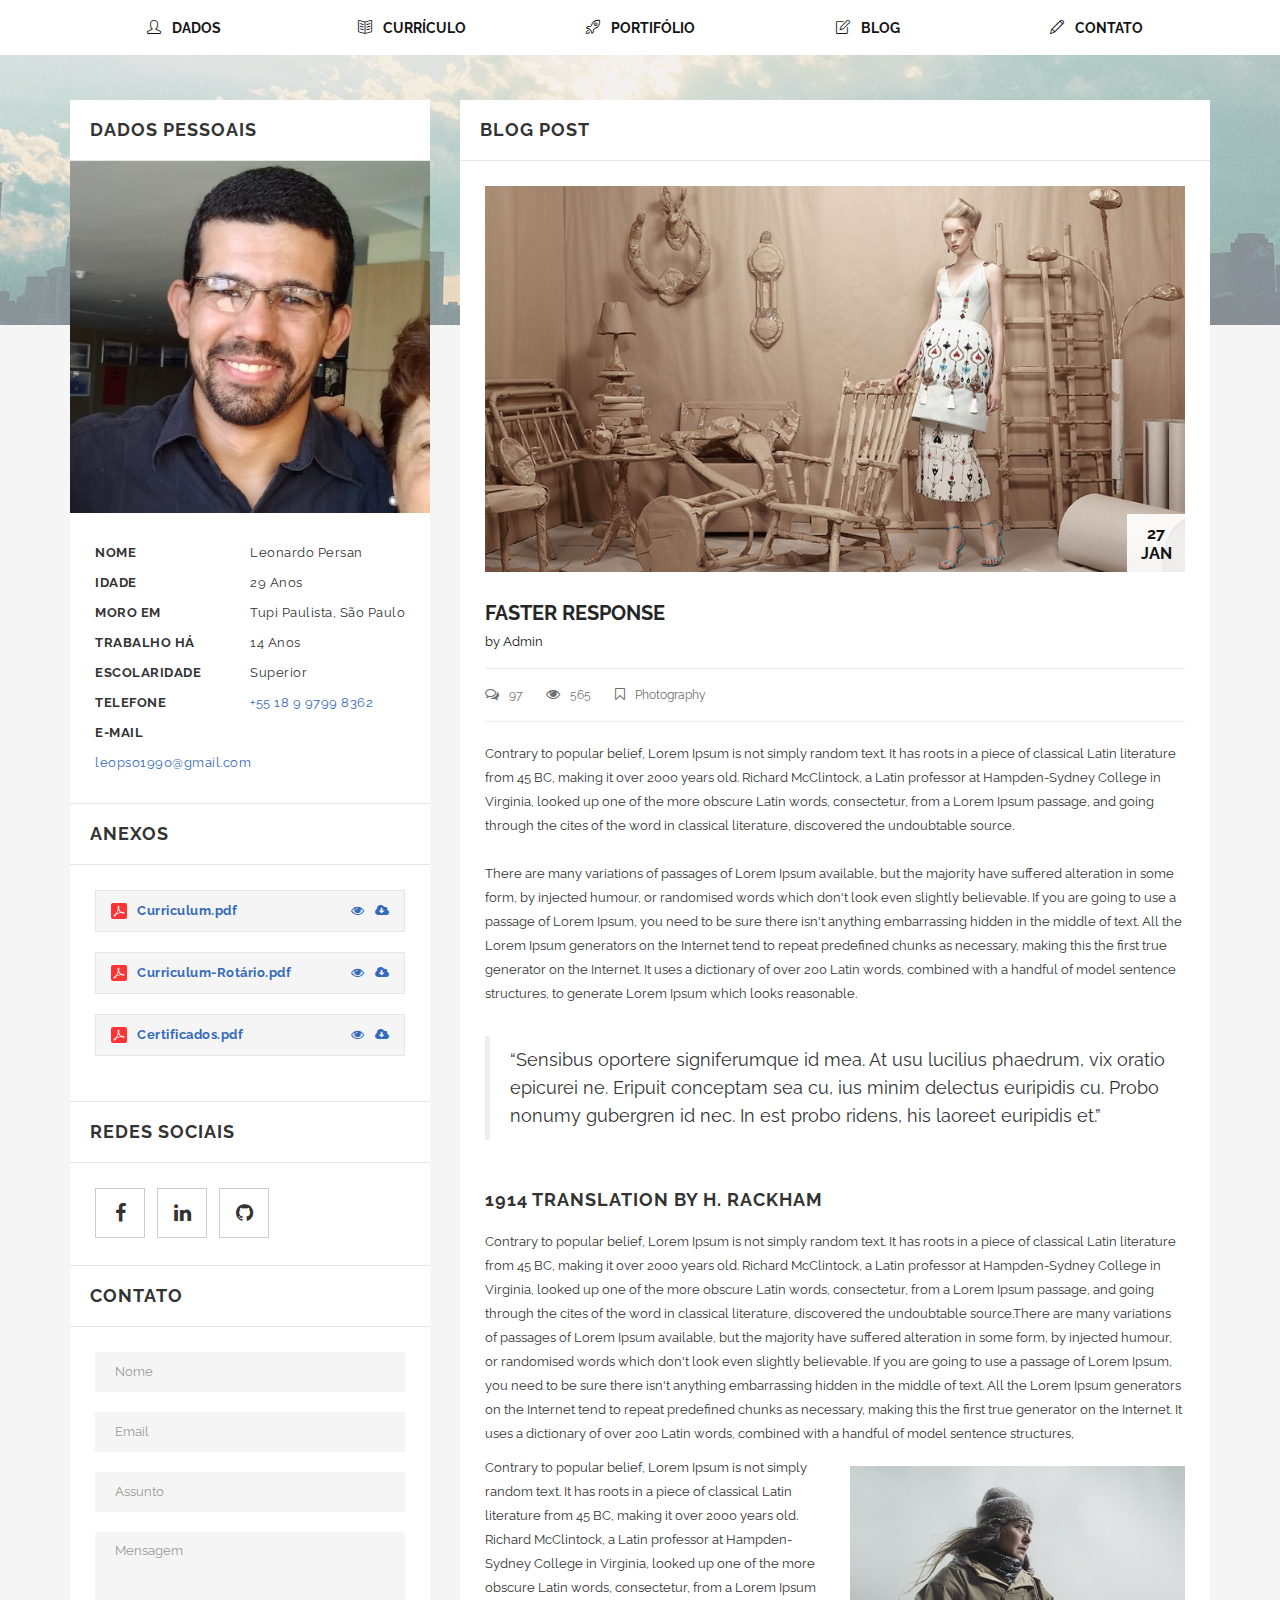
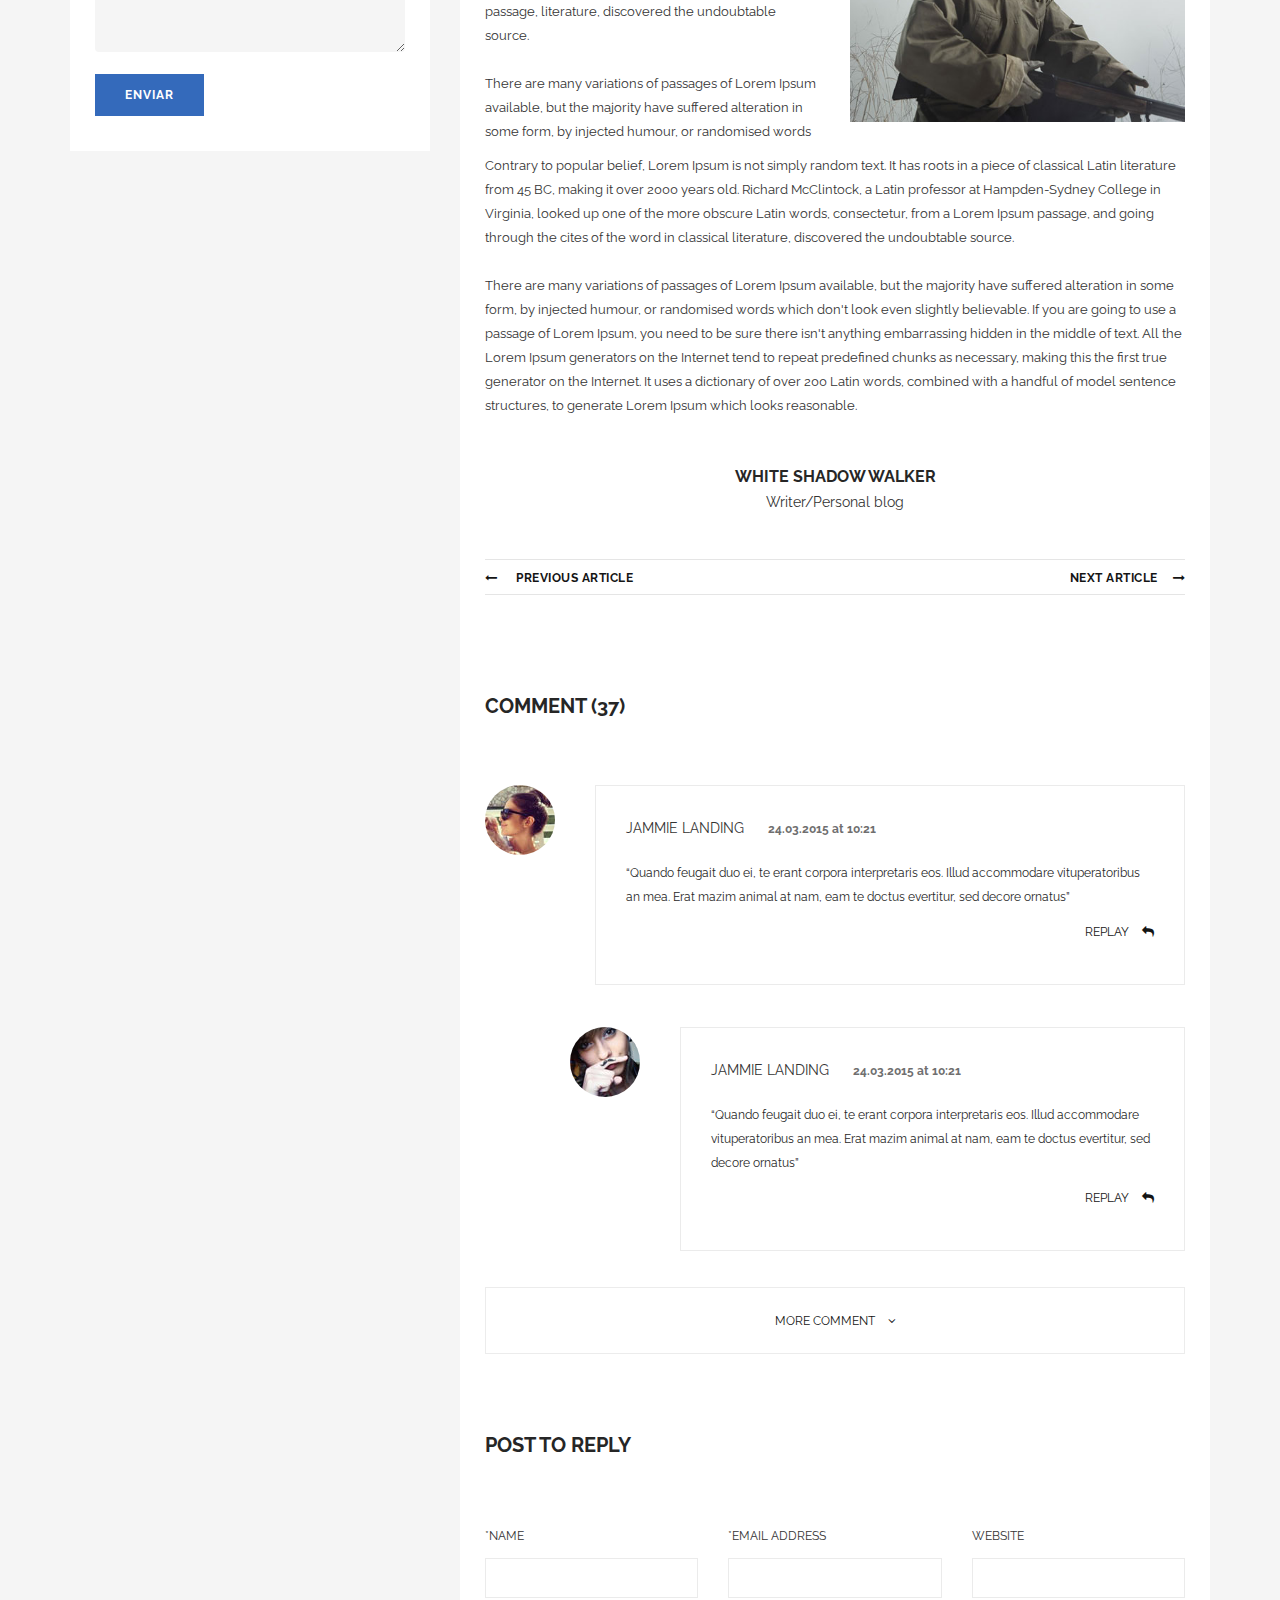
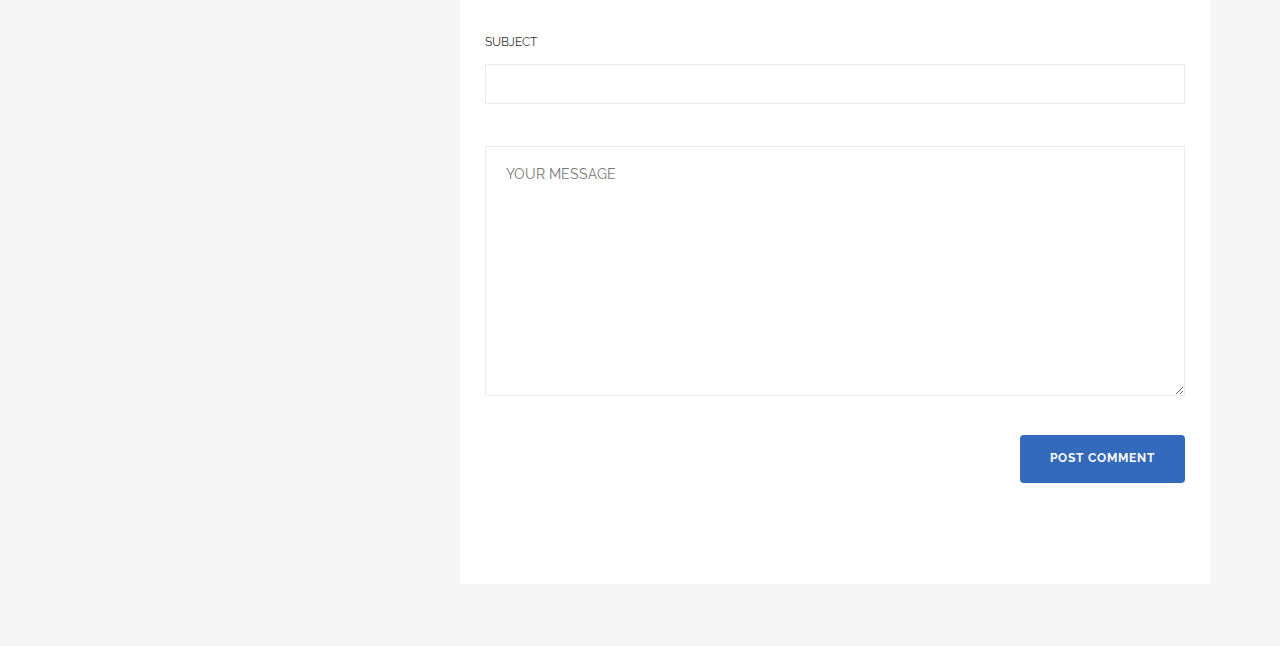
<file: blog-single.html>
<!doctype html>
<html class="no-js" lang="en">

<head>
	<meta name="viewport" content="width=device-width, initial-scale=1.0" />
	<meta http-equiv="content-type" content="text/html; charset=utf-8" />
	<meta name="author" content="M_Adnan" />
	<!-- Document Title -->
	<title>Resume / CV HTML5 Template</title>

	<!-- StyleSheets -->
	<link rel="stylesheet" href="css/ionicons.min.css">
	<link rel="stylesheet" href="css/bootstrap/bootstrap.min.css">
	<link rel="stylesheet" href="css/font-awesome.min.css">
	<link rel="stylesheet" href="css/main.css">
	<link rel="stylesheet" href="css/style.css">
	<link rel="stylesheet" href="css/responsive.css">

	<!-- FontsOnline -->
	<link href="https://fonts.googleapis.com/css?family=Raleway:100,200,300,400,500,600,700,800,900" rel="stylesheet">

	<!-- JavaScripts -->
	<script src="js/vendors/modernizr.js"></script>
	<!-- HTML5 Shim and Respond.js IE8 support of HTML5 elements and media queries -->
	<!-- WARNING: Respond.js doesn't work if you view the page via file:// -->
	<!--[if lt IE 9]>
		<script src="https://oss.maxcdn.com/html5shiv/3.7.2/html5shiv.min.js"></script>
		<script src="https://oss.maxcdn.com/respond/1.4.2/respond.min.js"></script>
		<![endif]-->
</head>

<body>
	<div id="wrap">
		<main class="cd-main-content">
			<div id="content" class="bg">
				<div class="resume">
					<div class="container">
						<nav>
							<button type="button" class="navbar-toggle collapsed" data-toggle="collapse" data-target="#nav-tabis" aria-expanded="false">
								<span class="tittle">MENU</span>
								<span class="fa fa-navicon icon-nav"></span>
							</button>
							<div class="collapse navbar-collapse" id="nav-tabis">
								<ul class="isop-filter nav nav-pills">
									<li role="presentation">
										<a href="index.html" aria>
											<i class="icon-user"></i> DADOS
										</a>
									</li>
									<li role="presentation">
										<a href="index.html#resume">
											<i class="icon-book-open"></i> CURRÍCULO
										</a>
									</li>
									<li role="presentation">
										<a href="index.html#portfolio">
											<i class="icon-rocket"></i> PORTIFÓLIO
										</a>
									</li>
									<li role="presentation">
										<a href="index.html#blog">
											<i class="icon-note"></i> BLOG
										</a>
									</li>
									<li role="presentation">
										<a href="index.html#contact">
											<i class="icon-pencil"></i> CONTATO
										</a>
									</li>
								</ul>
							</div>
						</nav>
						<div class="row">
							<div class="col-md-4">
								<div class="side-bar">
									<h5 class="tittle">Dados Pessoais</h5>
									<img src="images/foto.jpg" class="img-responsive" alt="">
									<ul class="personal-info">
										<li>
											<p> <span> Nome</span> Leonardo Persan </p>
										</li>
										<li>
											<p> <span> Idade</span> 29 Anos </p>
										</li>
										<li>
											<p> <span> Moro em</span> Tupi Paulista, São Paulo </p>
										</li>
										<li>
											<p> <span> Trabalho há </span> 14 Anos </p>
										</li>
										<li>
											<p> <span> Escolaridade</span> Superior </p>
										</li>
										<li>
											<p>
												<span> Telefone</span> 
												<a href="https://api.whatsapp.com/send?phone=5518997998362" target="_blank"> +55 18 9 9799 8362</a>
											</p>
										</li>
										<li>
											<p>
												<span> E-mail</span>
												<a href="mailto:leopso1990@gmail.com" target="_blank"> leopso1990@gmail.com</a>
											</p>
										</li>
									</ul>
									<h5 class="tittle">Anexos</h5>
									<div class="attach bor-btm padding-25">
										<ul>
											<li>
												<p>
													<img src="images/pdf-icon.jpg" alt=""> Curriculum.pdf
													<a target="_blank" href="https://drive.google.com/uc?id=1rheyhuBBEEgTrrWGnTfp0k0FOk8oJ10E&export=download"><i class="fa fa-cloud-download"></i></a>
													<a target="_blank" href="https://drive.google.com/file/d/1rheyhuBBEEgTrrWGnTfp0k0FOk8oJ10E/view?usp=sharing."><i class="fa fa-eye"></i></a>
												</p>
											</li>
											<li>
												<p>
													<img src="images/pdf-icon.jpg" alt=""> Curriculum-Rotário.pdf
													<a target="_blank" href="https://drive.google.com/uc?id=1n6zEjicVagBAqfIv1PKhgPmhsIgqxyLP&export=download"><i class="fa fa-cloud-download"></i></a>
													<a target="_blank" href="https://drive.google.com/file/d/1n6zEjicVagBAqfIv1PKhgPmhsIgqxyLP/view?usp=sharing"><i class="fa fa-eye"></i></a>
												</p>
											</li>
											<li>
												<p>
													<img src="images/pdf-icon.jpg" alt=""> Certificados.pdf
													<a target="_blank" href="https://drive.google.com/uc?id=1WMbIBWv69aDRhpI2F4I657zAuX9MAdiW&export=download"><i class="fa fa-cloud-download"></i></a>
													<a target="_blank" href="https://drive.google.com/file/d/1WMbIBWv69aDRhpI2F4I657zAuX9MAdiW/view?usp=sharing"><i class="fa fa-eye"></i></a>
												</p>
											</li>
										</ul>
									</div>
									<h5 class="tittle">Redes Sociais</h5>
									<div class="social-icon bor-btm padding-25">
										<ul>
											<li> <a target="_blank" href="https://www.facebook.com/leonardopersan"> <i class="fa fa-facebook"></i></a> </li>
											<li> <a target="_blank" href="https://www.linkedin.com/in/leonardopersan"> <i class="fa fa-linkedin"></i></a> </li>
											<li> <a target="_blank" href="https://github.com/leopersan"> <i class="fa fa-github"></i></a> </li>
										</ul>
									</div>
									<h5 class="tittle">Contato</h5>
									<div class="contact padding-25">
										<form role="form" id="contact_form" class="contact-form" action="mailto:leopso1990@gmail.com" target="_blank">
											<ul class="row">
												<li class="col-sm-12">
													<label>
														<input type="text" class="form-control" name="name" id="name" placeholder="Nome">
													</label>
												</li>
												<li class="col-sm-12">
													<label>
														<input type="text" class="form-control" name="email" id="email" placeholder="Email">
													</label>
												</li>
												<li class="col-sm-12">
													<label>
														<input type="text" class="form-control" name="subject" id="subject" placeholder="Assunto">
													</label>
												</li>
												<li class="col-sm-12">
													<label>
														<textarea class="form-control" name="body" id="body" rows="5" placeholder="Mensagem"></textarea>
													</label>
												</li>
												<li class="col-sm-12">
													<button type="submit" value="submit" id="btn_submit">Enviar</button>
												</li>
											</ul>
										</form>
									</div>
								</div>
							</div>
							<div class="col-md-8">
								<div class="inside-sec blog">
									<!-- BIO AND SKILLS -->
									<h5 class="tittle">BLOG POST</h5>

									<!-- Blog -->
									<article class="blog-post width-100 padding-25">
										<div class="post-img"> <img src="images/img-1.jpg" alt="">
											<span class="date-in">27 JAN</span>
										</div>

										<!-- BLOG DETAIL -->
										<h4 class="font-normal">Faster Response</h4>
										<span class="post-bt">by <span class="text-color-primary">Admin</span></span>
										<ul class="post-info">
											<li> <i class="fa fa-comments-o"></i>97 </li>
											<li> <i class="fa fa-eye"></i>565 </li>
											<li> <i class="fa fa-bookmark-o"></i>Photography </li>
											<li> </li>
										</ul>
										<p>Contrary to popular belief, Lorem Ipsum is not simply random text. It has
											roots in a piece of classical Latin literature from 45 BC, making it over
											2000 years old. Richard McClintock, a Latin professor at Hampden-Sydney
											College in Virginia, looked up one of the more obscure Latin words,
											consectetur, from a Lorem Ipsum passage, and going through the cites of the
											word in classical literature, discovered the undoubtable source.<br>
											<br>
											There are many variations of passages of Lorem Ipsum available, but the
											majority have suffered alteration in some form, by injected humour, or
											randomised words which don't look even slightly believable. If you are going
											to use a passage of Lorem Ipsum, you need to be sure there isn't anything
											embarrassing hidden in the middle of text. All the Lorem Ipsum generators on
											the Internet tend to repeat predefined chunks as necessary, making this the
											first true generator on the Internet. It uses a dictionary of over 200 Latin
											words, combined with a handful of model sentence structures, to generate
											Lorem Ipsum which looks reasonable. </p>
										<blockquote class="margin-top-30">“Sensibus oportere signiferumque id mea. At
											usu lucilius phaedrum, vix oratio epicurei ne. Eripuit conceptam sea cu, ius
											minim delectus euripidis cu. Probo nonumy gubergren id nec. In est probo
											ridens, his laoreet euripidis et.”</blockquote>
										<h5 class="margin-top-30 margin-bottom-0">1914 translation by H. Rackham</h5>
										<p>Contrary to popular belief, Lorem Ipsum is not simply random text. It has
											roots in a piece of classical Latin literature from 45 BC, making it over
											2000 years old. Richard McClintock, a Latin professor at Hampden-Sydney
											College in Virginia, looked up one of the more obscure Latin words,
											consectetur, from a Lorem Ipsum passage, and going through the cites of the
											word in classical literature, discovered the undoubtable source.There are
											many variations of passages of Lorem Ipsum available, but the majority have
											suffered alteration in some form, by injected humour, or randomised words
											which don't look even slightly believable. If you are going to use a passage
											of Lorem Ipsum, you need to be sure there isn't anything embarrassing hidden
											in the middle of text. All the Lorem Ipsum generators on the Internet tend
											to repeat predefined chunks as necessary, making this the first true
											generator on the Internet. It uses a dictionary of over 200 Latin words,
											combined with a handful of model sentence structures,</p>
										<div class="row">
											<div class="col-md-6">
												<p>Contrary to popular belief, Lorem Ipsum is not simply random text. It
													has roots in a piece of classical Latin literature from 45 BC,
													making it over 2000 years old. Richard McClintock, a Latin professor
													at Hampden-Sydney College in Virginia, looked up one of the more
													obscure Latin words, consectetur, from a Lorem Ipsum passage,
													literature, discovered the undoubtable source. <br>
													<br>
													There are many variations of passages of Lorem Ipsum available, but
													the majority have suffered alteration in some form, by injected
													humour, or randomised words </p>
											</div>
											<div class="col-md-6"><img class="img-responsive margin-top-10"
													src="images/post-img.jpg" alt=""></div>
										</div>
										<p>Contrary to popular belief, Lorem Ipsum is not simply random text. It has
											roots in a piece of classical Latin literature from 45 BC, making it over
											2000 years old. Richard McClintock, a Latin professor at Hampden-Sydney
											College in Virginia, looked up one of the more obscure Latin words,
											consectetur, from a Lorem Ipsum passage, and going through the cites of the
											word in classical literature, discovered the undoubtable source.<br>
											<br>
											There are many variations of passages of Lorem Ipsum available, but the
											majority have suffered alteration in some form, by injected humour, or
											randomised words which don't look even slightly believable. If you are going
											to use a passage of Lorem Ipsum, you need to be sure there isn't anything
											embarrassing hidden in the middle of text. All the Lorem Ipsum generators on
											the Internet tend to repeat predefined chunks as necessary, making this the
											first true generator on the Internet. It uses a dictionary of over 200 Latin
											words, combined with a handful of model sentence structures, to generate
											Lorem Ipsum which looks reasonable. </p>
										<div class="auther-name text-center margin-top-50">
											<h6 class="font-12px margin-top-20 margin-bottom-10">WHITE SHADOW WALKER
											</h6>
											<span class="font-16px font-crimson font-italic">Writer/Personal blog</span>
										</div>



										<div class="next-prev">
											<div class="row">
												<div class="col-md-6 text-left"><a href="blog-single.html#."
														class="font-16px font-crimson text-uppercase"><i
															class="fa fa-long-arrow-left margin-right-15"></i> PREVIOUS
														Article</a></div>
												<div class="col-md-6 text-right"><a href="blog-single.html#."
														class="font-16px font-crimson text-uppercase">Next Article<i
															class="fa fa-long-arrow-right margin-left-15"></i></a></div>
											</div>
										</div>


										<div class="comments">

											<!-- Main Heading -->
											<div class="heading-side-bar margin-bottom-50 margin-top-100">
												<h4>Comment (37)</h4>
											</div>
											<ul>

												<!-- Comments -->
												<li class="margin-bottom-30">
													<div class="media">
														<div class="media-left">
															<div class="avatar"><img src="images/avatar-1.jpg" alt="">
															</div>
														</div>
														<div class="media-body">
															<div class="a-com"> <span
																	class="a-name text-color-primary">JAMMIE LANDING
																</span><span class="date">24.03.2015 at 10:21</span>
																<p class="margin-top-20">“Quando feugait duo ei, te
																	erant corpora interpretaris eos. Illud accommodare
																	vituperatoribus an mea. Erat mazim animal
																	at nam, eam te doctus evertitur, sed decore ornatus”
																</p>
																<a href="blog-single.html#." class="text-right"> REPLAY
																	<i class="fa fa-reply"></i></a>
															</div>
														</div>
													</div>
												</li>

												<!-- Comments Replay -->
												<li class="com-reply">
													<div class="media">
														<div class="media-left">
															<div class="avatar"><img src="images/avatar-2.jpg" alt="">
															</div>
														</div>
														<div class="media-body">
															<div class="a-com"> <span class="a-name ">JAMMIE LANDING
																</span><span class="date">24.03.2015 at 10:21</span>
																<p class="margin-top-20">“Quando feugait duo ei, te
																	erant corpora interpretaris eos. Illud accommodare
																	vituperatoribus an mea. Erat mazim animal
																	at nam, eam te doctus evertitur, sed decore ornatus”
																</p>
																<a href="blog-single.html#." class="text-right"> REPLAY
																	<i class="fa fa-reply"></i></a>
															</div>
														</div>
													</div>
												</li>
												<li class="text-center more-comments"><a href="blog-single.html#.">MORE
														COMMENT <i class="fa fa-angle-down"></i></a></li>
											</ul>

											<!-- Comments Form -->
											<div class="comment-form">
												<!-- Main Heading -->
												<div class="heading-side-bar margin-bottom-50 margin-top-80">
													<h4>Post to Reply</h4>
												</div>
												<form>
													<ul class="row">
														<li class="col-sm-4">
															<label>*NAME
																<input class="form-control" type="text" placeholder="">
															</label>
														</li>
														<li class="col-sm-4">
															<label>*EMAIL ADDRESS
																<input class="form-control" type="text" placeholder="">
															</label>
														</li>
														<li class="col-sm-4">
															<label> WEBSITE
																<input class="form-control" type="text" placeholder="">
															</label>
														</li>
														<li class="col-sm-12">
															<label> SUBJECT
																<input class="form-control" type="text" placeholder="">
															</label>
														</li>
														<li class="col-sm-12">
															<textarea placeholder="YOUR MESSAGE"></textarea>
														</li>
														<li class="col-sm-12">
															<button type="submit" class="btn btn-dark">POST COMMENT
															</button>
														</li>
													</ul>
												</form>
											</div>
										</div>


									</article>
								</div>
							</div>
						</div>
					</div>
				</div>
			</div>

		</main>
		<!-- End Content -->

		<!-- Footer -->
		<footer class="footer">
			<div class="rights">
				<p>© Copyright 2016 MotiCV. All right reserved.</p>
			</div>
		</footer>
		<!-- End Footer -->

	</div>
	<!-- End Page Wrapper -->

	<!-- JavaScripts -->
	<script src="js/vendors/jquery/jquery.min.js"></script>
	<script src="js/vendors/bootstrap.min.js"></script>
	<script src="js/vendors/owl.carousel.min.js"></script>
	<script src="js/vendors/jquery.isotope.min.js"></script>
	<script src="js/main.js"></script>
</body>

</html>
</file>
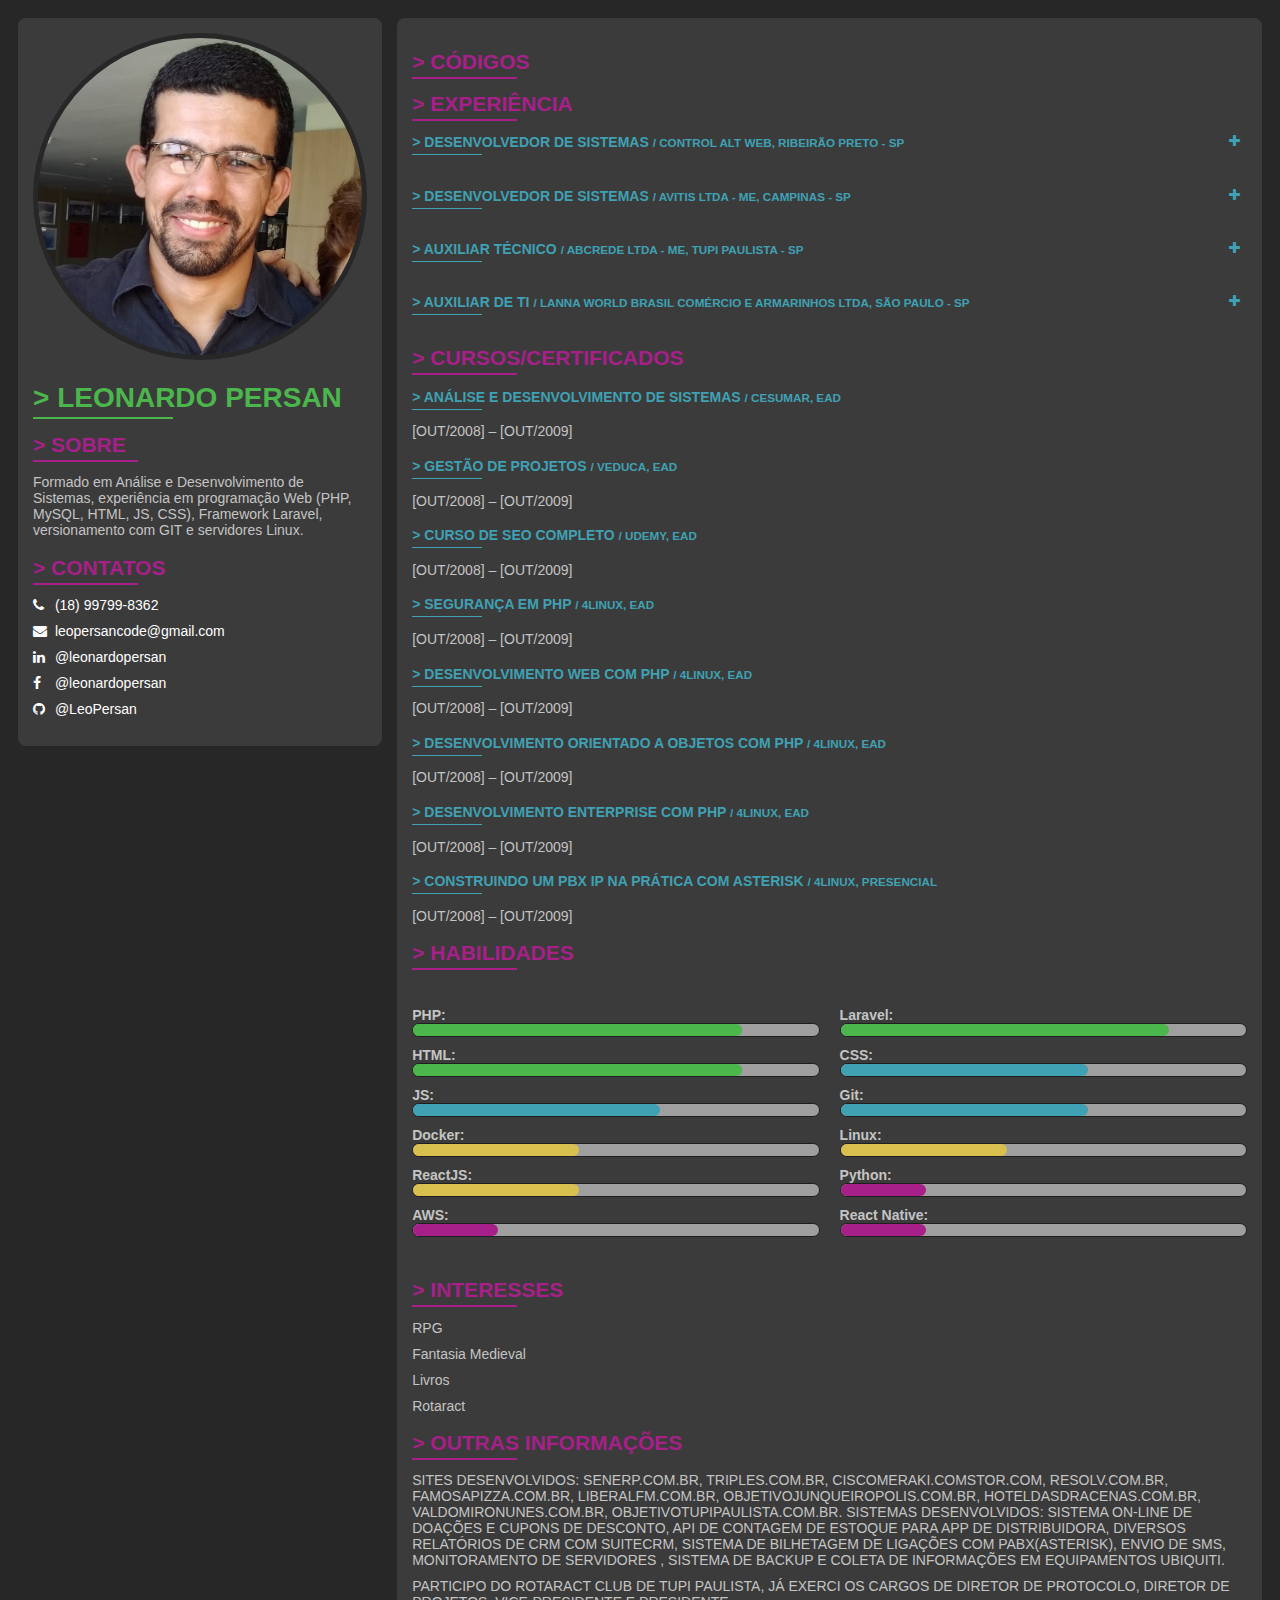
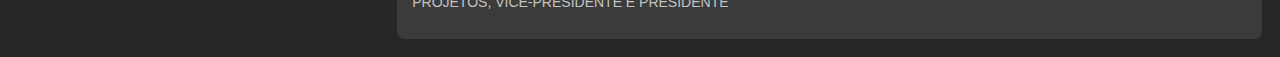
<file: index.old.html>
<!doctype html>
<html>

<head>
    <title>Leonardo Persan</title>
    <!-- Required meta tags -->
    <meta>
    <meta content="width=device-width, initial-scale=1, shrink-to-fit=no">

    <!-- Font Awesome -->
    <link href="https://stackpath.bootstrapcdn.com/font-awesome/4.7.0/css/font-awesome.min.css" rel="stylesheet" integrity="sha384-wvfXpqpZZVQGK6TAh5PVlGOfQNHSoD2xbE+QkPxCAFlNEevoEH3Sl0sibVcOQVnN" crossorigin="anonymous">
    <style>
        * {
            padding: 0;
            outline: 0;
            box-sizing: border-box;
        }

        body {
            background: #272727;
            font: 400 14px Roboto, sans-serif;
            -webkit-font-smoothing: antialiased;
            color: #c4c4c4;
        }

        body > * {
            width: 100%;
            padding: 10px;
        }

        a {
            color: #ffffff;
            text-decoration: none;
        }

        input, button, textarea {
            font: 400 14px Roboto, sans-serif;
        }

        button {
            cursor: pointer;
        }

        ul {
            list-style: none;
        }

        li {
            margin: 10px 0;
        }

        img {
            width: 100%;
        }

        h1,h2,h3,h4,h5,h6 {
            text-transform: uppercase;
            position: relative;
            padding-left: 0.9em;
        }

        h1::before,h2::before,h3::before,h4::before,h5::before,h6::before {
            content: '> ';
            margin-left: -0.9em;
        }

        h1::after,h2::after,h3::after,h4::after,h5::after,h6::after {
            content: " ";
            position: absolute;
            bottom: -5px;
            left: 0;
            height: 0;
            width: 5em;
            border-bottom: 0.1em solid;
        }

        h1 {
            color: #4bb64b;
            border-color: #4bb64b;
        }

        h2 {
            color: #a72089;
            border-color: #a72089;
        }

        h3 {
            color: #d8bf4e;
            border-color: #d8bf4e;
        }

        h4 {
            color: #3fa1b3;
            border-color: #3fa1b3;
        }

        .row {
            margin: 0 -10px;
        }

        .row > * {
            width: 100%;
            padding: 0 10px;
        }

        .fa {
            width: 18px;
        }

        .thumbnail {
            padding: 5px;
            background-color: #272727;
        }

        .rounded {
            border-radius: 50%;
        }

        .progress {
            width: 100%;
            height: 1em;
            border: 1px solid #1f1f1f;
            border-radius: 10px;
            background-color: #9f9f9f;
        }

        .progress > div {
            border-radius: 10px;
            background-color: #ffffff;
            height: 100%;
        }

        .collapse-link .fa {
            float: right;
        }
        .collapse-link .fa::before {
            content: "\f067";
        }

        .collapse.active .collapse-link .fa::before {
            content: '\f068';
        }

        .collapse-content {
            overflow: hidden;
            max-height: 0;
            transition: max-height 0.2s ease-in-out;
        }

        #about > div {
            background-color:#3b3b3b;
            padding: 15px;
            border-radius: 8px;
        }

        #data > div {
            background-color:#3b3b3b;
            padding: 15px;
            border-radius: 8px;
        }

        @media (min-width: 992px){

            body {
                display: flex;
            }

            .row {
                display: flex;
            }

            #about {
                width: 30%;
                position: fixed;
            }


            #data {
                width: 70%;
                margin-left: 30%;
            }
        }
    </style>
</head>

<body>
    <div id="about">
        <div>
            <!-- Foto -->
            <div>
                <img class="thumbnail rounded" src="images/foto.jpg">
            </div>
            <!-- Nome -->
            <h1>Leonardo Persan</h1>
            <!-- Sobre -->
            <h2>Sobre</h2>
            <p>
                Formado em Análise e Desenvolvimento de Sistemas, experiência em programação Web (PHP, MySQL, HTML,
                JS, CSS),
                Framework Laravel, versionamento com GIT e servidores Linux.
            </p>
            <!-- Contato -->
            <h2>Contatos</h2>
            <ul>
                <li>
                    <a href="https://api.whatsapp.com/send?phone=5518997998362">
                        <strong><i class="fa fa-phone" aria-hidden="true"></i></strong>
                        (18) 99799-8362
                    </a>
                </li>
                <li>
                    <a href="mailto:leopersancode@gmail.com">
                        <strong><i class="fa fa-envelope" aria-hidden="true"></i></strong>
                        leopersancode@gmail.com
                    </a>
                </li>
                <li>
                    <a href="https://www.linkedin.com/in/leonardopersan/">
                        <strong><i class="fa fa-linkedin" aria-hidden="true"></i></strong>
                        @leonardopersan
                    </a>
                </li>
                <li>
                    <a href="https://www.facebook.com/leonardopersan">
                        <strong><i class="fa fa-facebook" aria-hidden="true"></i></strong>
                        @leonardopersan
                    </a>
                </li>
                <li>
                    <a href="https://github.com/LeoPersan">
                        <strong><i class="fa fa-github" aria-hidden="true"></i></strong>
                        @LeoPersan
                    </a>
                </li>
            </ul>
        </div>
    </div>
    <div id="data">
        <div>
            <div>
                <!-- Códigos -->
                <h2>Códigos</h2>
            </div>
            <div>
                <!-- Experiência -->
                <h2>Experiência</h2>
                <div>
                    <div class="collapse">
                        <div>
                            <a class="collapse-link" href="#ControlAltWebContent">
                                <h4>
                                    Desenvolvedor de Sistemas <small> / Control Alt Web, Ribeirão Preto - SP</small>
                                    <i class="fa" aria-hidden="true"></i>
                                </h4>
                            </a>
                        </div>
                        <div id="ControlAltWebContent" class="collapse-content">
                            <div>
                                <span>[ABR/2017] – [ATUAL]</span> - Desenvolvendo de sites institucionais e sistemas de controle interno, utilizando Framework Laravel.
                            </div>
                        </div>
                    </div>
                    <div class="collapse">
                        <div>
                            <a class="collapse-link" href="#Avitis">
                                <h4>
                                    Desenvolvedor de Sistemas <small> / Avitis LTDA - ME, Campinas - SP</small>
                                    <i class="fa" aria-hidden="true"></i>
                                </h4>
                            </a>
                        </div>
                        <div id="Avitis" class="collapse-content">
                            <div>
                                <span>[SET/2017] - [OUT/2018]</span> - Desenvolvedor com foco em CRM, utilizando Framework Laravel e CMS SuiteCRM.
                            </div>
                        </div>
                    </div>
                    <div class="collapse">
                        <div>
                            <a class="collapse-link" href="#abcRede">
                                <h4>
                                    Auxiliar Técnico <small> / abcRede LTDA - ME, Tupi Paulista - SP</small>
                                    <i class="fa" aria-hidden="true"></i>
                                </h4>
                            </a>
                        </div>
                        <div id="abcRede" class="collapse-content">
                            <div>
                                <span>[Nov/2010] - [SET/2017]</span> - Inicialmente instalando e prestando suporte de internet em clientes, equipamento Ubiquiti, posteriormente desenvolvendo sistemas web, PHP+MySQL, com experiência em servidores Linux e Shell Script.
                            </div>
                        </div>
                    </div>
                    <div class="collapse">
                        <div>
                            <a class="collapse-link" href="#Lanna">
                                <h4>
                                    Auxiliar de TI <small> / Lanna World Brasil Comércio e Armarinhos LTDA, São Paulo - SP</small>
                                    <i class="fa" aria-hidden="true"></i>
                                </h4>
                            </a>
                        </div>
                        <div id="Lanna" class="collapse-content">
                            <div>
                                <span>[OUT/2008] – [OUT/2009]</span> - Manutenção de computadores, impressoras, rede e
                                auxílio na administração de sistema, desenvolvido em Delphi.
                            </div>
                        </div>
                    </div>
                </div>
            </div>
            <div>
                <!-- Cursos/Certificados -->
                <h2>Cursos/Certificados</h2>
                <ul>
                    <li>
                        <h4>
                            Análise e Desenvolvimento de Sistemas <small> / Cesumar, EAD</small>
                        </h4>
                        <p>
                            <span>[OUT/2008] – [OUT/2009]</span>
                        </p>
                    </li>
                    <li>
                        <h4>
                            Gestão de Projetos <small> / Veduca, EAD</small>
                        </h4>
                        <p>
                            <span>[OUT/2008] – [OUT/2009]</span>
                        </p>
                    </li>
                    <li>
                        <h4>
                            Curso de SEO Completo <small> / Udemy, EAD</small>
                        </h4>
                        <p>
                            <span>[OUT/2008] – [OUT/2009]</span>
                        </p>
                    </li>
                    <li>
                        <h4>
                            Segurança em PHP <small> / 4Linux, EAD</small>
                        </h4>
                        <p>
                            <span>[OUT/2008] – [OUT/2009]</span>
                        </p>
                    </li>
                    <li>
                        <h4>
                            Desenvolvimento Web com PHP <small> / 4Linux, EAD</small>
                        </h4>
                        <p>
                            <span>[OUT/2008] – [OUT/2009]</span>
                        </p>
                    </li>
                    <li>
                        <h4>
                            Desenvolvimento Orientado a objetos com PHP <small> / 4Linux, EAD</small>
                        </h4>
                        <p>
                            <span>[OUT/2008] – [OUT/2009]</span>
                        </p>
                    </li>
                    <li>
                        <h4>
                            Desenvolvimento Enterprise com PHP <small> / 4Linux, EAD</small>
                        </h4>
                        <p>
                            <span>[OUT/2008] – [OUT/2009]</span>
                        </p>
                    </li>
                    <li>
                        <h4>
                            Construindo um PBX IP na prática com Asterisk <small> / 4Linux, Presencial</small>
                        </h4>
                        <p>
                            <span>[OUT/2008] – [OUT/2009]</span>
                        </p>
                    </li>
                </ul>
            </div>
            <!-- Habilidades -->
            <div>
                <h2>Habilidades</h2>
                <div class="row">
                    <ul>
                        <li>
                            <strong>PHP:</strong>
                            <div class="progress">
                                <div progress="81" class="bar"></div>
                            </div>
                        </li>
                        <li>
                            <strong>HTML:</strong>
                            <div class="progress">
                                <div progress="81" class="bar"></div>
                            </div>
                        </li>
                        <li>
                            <strong>JS:</strong>
                            <div class="progress">
                                <div progress="61" class="bar"></div>
                            </div>
                        </li>
                        <li>
                            <strong>Docker:</strong>
                            <div class="progress">
                                <div progress="41" class="bar"></div>
                            </div>
                        </li>
                        <li>
                            <strong>ReactJS:</strong>
                            <div class="progress">
                                <div progress="41" class="bar"></div>
                            </div>
                        </li>
                        <li>
                            <strong>AWS:</strong>
                            <div class="progress">
                                <div progress="21" class="bar"></div>
                            </div>
                        </li>
                    </ul>
                    <ul>
                        <li>
                            <strong>Laravel:</strong>
                            <div class="progress">
                                <div progress="81" class="bar"></div>
                            </div>
                        </li>
                        <li>
                            <strong>CSS:</strong>
                            <div class="progress">
                                <div progress="61" class="bar"></div>
                            </div>
                        </li>
                        <li>
                            <strong>Git:</strong>
                            <div class="progress">
                                <div progress="61" class="bar"></div>
                            </div>
                        </li>
                        <li>
                            <strong>Linux:</strong>
                            <div class="progress">
                                <div progress="41" class="bar"></div>
                            </div>
                        </li>
                        <li>
                            <strong>Python:</strong>
                            <div class="progress">
                                <div progress="21" class="bar"></div>
                            </div>
                        </li>
                        <li>
                            <strong>React Native:</strong>
                            <div class="progress">
                                <div progress="21" class="bar"></div>
                            </div>
                        </li>
                    </ul>
                </div>
            </div>
            <div>
                <!-- Interesses -->
                <h2>Interesses</h2>
                <ul>
                    <li>RPG</li>
                    <li>Fantasia Medieval</li>
                    <li>Livros</li>
                    <li>Rotaract</li>
                </ul>
            </div>
            <div>
                <!-- Interesses -->
                <h2>Outras Informações</h2>
                <ul>
                    <li>SITES DESENVOLVIDOS: SENERP.COM.BR, TRIPLES.COM.BR, CISCOMERAKI.COMSTOR.COM, RESOLV.COM.BR,
                        FAMOSAPIZZA.COM.BR, LIBERALFM.COM.BR, OBJETIVOJUNQUEIROPOLIS.COM.BR, HOTELDASDRACENAS.COM.BR,
                        VALDOMIRONUNES.COM.BR, OBJETIVOTUPIPAULISTA.COM.BR. SISTEMAS DESENVOLVIDOS: SISTEMA ON-LINE DE
                        DOAÇÕES E CUPONS DE DESCONTO, API DE CONTAGEM DE ESTOQUE PARA APP DE DISTRIBUIDORA, DIVERSOS
                        RELATÓRIOS DE CRM COM SUITECRM, SISTEMA DE BILHETAGEM DE LIGAÇÕES COM PABX(ASTERISK), ENVIO DE
                        SMS, MONITORAMENTO DE SERVIDORES , SISTEMA DE BACKUP E COLETA DE INFORMAÇÕES EM EQUIPAMENTOS
                        UBIQUITI.</li>
                    <li>PARTICIPO DO ROTARACT CLUB DE TUPI PAULISTA, JÁ EXERCI OS CARGOS DE DIRETOR DE PROTOCOLO,
                        DIRETOR DE PROJETOS, VICE-PRESIDENTE E PRESIDENTE</li>
                </ul>
            </div>
        </div>
    </div>
    <script>
        let collapses = document.querySelectorAll('.collapse');
        collapses.forEach(function (collapse) {
            let link = collapse.querySelector('.collapse-link');
            let content = collapse.querySelector('.collapse-content');
            link.addEventListener('click',function (e) {
                e.preventDefault();
                if (collapse.classList.contains('active')) {
                    collapse.classList.remove('active');
                    content.style.maxHeight = 0;
                } else {
                    collapse.classList.add('active');
                    content.style.maxHeight = content.scrollHeight+'px';
                }
            });
        });
        let progresses = document.querySelectorAll('.progress');
        progresses.forEach(function (progress) {
            let bar = progress.querySelector('.bar');
            let percentual = bar.attributes.progress.value;
            bar.style.width = percentual+'%';
            if (percentual > 80) {
                bar.style.backgroundColor = '#4bb64b';
            } else if (percentual > 60) {
                bar.style.backgroundColor = '#3fa1b3';
            } else if (percentual > 40) {
                bar.style.backgroundColor = '#d8bf4e';
            } else if (percentual > 20) {
                bar.style.backgroundColor = '#a72089';
            } else {
                bar.style.backgroundColor = '#FF0000';
            }
        });
    </script>
</body>

</html>
</file>
<file: css/main.css>
/*=======================================================
			Page Loader
========================================================*/
.hom-slie{
	position:absolute !important;
}
/*=======================================================
			Page Loader
========================================================*/
#loader {
	position: fixed;
	top: 0;
	left: 0;
	height: 100%;
	width: 100%;
	background: rgba(255,255,255,1);
	z-index: 999999;
	opacity: 1;
	text-align:center;
}
.loading {
	-webkit-align-self: center;
	-ms-flex-item-align: center;
	align-self: center;
	width:100px;
	margin:0 auto;
	margin-top:25px;
	position: relative;
	text-indent: -9999em;
}
#loader p{
	font-style:italic;
	margin-top:20px;
}
.ball {
	border-radius: 50%;
	background: #eeb013;
	width: 10px;
	height: 10px;
	position: absolute;

	-webkit-animation: loading 1.2s linear infinite;
	animation: loading 1.2s linear infinite;
}
.ball:nth-of-type(2) {
	-webkit-animation-delay: 0.4s;
	animation-delay: 0.4s;
}
.ball:nth-of-type(3) {
	-webkit-animation-delay: 0.8s;
	animation-delay: 0.8s;
}
 @-webkit-keyframes loading {
 0% {
 opacity: 0;
 -webkit-transform: scale(0.5);
 transform: scale(0.5);
}
 20% {
 opacity: 1;
 -webkit-transform: scale(1);
 transform: scale(1);
}
 40% {
 -webkit-transform: translate3d(33px, 0, 0);
 transform: translate3d(33px, 0, 0);
}
 60% {
 -webkit-transform: translate3d(66px, 0, 0);
 transform: translate3d(66px, 0, 0);
}
 80% {
 -webkit-transform: translate3d(99px, 0, 0);
 transform: translate3d(99px, 0, 0);
 opacity: 1;
}
 100% {
 -webkit-transform: translate3d(99px, 0, 0) scale(0.5);
 transform: translate3d(99px, 0, 0) scale(0.5);
 opacity: 0;
}
}
 @keyframes loading {
 0% {
 opacity: 0;
 -webkit-transform: scale(0.5);
 transform: scale(0.5);
}
 20% {
 opacity: 1;
 -webkit-transform: scale(1);
 transform: scale(1);
}
 40% {
 -webkit-transform: translate3d(33px, 0, 0);
 transform: translate3d(33px, 0, 0);
}
 60% {
 -webkit-transform: translate3d(66px, 0, 0);
 transform: translate3d(66px, 0, 0);
}
 80% {
 -webkit-transform: translate3d(99px, 0, 0);
 transform: translate3d(99px, 0, 0);
 opacity: 1;
}
 100% {
 -webkit-transform: translate3d(99px, 0, 0) scale(0.5);
 transform: translate3d(99px, 0, 0) scale(0.5);
 opacity: 0;
}
}

.ownmenu{padding:0;margin:0;float:right;list-style:none;}
.ownmenu li{display:inline-block;float:left;}
.ownmenu a{-o-transition:all .3s linear;-webkit-transition:all .3s linear;-moz-transition:all .3s linear;transition:all .3s linear;outline:none;z-index:10;}
.ownmenu li{}
.ownmenu ul.dropdown, .ownmenu ul.dropdown li ul.dropdown{list-style:none;margin:0;padding:0;display:none;position:absolute;z-index:99;padding-left:0px;width:250px;background:none;padding:5px 0px; margin-top:-5px;}
.ownmenu ul.dropdown li ul.dropdown{left:100%;top:inherit;background:#272727;}
header nav .ownmenu ul.dropdown .indicator{display:block;left:0px;margin-left:0px;}
.ownmenu ul.dropdown li{clear:both;width:100%;}
.ownmenu ul.dropdown li a{width:100%;padding:12px 24px 12px;display:inline-block;float:left;clear:both;text-decoration:none;color:#999;box-sizing:border-box;-moz-box-sizing:border-box;-webkit-box-sizing:border-box;}
.ownmenu ul.dropdown li:hover > a{color:#fff !important;}
.ownmenu ul.dropdown li ul.dropdown.left{left:auto;right:100%;}
.ownmenu .indicator{position:relative;right:5px;font-size:14px;float:right;}
.ownmenu ul li .indicator{font-size:12px;top:-1px;left:10px;}
.ownmenu ul.dropdown{top:54px;}
.ownmenu > li > .megamenu{top:54px;}
.ownmenu > li > .megamenu{position:absolute;display:none;background:#fff;width:25%;font-size:12px;color:#999;z-index:99;padding:0 0px;-webkit-box-sizing:border-box;-moz-box-sizing:border-box;box-sizing:border-box;}
.ownmenu li > .megamenu ul{margin:0px;float:left;padding:0;display:block;position:relative; width:100%;}
.ownmenu li > .megamenu ul li{width:100%;padding:0px;}
.ownmenu li > .megamenu ul li.title{margin:0 0 8px;padding:0 0 5px;font-size:14px;border-bottom:solid 1px #666;}
.ownmenu li > .megamenu h5{width:100%;margin:0;padding:0;}
.ownmenu li > .megamenu a{color:#999;text-decoration:none;font-size:12px;-webkit-transition:color 0.3s linear;-moz-transition:color 0.3s linear;-o-transition:color 0.3s linear;transition:color 0.3s linear;}
.ownmenu li > .megamenu a:hover{color:#dedede;}
.ownmenu .megamenu img{width:100%;-webkit-transition:border 0.3s linear;-moz-transition:border 0.3s linear;-o-transition:border 0.3s linear;transition:border 0.3s linear;}
.ownmenu > li.fix-sub > .megamenu, .ownmenu > li.fix-sub > .megamenu.half-width, .ownmenu > li.fix-sub > .dropdown{}
.ownmenu > li > .megamenu.half-width{width:50%;}
.ownmenu > li > .megamenu.full-width{width:100%;left:0;text-align:left;}
.ownmenu li > .megamenu form{width:100%;}
.ownmenu li > .megamenu form input[type="text"], .ownmenu li > .megamenu form textarea{padding:5px;color:#999;background:#444;font-size:14px;border:solid 1px transparent;outline:none;-webkit-box-sizing:border-box;-moz-box-sizing:border-box;box-sizing:border-box;-webkit-transition:border 0.3s linear;-moz-transition:border 0.3s linear;-o-transition:border 0.3s linear;transition:border 0.3s linear;}
.ownmenu li > .megamenu form input[type="text"]:focus, .ownmenu li > .megamenu form textarea:focus{border-color:#e0e0e0;}
.ownmenu li > .megamenu form input[type="text"]{width:100%;margin-top:10px;}
.ownmenu li > .megamenu form textarea{width:100%;margin-top:10px;}
.ownmenu li > .megamenu form input[type="submit"]{width:25%;float:right;height:30px;margin-top:10px;border:none;cursor:pointer;background:#444;color:#777;-webkit-transition:background 0.3s linear;-moz-transition:background 0.3s linear;-o-transition:background 0.3s linear;transition:background 0.3s linear;}
.ownmenu li > .megamenu form input[type="submit"]:hover{background:#e0e0e0;color:#555;}
.megamenu .row{}
.ownmenu > li.right{float:right;}
.ownmenu > li.right > .megamenu, .ownmenu > li.right > .megamenu.half-width, .ownmenu > li.right > .dropdown{right:0;}
.ownmenu > li.jsright{float:right;}
.ownmenu > li.jsright.last > .megamenu, .ownmenu > li.jsright.last > .megamenu.half-width, .ownmenu > li.jsright.last > .dropdown{right:0;}
.ownmenu > li > a > i{line-height:23px !important;margin-right:6px;font-size:18px;float:left;}
.ownmenu > li.showhide{display:none;width:100%;height:50px;cursor:pointer;color:#999;}
.ownmenu > li.showhide span.title{margin:15px 0 0 25px;float:left;}
.ownmenu > li.showhide span.icon{margin:17px 20px;float:right;}
.ownmenu > li.showhide .icon em{margin-bottom:3px;display:block;width:20px;height:2px;background:#999;}
@media (max-width:767px){.ownmenu > li{display:block;width:100%;box-sizing:border-box;-moz-box-sizing:border-box;-webkit-box-sizing:border-box;}
.ownmenu > li > a{padding:15px 25px;}
.ownmenu a{width:100%;box-sizing:border-box;-moz-box-sizing:border-box;-webkit-box-sizing:border-box;}
.ownmenu ul.dropdown, .ownmenu ul.dropdown li ul.dropdown{width:100% !important;left:0;position:static !important;border:none;box-sizing:border-box;-moz-box-sizing:border-box;-webkit-box-sizing:border-box;}
.ownmenu ul.dropdown li{border:none;}
.ownmenu ul.dropdown > li > a{padding-left:40px !important;}
.ownmenu > li > .megamenu{width:100% !important;position:static;border-top:none;}
.ownmenu > li > ul.dropdown > li > ul.dropdown > li > a{padding-left:60px !important;}
.ownmenu > li > ul.dropdown > li > ul.dropdown > li > ul.dropdown > li > a{padding-left:80px !important;}
}
.flex-container a:hover, .flex-slider a:hover, .flex-container a:focus, .flex-slider a:focus {
	outline: none;
}
.slides, .slides > li, .flex-control-nav, .flex-direction-nav {
	margin: 0;
	padding: 0;
	list-style: none;
}
.flex-pauseplay span {
	text-transform: capitalize;
}
.flexslider {
	margin: 0;
	padding: 0;
}
.flexslider .slides > li {
	display: none;
	-webkit-backface-visibility: hidden;
}
.flexslider .slides img {
	width: 100%;
	display: block;
}
.flexslider .slides:after {
	content: "\0020";
	display: block;
	clear: both;
	visibility: hidden;
	line-height: 0;
	height: 0;
}
.no-js .flexslider .slides > li:first-child {
	display: block;
}
.flexslider {
	position: relative;
	zoom: 1;
}
.flexslider .slides {
	zoom: 1;
}
.flexslider .slides img {
	height: auto;
}
.flex-viewport {
	max-height: 2000px;
	-webkit-transition: all 1s ease;
	-moz-transition: all 1s ease;
	-ms-transition: all 1s ease;
	-o-transition: all 1s ease;
	transition: all 1s ease;
}
.loading .flex-viewport {
	max-height: 300px;
}
.carousel li {
	margin-right: 5px;
}
.flex-direction-nav {
*height:0;
}
.flex-direction-nav a {
	text-decoration: none;
	display: block;
	width: 40px;
	height: 40px;
	margin: -20px 0 0;
	position: absolute;
	top: 50%;
	z-index: 10;
	overflow: hidden;
	opacity: 0;
	cursor: pointer;
	color: rgba(0, 0, 0, 0.8);
	text-shadow: 1px 1px 0 rgba(255, 255, 255, 0.3);
	-webkit-transition: all 0.3s ease-in-out;
	-moz-transition: all 0.3s ease-in-out;
	-ms-transition: all 0.3s ease-in-out;
	-o-transition: all 0.3s ease-in-out;
	transition: all 0.3s ease-in-out;
}
.flex-direction-nav a:before {
	font-family: "flexslider-icon";
	font-size: 40px;
	display: inline-block;
	content: '\f001';
	color: rgba(0, 0, 0, 0.8);
	text-shadow: 1px 1px 0 rgba(255, 255, 255, 0.3);
}
.flex-direction-nav a.flex-next:before {
	content: '\f002';
}
.flex-direction-nav .flex-prev {
	left: -50px;
}
.flex-direction-nav .flex-next {
	right: -50px;
	text-align: right;
}
.flexslider:hover .flex-direction-nav .flex-prev {
	opacity: 0.7;
	left: 10px;
}
.flexslider:hover .flex-direction-nav .flex-prev:hover {
	opacity: 1;
}
.flexslider:hover .flex-direction-nav .flex-next {
	opacity: 0.7;
	right: 10px;
}
.flexslider:hover .flex-direction-nav .flex-next:hover {
	opacity: 1;
}
.flex-direction-nav .flex-disabled {
	opacity: 0!important;
	filter: alpha(opacity=0);
	cursor: default;
}
.flex-pauseplay a {
	display: block;
	width: 20px;
	height: 20px;
	position: absolute;
	bottom: 5px;
	left: 10px;
	opacity: 0.8;
	z-index: 10;
	overflow: hidden;
	cursor: pointer;
	color: #000;
}
.flex-pauseplay a:before {
	font-family: "flexslider-icon";
	font-size: 20px;
	display: inline-block;
	content: '\f004';
}
.flex-pauseplay a:hover {
	opacity: 1;
}
.flex-pauseplay a.flex-play:before {
	content: '\f003';
}
.flex-control-nav {
	width: 100%;
	position: absolute;
	bottom: -40px;
	text-align: center;
}
.flex-control-nav li {
	margin: 0 6px;
	display: inline-block;
	zoom: 1;
*display:inline;
}
.flex-control-paging li a {
	width: 11px;
	height: 11px;
	display: block;
	background: #666;
	background: rgba(0, 0, 0, 0.5);
	cursor: pointer;
	text-indent: -9999px;
	-webkit-box-shadow: inset 0 0 3px rgba(0, 0, 0, 0.3);
	-moz-box-shadow: inset 0 0 3px rgba(0, 0, 0, 0.3);
	-o-box-shadow: inset 0 0 3px rgba(0, 0, 0, 0.3);
	box-shadow: inset 0 0 3px rgba(0, 0, 0, 0.3);
	-webkit-border-radius: 20px;
	-moz-border-radius: 20px;
	border-radius: 20px;
}
.flex-control-paging li a:hover {
	background: #333;
	background: rgba(0, 0, 0, 0.7);
}
.flex-control-paging li a.flex-active {
	background: #000;
	background: rgba(0, 0, 0, 0.9);
	cursor: default;
}
.flex-control-thumbs {
	margin: 5px 0 0;
	position: static;
	overflow: hidden;
}
.flex-control-thumbs li {
	width: 33.3333%;
	float: left;
	padding: 10px;
	margin: 0;
}
.flex-control-thumbs img {
	width: 100%;
	height: auto;
	display: block;
	opacity: .7;
	cursor: pointer;
	-webkit-transition: all 1s ease;
	-moz-transition: all 1s ease;
	-ms-transition: all 1s ease;
	-o-transition: all 1s ease;
	transition: all 1s ease;
}
.flex-control-thumbs img:hover {
	opacity: 1;
}
.flex-control-thumbs .flex-active {
	opacity: 1;
	cursor: default;
}
.checkbox{}
.checkbox label{display:inline-block;vertical-align:middle;position:relative;padding-left:25px;line-height:19px;}
.checkbox label::before{content:"";display:inline-block;position:absolute;width:17px;height:17px;left:0;margin-left:-20px;border:1px solid #272727;border-radius:0px;background-color:#fff;-webkit-transition:border 0.15s ease-in-out, color 0.15s ease-in-out;-o-transition:border 0.15s ease-in-out, color 0.15s ease-in-out;transition:border 0.15s ease-in-out, color 0.15s ease-in-out;}
.checkbox label::after{display:inline-block;position:absolute;width:16px;height:16px;left:0;top:0;margin-left:0px;padding-left:3px;padding-top:1px;font-size:11px;color:#555555;line-height:15px;}
.checkbox input[type="checkbox"], .checkbox input[type="radio"]{opacity:0;z-index:1;}
.checkbox input[type="checkbox"]:focus + label::before, .checkbox input[type="radio"]:focus + label::before{outline:thin dotted;outline:5px auto -webkit-focus-ring-color;outline-offset:-2px;}
.checkbox input[type="checkbox"]:checked + label::after, .checkbox input[type="radio"]:checked + label::after{font-family:"FontAwesome";content:"\f00c";}
.checkbox input[type="checkbox"]:disabled + label, .checkbox input[type="radio"]:disabled + label{opacity:0.65;}
.checkbox input[type="checkbox"]:disabled + label::before, .checkbox input[type="radio"]:disabled + label::before{background-color:#eeeeee;cursor:not-allowed;}
.checkbox.checkbox-circle label::before{border-radius:50%;}
.checkbox.checkbox-inline{margin-top:0;}
.checkbox-primary input[type="checkbox"]:checked + label::before, .checkbox-primary input[type="radio"]:checked + label::before{background-color:#337ab7;border-color:#337ab7;}
.checkbox-primary input[type="checkbox"]:checked + label::after, .checkbox-primary input[type="radio"]:checked + label::after{color:#fff;}
.checkbox-danger input[type="checkbox"]:checked + label::before, .checkbox-danger input[type="radio"]:checked + label::before{background-color:#d9534f;border-color:#d9534f;}
.checkbox-danger input[type="checkbox"]:checked + label::after, .checkbox-danger input[type="radio"]:checked + label::after{color:#fff;}
.checkbox-info input[type="checkbox"]:checked + label::before, .checkbox-info input[type="radio"]:checked + label::before{background-color:#5bc0de;border-color:#5bc0de;}
.checkbox-info input[type="checkbox"]:checked + label::after, .checkbox-info input[type="radio"]:checked + label::after{color:#fff;}
.checkbox-warning input[type="checkbox"]:checked + label::before, .checkbox-warning input[type="radio"]:checked + label::before{background-color:#f0ad4e;border-color:#f0ad4e;}
.checkbox-warning input[type="checkbox"]:checked + label::after, .checkbox-warning input[type="radio"]:checked + label::after{color:#fff;}
.checkbox-success input[type="checkbox"]:checked + label::before, .checkbox-success input[type="radio"]:checked + label::before{background-color:#5cb85c;border-color:#5cb85c;}
.checkbox-success input[type="checkbox"]:checked + label::after, .checkbox-success input[type="radio"]:checked + label::after{color:#fff;}
.radio{padding-left:20px;}
.radio label{display:inline-block;vertical-align:middle;position:relative;padding-left:5px;}
.radio label::before{content:"";display:inline-block;position:absolute;width:17px;height:17px;left:0;margin-left:-20px;border:1px solid #cccccc;border-radius:50%;background-color:#fff;-webkit-transition:border 0.15s ease-in-out;-o-transition:border 0.15s ease-in-out;transition:border 0.15s ease-in-out;}
.radio label::after{display:inline-block;position:absolute;content:" ";width:11px;height:11px;left:3px;top:3px;margin-left:-20px;border-radius:50%;background-color:#555555;-webkit-transform:scale(0, 0);-ms-transform:scale(0, 0);-o-transform:scale(0, 0);transform:scale(0, 0);-webkit-transition:-webkit-transform 0.1s cubic-bezier(0.8, -0.33, 0.2, 1.33);-moz-transition:-moz-transform 0.1s cubic-bezier(0.8, -0.33, 0.2, 1.33);-o-transition:-o-transform 0.1s cubic-bezier(0.8, -0.33, 0.2, 1.33);transition:transform 0.1s cubic-bezier(0.8, -0.33, 0.2, 1.33);}
.radio input[type="radio"]{opacity:0;z-index:1;}
.radio input[type="radio"]:focus + label::before{outline:thin dotted;outline:5px auto -webkit-focus-ring-color;outline-offset:-2px;}
.radio input[type="radio"]:checked + label::after{-webkit-transform:scale(1, 1);-ms-transform:scale(1, 1);-o-transform:scale(1, 1);transform:scale(1, 1);}
.radio input[type="radio"]:disabled + label{opacity:0.65;}
.radio input[type="radio"]:disabled + label::before{cursor:not-allowed;}
.radio.radio-inline{margin-top:0;}
.radio-primary input[type="radio"] + label::after{background-color:#337ab7;}
.radio-primary input[type="radio"]:checked + label::before{border-color:#337ab7;}
.radio-primary input[type="radio"]:checked + label::after{background-color:#337ab7;}
.radio-danger input[type="radio"] + label::after{background-color:#d9534f;}
.radio-danger input[type="radio"]:checked + label::before{border-color:#d9534f;}
.radio-danger input[type="radio"]:checked + label::after{background-color:#d9534f;}
.radio-info input[type="radio"] + label::after{background-color:#5bc0de;}
.radio-info input[type="radio"]:checked + label::before{border-color:#5bc0de;}
.radio-info input[type="radio"]:checked + label::after{background-color:#5bc0de;}
.radio-warning input[type="radio"] + label::after{background-color:#f0ad4e;}
.radio-warning input[type="radio"]:checked + label::before{border-color:#f0ad4e;}
.radio-warning input[type="radio"]:checked + label::after{background-color:#f0ad4e;}
.radio-success input[type="radio"] + label::after{background-color:#5cb85c;}
.radio-success input[type="radio"]:checked + label::before{border-color:#5cb85c;}
.radio-success input[type="radio"]:checked + label::after{background-color:#5cb85c;}
input[type="checkbox"].styled:checked + label:after, input[type="radio"].styled:checked + label:after{font-family:'FontAwesome';content:"\f00c";}
input[type="checkbox"] .styled:checked + label::before, input[type="radio"] .styled:checked + label::before{color:#fff;}
input[type="checkbox"] .styled:checked + label::after, input[type="radio"] .styled:checked + label::after{color:#fff;}
.bx-wrapper{position:relative;margin:0 auto 0px;padding:0;*zoom:1;}
.bx-wrapper img{max-width:100%;display:block;}
.bx-wrapper .bx-viewport{left:-5px;-webkit-transform:translatez(0);-moz-transform:translatez(0);-ms-transform:translatez(0);-o-transform:translatez(0);transform:translatez(0);}
.bx-wrapper .bx-pager, .bx-wrapper .bx-controls-auto{position:absolute;bottom:0px;width:100%;}
.bx-wrapper .bx-loading{}
.bx-wrapper .bx-pager{text-align:center;font-size:.85em;font-family:Arial;font-weight:bold;color:#666;padding-top:20px;}
.bx-wrapper .bx-pager .bx-pager-item, .bx-wrapper .bx-controls-auto .bx-controls-auto-item{display:inline-block;*zoom:1;*display:inline;}
.bx-wrapper .bx-pager.bx-default-pager a{background:#d8d8d8;text-indent:-9999px;display:block;width:12px;height:12px;margin:0 5px;outline:0;-moz-border-radius:5px;-webkit-border-radius:5px;border-radius:5px;}
.bx-wrapper .bx-pager.bx-default-pager a:hover, .bx-wrapper .bx-pager.bx-default-pager a.active{background:#eeb013;}
.bx-wrapper .bx-prev{}
.bx-wrapper .bx-prev:before{height:35px;width:35px;background:#fff;color:#181818;content:"\f105";font-family:'FontAwesome';position:relative;}
.bx-wrapper .bx-next{}
.bx-wrapper .bx-prev:hover{background-position:0 0;}
.bx-wrapper .bx-next:hover{background-position:-43px 0;}
.bx-wrapper .bx-controls-direction a{position:absolute;top:50%;margin-top:-16px;outline:0;width:35px;height:35px;background:#fff;text-indent:-9999px;z-index:9999;}
.bx-wrapper .bx-controls-direction a.disabled{display:none;}
.bx-wrapper .bx-controls-auto{text-align:center;}
.bx-wrapper .bx-controls-auto .bx-start{display:block;text-indent:-9999px;width:10px;height:11px;outline:0;margin:0 3px;}
.bx-wrapper .bx-controls-auto .bx-start:hover, .bx-wrapper .bx-controls-auto .bx-start.active{background-position:-86px 0;}
.bx-wrapper .bx-controls-auto .bx-stop{display:block;text-indent:-9999px;width:9px;height:11px;outline:0;background:url(http://new.uouapps.com/remoticv/css/images/controls.png) -86px -44px no-repeat;margin:0 3px;}
.bx-wrapper .bx-controls-auto .bx-stop:hover, .bx-wrapper .bx-controls-auto .bx-stop.active{background-position:-86px -33px;}
.bx-wrapper .bx-controls.bx-has-controls-auto.bx-has-pager .bx-pager{text-align:left;width:80%;}
.bx-wrapper .bx-controls.bx-has-controls-auto.bx-has-pager .bx-controls-auto{right:0;width:35px;}
.bx-wrapper .bx-caption{position:absolute;bottom:0;left:0;background:#666\9;background:rgba(80, 80, 80, 0.75);width:100%;}
.bx-wrapper .bx-caption span{color:#fff;font-family:Arial;display:block;font-size:.85em;padding:10px;}
.owl-carousel .animated{-webkit-animation-duration:1000ms;animation-duration:1000ms;-webkit-animation-fill-mode:both;animation-fill-mode:both;}
.owl-carousel .owl-animated-in{z-index:0;}
.owl-carousel .owl-animated-out{z-index:1;}
.owl-carousel .fadeOut{-webkit-animation-name:fadeOut;animation-name:fadeOut;}
@-webkit-keyframes fadeOut{0%{opacity:1;}
100%{opacity:0;}
}
@keyframes fadeOut{0%{opacity:1;}
100%{opacity:0;}
}
.owl-height{-webkit-transition:height 500ms ease-in-out;-moz-transition:height 500ms ease-in-out;-ms-transition:height 500ms ease-in-out;-o-transition:height 500ms ease-in-out;transition:height 500ms ease-in-out;}
.owl-carousel{display:none;width:100%;-webkit-tap-highlight-color:transparent;position:relative;z-index:1;}
.owl-carousel .owl-stage{position:relative;-ms-touch-action:pan-Y;}
.owl-carousel .owl-stage:after{content:".";display:block;clear:both;visibility:hidden;line-height:0;height:0;}
.owl-carousel .owl-stage-outer{position:relative;overflow:hidden;-webkit-transform:translate3d(0px, 0px, 0px);}
.owl-carousel .owl-controls .owl-nav .owl-prev, .owl-carousel .owl-controls .owl-nav .owl-next, .owl-carousel .owl-controls .owl-dot{cursor:pointer;cursor:hand;-webkit-user-select:none;-khtml-user-select:none;-moz-user-select:none;-ms-user-select:none;user-select:none;}
.owl-carousel.owl-loaded{display:block;}
.owl-carousel.owl-loading{opacity:0;display:block;}
.owl-carousel.owl-hidden{opacity:0;}
.owl-carousel .owl-refresh .owl-item{display:none;}
.owl-carousel .owl-item{position:relative;min-height:1px;float:left;-webkit-backface-visibility:hidden;-webkit-tap-highlight-color:transparent;-webkit-touch-callout:none;-webkit-user-select:none;-moz-user-select:none;-ms-user-select:none;user-select:none;}
.owl-carousel .owl-item img{display:block;-webkit-transform-style:preserve-3d;}
.owl-carousel.owl-text-select-on .owl-item{-webkit-user-select:auto;-moz-user-select:auto;-ms-user-select:auto;user-select:auto;}
.owl-carousel .owl-grab{cursor:move;cursor:-webkit-grab;cursor:-o-grab;cursor:-ms-grab;cursor:grab;}
.owl-carousel.owl-rtl{direction:rtl;}
.owl-carousel.owl-rtl .owl-item{float:right;}
.no-js .owl-carousel{display:block;}
.owl-carousel .owl-item .owl-lazy{opacity:0;-webkit-transition:opacity 400ms ease;-moz-transition:opacity 400ms ease;-ms-transition:opacity 400ms ease;-o-transition:opacity 400ms ease;transition:opacity 400ms ease;}
.owl-carousel .owl-item img{transform-style:preserve-3d;}
.owl-carousel .owl-video-wrapper{position:relative;height:100%;background:#000;}
.owl-carousel .owl-video-play-icon{position:absolute;height:80px;width:80px;left:50%;top:50%;margin-left:-40px;margin-top:-40px;cursor:pointer;z-index:1;-webkit-backface-visibility:hidden;-webkit-transition:scale 100ms ease;-moz-transition:scale 100ms ease;-ms-transition:scale 100ms ease;-o-transition:scale 100ms ease;transition:scale 100ms ease;}
.owl-carousel .owl-video-play-icon:hover{-webkit-transition:scale(1.3, 1.3);-moz-transition:scale(1.3, 1.3);-ms-transition:scale(1.3, 1.3);-o-transition:scale(1.3, 1.3);transition:scale(1.3, 1.3);}
.owl-carousel .owl-video-playing .owl-video-tn, .owl-carousel .owl-video-playing .owl-video-play-icon{display:none;}
.owl-carousel .owl-video-tn{opacity:0;height:100%;background-position:center center;background-repeat:no-repeat;-webkit-background-size:contain;-moz-background-size:contain;-o-background-size:contain;background-size:contain;-webkit-transition:opacity 400ms ease;-moz-transition:opacity 400ms ease;-ms-transition:opacity 400ms ease;-o-transition:opacity 400ms ease;transition:opacity 400ms ease;}
.owl-carousel .owl-video-frame{position:relative;z-index:1;}
@media screen and (max-width:860px){.flex-direction-nav .flex-prev{opacity:1;left:10px;}
.flex-direction-nav .flex-next{opacity:1;right:10px;}
}
.bootstrap-select{width:220px \0}
.bootstrap-select>.dropdown-toggle{width:100%;padding-right:25px}
.error .bootstrap-select .dropdown-toggle, .has-error .bootstrap-select .dropdown-toggle{border-color:#b94a48}
.bootstrap-select.fit-width{width:auto!important}
.bootstrap-select:not([class*=col-]):not([class*=form-control]):not(.input-group-btn){}
.bootstrap-select .dropdown-toggle:focus{outline:thin dotted #333!important;outline:5px auto -webkit-focus-ring-color!important;outline-offset:-2px}
.bootstrap-select.form-control{margin-bottom:0;padding:0;border:none}
.bootstrap-select.form-control:not([class*=col-]){width:100%}
.bootstrap-select.form-control.input-group-btn{z-index:auto}
.bootstrap-select.btn-group:not(.input-group-btn), .bootstrap-select.btn-group[class*=col-]{float:none;display:inline-block;margin-left:0}
.bootstrap-select.btn-group.dropdown-menu-right, .bootstrap-select.btn-group[class*=col-].dropdown-menu-right, .row .bootstrap-select.btn-group[class*=col-].dropdown-menu-right{float:right}
.form-group .bootstrap-select.btn-group, .form-horizontal .bootstrap-select.btn-group, .form-inline .bootstrap-select.btn-group{margin-bottom:0}
.form-group-lg .bootstrap-select.btn-group.form-control, .form-group-sm .bootstrap-select.btn-group.form-control{padding:0}
.form-inline .bootstrap-select.btn-group .form-control{width:100%}
.bootstrap-select.btn-group.disabled, .bootstrap-select.btn-group>.disabled{cursor:not-allowed}
.bootstrap-select.btn-group.disabled:focus, .bootstrap-select.btn-group>.disabled:focus{outline:0!important}
.bootstrap-select.btn-group .dropdown-toggle .filter-option{display:inline-block;overflow:hidden;width:100%;text-align:left}
.bootstrap-select.btn-group .dropdown-toggle .caret{position:absolute;top:50%;right:12px;margin-top:-2px;vertical-align:middle}
.bootstrap-select.btn-group[class*=col-] .dropdown-toggle{width:100%}
.bootstrap-select.btn-group .dropdown-menu{min-width:100%;z-index:1035;-webkit-box-sizing:border-box;-moz-box-sizing:border-box;box-sizing:border-box;padding:0px;}
.bootstrap-select.btn-group .dropdown-menu.inner{position:static;float:none;border:0;padding:0;margin:0;border-radius:0;-webkit-box-shadow:none;box-shadow:none}
.bootstrap-select.btn-group .dropdown-menu li{position:relative}
.bootstrap-select.btn-group .dropdown-menu li.active small{color:#fff}
.bootstrap-select.btn-group .dropdown-menu li.disabled a{cursor:not-allowed}
.bootstrap-select.btn-group .dropdown-menu li a{cursor:pointer}
.bootstrap-select.btn-group .dropdown-menu li a.opt{position:relative;padding-left:2.25em}
.bootstrap-select.btn-group .dropdown-menu li a span.check-mark{display:none}
.bootstrap-select.btn-group .dropdown-menu li a span.text{display:inline-block}
.bootstrap-select.btn-group .dropdown-menu li small{padding-left:.5em}
.bootstrap-select.btn-group .dropdown-menu .notify{position:absolute;bottom:5px;width:96%;margin:0 2%;min-height:26px;padding:3px 5px;background:#f5f5f5;border:1px solid #e3e3e3;-webkit-box-shadow:inset 0 1px 1px rgba(0,0,0,.05);box-shadow:inset 0 1px 1px rgba(0,0,0,.05);pointer-events:none;opacity:.9;-webkit-box-sizing:border-box;-moz-box-sizing:border-box;box-sizing:border-box}
.bootstrap-select.btn-group .no-results{padding:3px;background:#f5f5f5;margin:0 5px;white-space:nowrap}
.bootstrap-select.btn-group.fit-width .dropdown-toggle .filter-option{position:static}
.bootstrap-select.btn-group.fit-width .dropdown-toggle .caret{position:static;top:auto;margin-top:-1px}
.bootstrap-select.btn-group.show-tick .dropdown-menu li.selected a span.check-mark{position:absolute;display:inline-block;right:15px;margin-top:5px}
.bootstrap-select.btn-group.show-tick .dropdown-menu li a span.text{margin-right:34px}
.bootstrap-select.show-menu-arrow.open>.dropdown-toggle{z-index:1036}
.bootstrap-select.show-menu-arrow .dropdown-toggle:before{content:'';border-left:7px solid transparent;border-right:7px solid transparent;border-bottom:7px solid rgba(204,204,204,.2);position:absolute;bottom:-4px;left:9px;display:none}
.bootstrap-select.show-menu-arrow .dropdown-toggle:after{content:'';border-left:6px solid transparent;border-right:6px solid transparent;border-bottom:6px solid #fff;position:absolute;bottom:-4px;left:10px;display:none}
.bootstrap-select.show-menu-arrow.dropup .dropdown-toggle:before{bottom:auto;top:-3px;border-top:7px solid rgba(204,204,204,.2);border-bottom:0}
.bootstrap-select.show-menu-arrow.dropup .dropdown-toggle:after{bottom:auto;top:-3px;border-top:6px solid #fff;border-bottom:0}
.bootstrap-select.show-menu-arrow.pull-right .dropdown-toggle:before{right:12px;left:auto}
.bootstrap-select.show-menu-arrow.pull-right .dropdown-toggle:after{right:13px;left:auto}
.bootstrap-select.show-menu-arrow.open>.dropdown-toggle:after, .bootstrap-select.show-menu-arrow.open>.dropdown-toggle:before{display:block}
.bs-actionsbox, .bs-donebutton, .bs-searchbox{padding:4px 8px}
.bs-actionsbox{float:left;width:100%;-webkit-box-sizing:border-box;-moz-box-sizing:border-box;box-sizing:border-box}
.bs-actionsbox .btn-group button{width:50%}
.bs-donebutton{float:left;width:100%;-webkit-box-sizing:border-box;-moz-box-sizing:border-box;box-sizing:border-box}
.bs-donebutton .btn-group button{width:100%}
.bs-searchbox+.bs-actionsbox{padding:0 8px 4px}
.bs-searchbox .form-control{margin-bottom:0;width:100%}
select.bs-select-hidden, select.selectpicker{display:none!important}
select.mobile-device{position:absolute!important;top:0;left:0;display:block!important;width:100%;height:100%!important;opacity:0}
.no-margin{margin:0 !important;}
.no-margin-top{margin-top:0 !important;}
.no-margin-right{margin-right:0 !important;}
.no-margin-bottom{margin-bottom:0 !important;}
.no-margin-left{margin-left:0 !important;}
.no-padding{padding:0 !important;}
.no-padding-top{padding-top:0 !important;}
.no-padding-right{padding-right:0 !important;}
.no-padding-bottom{padding-bottom:0 !important;}
.no-padding-left{padding-left:0 !important;}
.margin-0{margin:0px !important;}
.margin-left-0{margin-left:0px !important;}
.margin-right-0{margin-right:0px !important;}
.margin-top-0{margin-top:0px !important;}
.margin-bottom-0{margin-bottom:0px !important;}
.padding-0{padding:0px !important;}
.padding-left-0{padding-left:0px !important;}
.padding-right-0{padding-right:0px !important;}
.padding-top-0{padding-top:0px !important;}
.padding-bottom-0{padding-bottom:0px !important;}
.margin-1{margin:1px !important;}
.margin-left-1{margin-left:1px !important;}
.margin-right-1{margin-right:1px !important;}
.margin-top-1{margin-top:1px !important;}
.margin-bottom-1{margin-bottom:1px !important;}
.padding-1{padding:1px !important;}
.padding-left-1{padding-left:1px !important;}
.padding-right-1{padding-right:1px !important;}
.padding-top-1{padding-top:1px !important;}
.padding-bottom-1{padding-bottom:1px !important;}
.margin-2{margin:2px !important;}
.margin-left-2{margin-left:2px !important;}
.margin-right-2{margin-right:2px !important;}
.margin-top-2{margin-top:2px !important;}
.margin-bottom-2{margin-bottom:2px !important;}
.padding-2{padding:2px !important;}
.padding-left-2{padding-left:2px !important;}
.padding-right-2{padding-right:2px !important;}
.padding-top-2{padding-top:2px !important;}
.padding-bottom-2{padding-bottom:2px !important;}
.margin-3{margin:3px !important;}
.margin-left-3{margin-left:3px !important;}
.margin-right-3{margin-right:3px !important;}
.margin-top-3{margin-top:3px !important;}
.margin-bottom-3{margin-bottom:3px !important;}
.padding-3{padding:3px !important;}
.padding-left-3{padding-left:3px !important;}
.padding-right-3{padding-right:3px !important;}
.padding-top-3{padding-top:3px !important;}
.padding-bottom-3{padding-bottom:3px !important;}
.margin-4{margin:4px !important;}
.margin-left-4{margin-left:4px !important;}
.margin-right-4{margin-right:4px !important;}
.margin-top-4{margin-top:4px !important;}
.margin-bottom-4{margin-bottom:4px !important;}
.padding-4{padding:4px !important;}
.padding-left-4{padding-left:4px !important;}
.padding-right-4{padding-right:4px !important;}
.padding-top-4{padding-top:4px !important;}
.padding-bottom-4{padding-bottom:4px !important;}
.margin-5{margin:5px !important;}
.margin-left-5{margin-left:5px !important;}
.margin-right-5{margin-right:5px !important;}
.margin-top-5{margin-top:5px !important;}
.margin-bottom-5{margin-bottom:5px !important;}
.padding-5{padding:5px !important;}
.padding-left-5{padding-left:5px !important;}
.padding-right-5{padding-right:5px !important;}
.padding-top-5{padding-top:5px !important;}
.padding-bottom-5{padding-bottom:5px !important;}
.margin-6{margin:6px !important;}
.margin-left-6{margin-left:6px !important;}
.margin-right-6{margin-right:6px !important;}
.margin-top-6{margin-top:6px !important;}
.margin-bottom-6{margin-bottom:6px !important;}
.padding-6{padding:6px !important;}
.padding-left-6{padding-left:6px !important;}
.padding-right-6{padding-right:6px !important;}
.padding-top-6{padding-top:6px !important;}
.padding-bottom-6{padding-bottom:6px !important;}
.margin-7{margin:7px !important;}
.margin-left-7{margin-left:7px !important;}
.margin-right-7{margin-right:7px !important;}
.margin-top-7{margin-top:7px !important;}
.margin-bottom-7{margin-bottom:7px !important;}
.padding-7{padding:7px !important;}
.padding-left-7{padding-left:7px !important;}
.padding-right-7{padding-right:7px !important;}
.padding-top-7{padding-top:7px !important;}
.padding-bottom-7{padding-bottom:7px !important;}
.margin-8{margin:8px !important;}
.margin-left-8{margin-left:8px !important;}
.margin-right-8{margin-right:8px !important;}
.margin-top-8{margin-top:8px !important;}
.margin-bottom-8{margin-bottom:8px !important;}
.padding-8{padding:8px !important;}
.padding-left-8{padding-left:8px !important;}
.padding-right-8{padding-right:8px !important;}
.padding-top-8{padding-top:8px !important;}
.padding-bottom-8{padding-bottom:8px !important;}
.margin-9{margin:9px !important;}
.margin-left-9{margin-left:9px !important;}
.margin-right-9{margin-right:9px !important;}
.margin-top-9{margin-top:9px !important;}
.margin-bottom-9{margin-bottom:9px !important;}
.padding-9{padding:9px !important;}
.padding-left-9{padding-left:9px !important;}
.padding-right-9{padding-right:9px !important;}
.padding-top-9{padding-top:9px !important;}
.padding-bottom-9{padding-bottom:9px !important;}
.margin-10{margin:10px !important;}
.margin-left-10{margin-left:10px !important;}
.margin-right-10{margin-right:10px !important;}
.margin-top-10{margin-top:10px !important;}
.margin-bottom-10{margin-bottom:10px !important;}
.padding-10{padding:10px !important;}
.padding-left-10{padding-left:10px !important;}
.padding-right-10{padding-right:10px !important;}
.padding-top-10{padding-top:10px !important;}
.padding-bottom-10{padding-bottom:10px !important;}
.margin-11{margin:11px !important;}
.margin-left-11{margin-left:11px !important;}
.margin-right-11{margin-right:11px !important;}
.margin-top-11{margin-top:11px !important;}
.margin-bottom-11{margin-bottom:11px !important;}
.padding-11{padding:11px !important;}
.padding-left-11{padding-left:11px !important;}
.padding-right-11{padding-right:11px !important;}
.padding-top-11{padding-top:11px !important;}
.padding-bottom-11{padding-bottom:11px !important;}
.margin-12{margin:12px !important;}
.margin-left-12{margin-left:12px !important;}
.margin-right-12{margin-right:12px !important;}
.margin-top-12{margin-top:12px !important;}
.margin-bottom-12{margin-bottom:12px !important;}
.padding-12{padding:12px !important;}
.padding-left-12{padding-left:12px !important;}
.padding-right-12{padding-right:12px !important;}
.padding-top-12{padding-top:12px !important;}
.padding-bottom-12{padding-bottom:12px !important;}
.margin-13{margin:13px !important;}
.margin-left-13{margin-left:13px !important;}
.margin-right-13{margin-right:13px !important;}
.margin-top-13{margin-top:13px !important;}
.margin-bottom-13{margin-bottom:13px !important;}
.padding-13{padding:13px !important;}
.padding-left-13{padding-left:13px !important;}
.padding-right-13{padding-right:13px !important;}
.padding-top-13{padding-top:13px !important;}
.padding-bottom-13{padding-bottom:13px !important;}
.margin-14{margin:14px !important;}
.margin-left-14{margin-left:14px !important;}
.margin-right-14{margin-right:14px !important;}
.margin-top-14{margin-top:14px !important;}
.margin-bottom-14{margin-bottom:14px !important;}
.padding-14{padding:14px !important;}
.padding-left-14{padding-left:14px !important;}
.padding-right-14{padding-right:14px !important;}
.padding-top-14{padding-top:14px !important;}
.padding-bottom-14{padding-bottom:14px !important;}
.margin-15{margin:15px !important;}
.margin-left-15{margin-left:15px !important;}
.margin-right-15{margin-right:15px !important;}
.margin-top-15{margin-top:15px !important;}
.margin-bottom-15{margin-bottom:15px !important;}
.padding-15{padding:15px !important;}
.padding-left-15{padding-left:15px !important;}
.padding-right-15{padding-right:15px !important;}
.padding-top-15{padding-top:15px !important;}
.padding-bottom-15{padding-bottom:15px !important;}
.margin-16{margin:16px !important;}
.margin-left-16{margin-left:16px !important;}
.margin-right-16{margin-right:16px !important;}
.margin-top-16{margin-top:16px !important;}
.margin-bottom-16{margin-bottom:16px !important;}
.padding-16{padding:16px !important;}
.padding-left-16{padding-left:16px !important;}
.padding-right-16{padding-right:16px !important;}
.padding-top-16{padding-top:16px !important;}
.padding-bottom-16{padding-bottom:16px !important;}
.margin-17{margin:17px !important;}
.margin-left-17{margin-left:17px !important;}
.margin-right-17{margin-right:17px !important;}
.margin-top-17{margin-top:17px !important;}
.margin-bottom-17{margin-bottom:17px !important;}
.padding-17{padding:17px !important;}
.padding-left-17{padding-left:17px !important;}
.padding-right-17{padding-right:17px !important;}
.padding-top-17{padding-top:17px !important;}
.padding-bottom-17{padding-bottom:17px !important;}
.margin-18{margin:18px !important;}
.margin-left-18{margin-left:18px !important;}
.margin-right-18{margin-right:18px !important;}
.margin-top-18{margin-top:18px !important;}
.margin-bottom-18{margin-bottom:18px !important;}
.padding-18{padding:18px !important;}
.padding-left-18{padding-left:18px !important;}
.padding-right-18{padding-right:18px !important;}
.padding-top-18{padding-top:18px !important;}
.padding-bottom-18{padding-bottom:18px !important;}
.margin-19{margin:19px !important;}
.margin-left-19{margin-left:19px !important;}
.margin-right-19{margin-right:19px !important;}
.margin-top-19{margin-top:19px !important;}
.margin-bottom-19{margin-bottom:19px !important;}
.padding-19{padding:19px !important;}
.padding-left-19{padding-left:19px !important;}
.padding-right-19{padding-right:19px !important;}
.padding-top-19{padding-top:19px !important;}
.padding-bottom-19{padding-bottom:19px !important;}
.margin-20{margin:20px !important;}
.margin-left-20{margin-left:20px !important;}
.margin-right-20{margin-right:20px !important;}
.margin-top-20{margin-top:20px !important;}
.margin-bottom-20{margin-bottom:20px !important;}
.padding-20{padding:20px !important;}
.padding-left-20{padding-left:20px !important;}
.padding-right-20{padding-right:20px !important;}
.padding-top-20{padding-top:20px !important;}
.padding-bottom-20{padding-bottom:20px !important;}
.margin-21{margin:21px !important;}
.margin-left-21{margin-left:21px !important;}
.margin-right-21{margin-right:21px !important;}
.margin-top-21{margin-top:21px !important;}
.margin-bottom-21{margin-bottom:21px !important;}
.padding-21{padding:21px !important;}
.padding-left-21{padding-left:21px !important;}
.padding-right-21{padding-right:21px !important;}
.padding-top-21{padding-top:21px !important;}
.padding-bottom-21{padding-bottom:21px !important;}
.margin-22{margin:22px !important;}
.margin-left-22{margin-left:22px !important;}
.margin-right-22{margin-right:22px !important;}
.margin-top-22{margin-top:22px !important;}
.margin-bottom-22{margin-bottom:22px !important;}
.padding-22{padding:22px !important;}
.padding-left-22{padding-left:22px !important;}
.padding-right-22{padding-right:22px !important;}
.padding-top-22{padding-top:22px !important;}
.padding-bottom-22{padding-bottom:22px !important;}
.margin-23{margin:23px !important;}
.margin-left-23{margin-left:23px !important;}
.margin-right-23{margin-right:23px !important;}
.margin-top-23{margin-top:23px !important;}
.margin-bottom-23{margin-bottom:23px !important;}
.padding-23{padding:23px !important;}
.padding-left-23{padding-left:23px !important;}
.padding-right-23{padding-right:23px !important;}
.padding-top-23{padding-top:23px !important;}
.padding-bottom-23{padding-bottom:23px !important;}
.margin-24{margin:24px !important;}
.margin-left-24{margin-left:24px !important;}
.margin-right-24{margin-right:24px !important;}
.margin-top-24{margin-top:24px !important;}
.margin-bottom-24{margin-bottom:24px !important;}
.padding-24{padding:24px !important;}
.padding-left-24{padding-left:24px !important;}
.padding-right-24{padding-right:24px !important;}
.padding-top-24{padding-top:24px !important;}
.padding-bottom-24{padding-bottom:24px !important;}
.margin-25{margin:25px !important;}
.margin-left-25{margin-left:25px !important;}
.margin-right-25{margin-right:25px !important;}
.margin-top-25{margin-top:25px !important;}
.margin-bottom-25{margin-bottom:25px !important;}
.padding-25{padding:25px !important;}
.padding-left-25{padding-left:25px !important;}
.padding-right-25{padding-right:25px !important;}
.padding-top-25{padding-top:25px !important;}
.padding-bottom-25{padding-bottom:25px !important;}
.margin-26{margin:26px !important;}
.margin-left-26{margin-left:26px !important;}
.margin-right-26{margin-right:26px !important;}
.margin-top-26{margin-top:26px !important;}
.margin-bottom-26{margin-bottom:26px !important;}
.padding-26{padding:26px !important;}
.padding-left-26{padding-left:26px !important;}
.padding-right-26{padding-right:26px !important;}
.padding-top-26{padding-top:26px !important;}
.padding-bottom-26{padding-bottom:26px !important;}
.margin-27{margin:27px !important;}
.margin-left-27{margin-left:27px !important;}
.margin-right-27{margin-right:27px !important;}
.margin-top-27{margin-top:27px !important;}
.margin-bottom-27{margin-bottom:27px !important;}
.padding-27{padding:27px !important;}
.padding-left-27{padding-left:27px !important;}
.padding-right-27{padding-right:27px !important;}
.padding-top-27{padding-top:27px !important;}
.padding-bottom-27{padding-bottom:27px !important;}
.margin-28{margin:28px !important;}
.margin-left-28{margin-left:28px !important;}
.margin-right-28{margin-right:28px !important;}
.margin-top-28{margin-top:28px !important;}
.margin-bottom-28{margin-bottom:28px !important;}
.padding-28{padding:28px !important;}
.padding-left-28{padding-left:28px !important;}
.padding-right-28{padding-right:28px !important;}
.padding-top-28{padding-top:28px !important;}
.padding-bottom-28{padding-bottom:28px !important;}
.margin-29{margin:29px !important;}
.margin-left-29{margin-left:29px !important;}
.margin-right-29{margin-right:29px !important;}
.margin-top-29{margin-top:29px !important;}
.margin-bottom-29{margin-bottom:29px !important;}
.padding-29{padding:29px !important;}
.padding-left-29{padding-left:29px !important;}
.padding-right-29{padding-right:29px !important;}
.padding-top-29{padding-top:29px !important;}
.padding-bottom-29{padding-bottom:29px !important;}
.margin-30{margin:30px !important;}
.margin-left-30{margin-left:30px !important;}
.margin-right-30{margin-right:30px !important;}
.margin-top-30{margin-top:30px !important;}
.margin-bottom-30{margin-bottom:30px !important;}
.padding-30{padding:30px !important;}
.padding-left-30{padding-left:30px !important;}
.padding-right-30{padding-right:30px !important;}
.padding-top-30{padding-top:30px !important;}
.padding-bottom-30{padding-bottom:30px !important;}
.margin-31{margin:31px !important;}
.margin-left-31{margin-left:31px !important;}
.margin-right-31{margin-right:31px !important;}
.margin-top-31{margin-top:31px !important;}
.margin-bottom-31{margin-bottom:31px !important;}
.padding-31{padding:31px !important;}
.padding-left-31{padding-left:31px !important;}
.padding-right-31{padding-right:31px !important;}
.padding-top-31{padding-top:31px !important;}
.padding-bottom-31{padding-bottom:31px !important;}
.margin-32{margin:32px !important;}
.margin-left-32{margin-left:32px !important;}
.margin-right-32{margin-right:32px !important;}
.margin-top-32{margin-top:32px !important;}
.margin-bottom-32{margin-bottom:32px !important;}
.padding-32{padding:32px !important;}
.padding-left-32{padding-left:32px !important;}
.padding-right-32{padding-right:32px !important;}
.padding-top-32{padding-top:32px !important;}
.padding-bottom-32{padding-bottom:32px !important;}
.margin-33{margin:33px !important;}
.margin-left-33{margin-left:33px !important;}
.margin-right-33{margin-right:33px !important;}
.margin-top-33{margin-top:33px !important;}
.margin-bottom-33{margin-bottom:33px !important;}
.padding-33{padding:33px !important;}
.padding-left-33{padding-left:33px !important;}
.padding-right-33{padding-right:33px !important;}
.padding-top-33{padding-top:33px !important;}
.padding-bottom-33{padding-bottom:33px !important;}
.margin-34{margin:34px !important;}
.margin-left-34{margin-left:34px !important;}
.margin-right-34{margin-right:34px !important;}
.margin-top-34{margin-top:34px !important;}
.margin-bottom-34{margin-bottom:34px !important;}
.padding-34{padding:34px !important;}
.padding-left-34{padding-left:34px !important;}
.padding-right-34{padding-right:34px !important;}
.padding-top-34{padding-top:34px !important;}
.padding-bottom-34{padding-bottom:34px !important;}
.margin-35{margin:35px !important;}
.margin-left-35{margin-left:35px !important;}
.margin-right-35{margin-right:35px !important;}
.margin-top-35{margin-top:35px !important;}
.margin-bottom-35{margin-bottom:35px !important;}
.padding-35{padding:35px !important;}
.padding-left-35{padding-left:35px !important;}
.padding-right-35{padding-right:35px !important;}
.padding-top-35{padding-top:35px !important;}
.padding-bottom-35{padding-bottom:35px !important;}
.margin-36{margin:36px !important;}
.margin-left-36{margin-left:36px !important;}
.margin-right-36{margin-right:36px !important;}
.margin-top-36{margin-top:36px !important;}
.margin-bottom-36{margin-bottom:36px !important;}
.padding-36{padding:36px !important;}
.padding-left-36{padding-left:36px !important;}
.padding-right-36{padding-right:36px !important;}
.padding-top-36{padding-top:36px !important;}
.padding-bottom-36{padding-bottom:36px !important;}
.margin-37{margin:37px !important;}
.margin-left-37{margin-left:37px !important;}
.margin-right-37{margin-right:37px !important;}
.margin-top-37{margin-top:37px !important;}
.margin-bottom-37{margin-bottom:37px !important;}
.padding-37{padding:37px !important;}
.padding-left-37{padding-left:37px !important;}
.padding-right-37{padding-right:37px !important;}
.padding-top-37{padding-top:37px !important;}
.padding-bottom-37{padding-bottom:37px !important;}
.margin-38{margin:38px !important;}
.margin-left-38{margin-left:38px !important;}
.margin-right-38{margin-right:38px !important;}
.margin-top-38{margin-top:38px !important;}
.margin-bottom-38{margin-bottom:38px !important;}
.padding-38{padding:38px !important;}
.padding-left-38{padding-left:38px !important;}
.padding-right-38{padding-right:38px !important;}
.padding-top-38{padding-top:38px !important;}
.padding-bottom-38{padding-bottom:38px !important;}
.margin-39{margin:39px !important;}
.margin-left-39{margin-left:39px !important;}
.margin-right-39{margin-right:39px !important;}
.margin-top-39{margin-top:39px !important;}
.margin-bottom-39{margin-bottom:39px !important;}
.padding-39{padding:39px !important;}
.padding-left-39{padding-left:39px !important;}
.padding-right-39{padding-right:39px !important;}
.padding-top-39{padding-top:39px !important;}
.padding-bottom-39{padding-bottom:39px !important;}
.margin-40{margin:40px !important;}
.margin-left-40{margin-left:40px !important;}
.margin-right-40{margin-right:40px !important;}
.margin-top-40{margin-top:40px !important;}
.margin-bottom-40{margin-bottom:40px !important;}
.padding-40{padding:40px !important;}
.padding-left-40{padding-left:40px !important;}
.padding-right-40{padding-right:40px !important;}
.padding-top-40{padding-top:40px !important;}
.padding-bottom-40{padding-bottom:40px !important;}
.margin-41{margin:41px !important;}
.margin-left-41{margin-left:41px !important;}
.margin-right-41{margin-right:41px !important;}
.margin-top-41{margin-top:41px !important;}
.margin-bottom-41{margin-bottom:41px !important;}
.padding-41{padding:41px !important;}
.padding-left-41{padding-left:41px !important;}
.padding-right-41{padding-right:41px !important;}
.padding-top-41{padding-top:41px !important;}
.padding-bottom-41{padding-bottom:41px !important;}
.margin-42{margin:42px !important;}
.margin-left-42{margin-left:42px !important;}
.margin-right-42{margin-right:42px !important;}
.margin-top-42{margin-top:42px !important;}
.margin-bottom-42{margin-bottom:42px !important;}
.padding-42{padding:42px !important;}
.padding-left-42{padding-left:42px !important;}
.padding-right-42{padding-right:42px !important;}
.padding-top-42{padding-top:42px !important;}
.padding-bottom-42{padding-bottom:42px !important;}
.margin-43{margin:43px !important;}
.margin-left-43{margin-left:43px !important;}
.margin-right-43{margin-right:43px !important;}
.margin-top-43{margin-top:43px !important;}
.margin-bottom-43{margin-bottom:43px !important;}
.padding-43{padding:43px !important;}
.padding-left-43{padding-left:43px !important;}
.padding-right-43{padding-right:43px !important;}
.padding-top-43{padding-top:43px !important;}
.padding-bottom-43{padding-bottom:43px !important;}
.margin-44{margin:44px !important;}
.margin-left-44{margin-left:44px !important;}
.margin-right-44{margin-right:44px !important;}
.margin-top-44{margin-top:44px !important;}
.margin-bottom-44{margin-bottom:44px !important;}
.padding-44{padding:44px !important;}
.padding-left-44{padding-left:44px !important;}
.padding-right-44{padding-right:44px !important;}
.padding-top-44{padding-top:44px !important;}
.padding-bottom-44{padding-bottom:44px !important;}
.margin-45{margin:45px !important;}
.margin-left-45{margin-left:45px !important;}
.margin-right-45{margin-right:45px !important;}
.margin-top-45{margin-top:45px !important;}
.margin-bottom-45{margin-bottom:45px !important;}
.padding-45{padding:45px !important;}
.padding-left-45{padding-left:45px !important;}
.padding-right-45{padding-right:45px !important;}
.padding-top-45{padding-top:45px !important;}
.padding-bottom-45{padding-bottom:45px !important;}
.margin-46{margin:46px !important;}
.margin-left-46{margin-left:46px !important;}
.margin-right-46{margin-right:46px !important;}
.margin-top-46{margin-top:46px !important;}
.margin-bottom-46{margin-bottom:46px !important;}
.padding-46{padding:46px !important;}
.padding-left-46{padding-left:46px !important;}
.padding-right-46{padding-right:46px !important;}
.padding-top-46{padding-top:46px !important;}
.padding-bottom-46{padding-bottom:46px !important;}
.margin-47{margin:47px !important;}
.margin-left-47{margin-left:47px !important;}
.margin-right-47{margin-right:47px !important;}
.margin-top-47{margin-top:47px !important;}
.margin-bottom-47{margin-bottom:47px !important;}
.padding-47{padding:47px !important;}
.padding-left-47{padding-left:47px !important;}
.padding-right-47{padding-right:47px !important;}
.padding-top-47{padding-top:47px !important;}
.padding-bottom-47{padding-bottom:47px !important;}
.margin-48{margin:48px !important;}
.margin-left-48{margin-left:48px !important;}
.margin-right-48{margin-right:48px !important;}
.margin-top-48{margin-top:48px !important;}
.margin-bottom-48{margin-bottom:48px !important;}
.padding-48{padding:48px !important;}
.padding-left-48{padding-left:48px !important;}
.padding-right-48{padding-right:48px !important;}
.padding-top-48{padding-top:48px !important;}
.padding-bottom-48{padding-bottom:48px !important;}
.margin-49{margin:49px !important;}
.margin-left-49{margin-left:49px !important;}
.margin-right-49{margin-right:49px !important;}
.margin-top-49{margin-top:49px !important;}
.margin-bottom-49{margin-bottom:49px !important;}
.padding-49{padding:49px !important;}
.padding-left-49{padding-left:49px !important;}
.padding-right-49{padding-right:49px !important;}
.padding-top-49{padding-top:49px !important;}
.padding-bottom-49{padding-bottom:49px !important;}
.margin-50{margin:50px !important;}
.margin-left-50{margin-left:50px !important;}
.margin-right-50{margin-right:50px !important;}
.margin-top-50{margin-top:50px !important;}
.margin-bottom-50{margin-bottom:50px !important;}
.padding-50{padding:50px !important;}
.padding-left-50{padding-left:50px !important;}
.padding-right-50{padding-right:50px !important;}
.padding-top-50{padding-top:50px !important;}
.padding-bottom-50{padding-bottom:50px !important;}
.margin-51{margin:51px !important;}
.margin-left-51{margin-left:51px !important;}
.margin-right-51{margin-right:51px !important;}
.margin-top-51{margin-top:51px !important;}
.margin-bottom-51{margin-bottom:51px !important;}
.padding-51{padding:51px !important;}
.padding-left-51{padding-left:51px !important;}
.padding-right-51{padding-right:51px !important;}
.padding-top-51{padding-top:51px !important;}
.padding-bottom-51{padding-bottom:51px !important;}
.margin-52{margin:52px !important;}
.margin-left-52{margin-left:52px !important;}
.margin-right-52{margin-right:52px !important;}
.margin-top-52{margin-top:52px !important;}
.margin-bottom-52{margin-bottom:52px !important;}
.padding-52{padding:52px !important;}
.padding-left-52{padding-left:52px !important;}
.padding-right-52{padding-right:52px !important;}
.padding-top-52{padding-top:52px !important;}
.padding-bottom-52{padding-bottom:52px !important;}
.margin-53{margin:53px !important;}
.margin-left-53{margin-left:53px !important;}
.margin-right-53{margin-right:53px !important;}
.margin-top-53{margin-top:53px !important;}
.margin-bottom-53{margin-bottom:53px !important;}
.padding-53{padding:53px !important;}
.padding-left-53{padding-left:53px !important;}
.padding-right-53{padding-right:53px !important;}
.padding-top-53{padding-top:53px !important;}
.padding-bottom-53{padding-bottom:53px !important;}
.margin-54{margin:54px !important;}
.margin-left-54{margin-left:54px !important;}
.margin-right-54{margin-right:54px !important;}
.margin-top-54{margin-top:54px !important;}
.margin-bottom-54{margin-bottom:54px !important;}
.padding-54{padding:54px !important;}
.padding-left-54{padding-left:54px !important;}
.padding-right-54{padding-right:54px !important;}
.padding-top-54{padding-top:54px !important;}
.padding-bottom-54{padding-bottom:54px !important;}
.margin-55{margin:55px !important;}
.margin-left-55{margin-left:55px !important;}
.margin-right-55{margin-right:55px !important;}
.margin-top-55{margin-top:55px !important;}
.margin-bottom-55{margin-bottom:55px !important;}
.padding-55{padding:55px !important;}
.padding-left-55{padding-left:55px !important;}
.padding-right-55{padding-right:55px !important;}
.padding-top-55{padding-top:55px !important;}
.padding-bottom-55{padding-bottom:55px !important;}
.margin-56{margin:56px !important;}
.margin-left-56{margin-left:56px !important;}
.margin-right-56{margin-right:56px !important;}
.margin-top-56{margin-top:56px !important;}
.margin-bottom-56{margin-bottom:56px !important;}
.padding-56{padding:56px !important;}
.padding-left-56{padding-left:56px !important;}
.padding-right-56{padding-right:56px !important;}
.padding-top-56{padding-top:56px !important;}
.padding-bottom-56{padding-bottom:56px !important;}
.margin-57{margin:57px !important;}
.margin-left-57{margin-left:57px !important;}
.margin-right-57{margin-right:57px !important;}
.margin-top-57{margin-top:57px !important;}
.margin-bottom-57{margin-bottom:57px !important;}
.padding-57{padding:57px !important;}
.padding-left-57{padding-left:57px !important;}
.padding-right-57{padding-right:57px !important;}
.padding-top-57{padding-top:57px !important;}
.padding-bottom-57{padding-bottom:57px !important;}
.margin-58{margin:58px !important;}
.margin-left-58{margin-left:58px !important;}
.margin-right-58{margin-right:58px !important;}
.margin-top-58{margin-top:58px !important;}
.margin-bottom-58{margin-bottom:58px !important;}
.padding-58{padding:58px !important;}
.padding-left-58{padding-left:58px !important;}
.padding-right-58{padding-right:58px !important;}
.padding-top-58{padding-top:58px !important;}
.padding-bottom-58{padding-bottom:58px !important;}
.margin-59{margin:59px !important;}
.margin-left-59{margin-left:59px !important;}
.margin-right-59{margin-right:59px !important;}
.margin-top-59{margin-top:59px !important;}
.margin-bottom-59{margin-bottom:59px !important;}
.padding-59{padding:59px !important;}
.padding-left-59{padding-left:59px !important;}
.padding-right-59{padding-right:59px !important;}
.padding-top-59{padding-top:59px !important;}
.padding-bottom-59{padding-bottom:59px !important;}
.margin-60{margin:60px !important;}
.margin-left-60{margin-left:60px !important;}
.margin-right-60{margin-right:60px !important;}
.margin-top-60{margin-top:60px !important;}
.margin-bottom-60{margin-bottom:60px !important;}
.padding-60{padding:60px !important;}
.padding-left-60{padding-left:60px !important;}
.padding-right-60{padding-right:60px !important;}
.padding-top-60{padding-top:60px !important;}
.padding-bottom-60{padding-bottom:60px !important;}
.margin-61{margin:61px !important;}
.margin-left-61{margin-left:61px !important;}
.margin-right-61{margin-right:61px !important;}
.margin-top-61{margin-top:61px !important;}
.margin-bottom-61{margin-bottom:61px !important;}
.padding-61{padding:61px !important;}
.padding-left-61{padding-left:61px !important;}
.padding-right-61{padding-right:61px !important;}
.padding-top-61{padding-top:61px !important;}
.padding-bottom-61{padding-bottom:61px !important;}
.margin-62{margin:62px !important;}
.margin-left-62{margin-left:62px !important;}
.margin-right-62{margin-right:62px !important;}
.margin-top-62{margin-top:62px !important;}
.margin-bottom-62{margin-bottom:62px !important;}
.padding-62{padding:62px !important;}
.padding-left-62{padding-left:62px !important;}
.padding-right-62{padding-right:62px !important;}
.padding-top-62{padding-top:62px !important;}
.padding-bottom-62{padding-bottom:62px !important;}
.margin-63{margin:63px !important;}
.margin-left-63{margin-left:63px !important;}
.margin-right-63{margin-right:63px !important;}
.margin-top-63{margin-top:63px !important;}
.margin-bottom-63{margin-bottom:63px !important;}
.padding-63{padding:63px !important;}
.padding-left-63{padding-left:63px !important;}
.padding-right-63{padding-right:63px !important;}
.padding-top-63{padding-top:63px !important;}
.padding-bottom-63{padding-bottom:63px !important;}
.margin-64{margin:64px !important;}
.margin-left-64{margin-left:64px !important;}
.margin-right-64{margin-right:64px !important;}
.margin-top-64{margin-top:64px !important;}
.margin-bottom-64{margin-bottom:64px !important;}
.padding-64{padding:64px !important;}
.padding-left-64{padding-left:64px !important;}
.padding-right-64{padding-right:64px !important;}
.padding-top-64{padding-top:64px !important;}
.padding-bottom-64{padding-bottom:64px !important;}
.margin-65{margin:65px !important;}
.margin-left-65{margin-left:65px !important;}
.margin-right-65{margin-right:65px !important;}
.margin-top-65{margin-top:65px !important;}
.margin-bottom-65{margin-bottom:65px !important;}
.padding-65{padding:65px !important;}
.padding-left-65{padding-left:65px !important;}
.padding-right-65{padding-right:65px !important;}
.padding-top-65{padding-top:65px !important;}
.padding-bottom-65{padding-bottom:65px !important;}
.margin-66{margin:66px !important;}
.margin-left-66{margin-left:66px !important;}
.margin-right-66{margin-right:66px !important;}
.margin-top-66{margin-top:66px !important;}
.margin-bottom-66{margin-bottom:66px !important;}
.padding-66{padding:66px !important;}
.padding-left-66{padding-left:66px !important;}
.padding-right-66{padding-right:66px !important;}
.padding-top-66{padding-top:66px !important;}
.padding-bottom-66{padding-bottom:66px !important;}
.margin-67{margin:67px !important;}
.margin-left-67{margin-left:67px !important;}
.margin-right-67{margin-right:67px !important;}
.margin-top-67{margin-top:67px !important;}
.margin-bottom-67{margin-bottom:67px !important;}
.padding-67{padding:67px !important;}
.padding-left-67{padding-left:67px !important;}
.padding-right-67{padding-right:67px !important;}
.padding-top-67{padding-top:67px !important;}
.padding-bottom-67{padding-bottom:67px !important;}
.margin-68{margin:68px !important;}
.margin-left-68{margin-left:68px !important;}
.margin-right-68{margin-right:68px !important;}
.margin-top-68{margin-top:68px !important;}
.margin-bottom-68{margin-bottom:68px !important;}
.padding-68{padding:68px !important;}
.padding-left-68{padding-left:68px !important;}
.padding-right-68{padding-right:68px !important;}
.padding-top-68{padding-top:68px !important;}
.padding-bottom-68{padding-bottom:68px !important;}
.margin-69{margin:69px !important;}
.margin-left-69{margin-left:69px !important;}
.margin-right-69{margin-right:69px !important;}
.margin-top-69{margin-top:69px !important;}
.margin-bottom-69{margin-bottom:69px !important;}
.padding-69{padding:69px !important;}
.padding-left-69{padding-left:69px !important;}
.padding-right-69{padding-right:69px !important;}
.padding-top-69{padding-top:69px !important;}
.padding-bottom-69{padding-bottom:69px !important;}
.margin-70{margin:70px !important;}
.margin-left-70{margin-left:70px !important;}
.margin-right-70{margin-right:70px !important;}
.margin-top-70{margin-top:70px !important;}
.margin-bottom-70{margin-bottom:70px !important;}
.padding-70{padding:70px !important;}
.padding-left-70{padding-left:70px !important;}
.padding-right-70{padding-right:70px !important;}
.padding-top-70{padding-top:70px !important;}
.padding-bottom-70{padding-bottom:70px !important;}
.margin-71{margin:71px !important;}
.margin-left-71{margin-left:71px !important;}
.margin-right-71{margin-right:71px !important;}
.margin-top-71{margin-top:71px !important;}
.margin-bottom-71{margin-bottom:71px !important;}
.padding-71{padding:71px !important;}
.padding-left-71{padding-left:71px !important;}
.padding-right-71{padding-right:71px !important;}
.padding-top-71{padding-top:71px !important;}
.padding-bottom-71{padding-bottom:71px !important;}
.margin-72{margin:72px !important;}
.margin-left-72{margin-left:72px !important;}
.margin-right-72{margin-right:72px !important;}
.margin-top-72{margin-top:72px !important;}
.margin-bottom-72{margin-bottom:72px !important;}
.padding-72{padding:72px !important;}
.padding-left-72{padding-left:72px !important;}
.padding-right-72{padding-right:72px !important;}
.padding-top-72{padding-top:72px !important;}
.padding-bottom-72{padding-bottom:72px !important;}
.margin-73{margin:73px !important;}
.margin-left-73{margin-left:73px !important;}
.margin-right-73{margin-right:73px !important;}
.margin-top-73{margin-top:73px !important;}
.margin-bottom-73{margin-bottom:73px !important;}
.padding-73{padding:73px !important;}
.padding-left-73{padding-left:73px !important;}
.padding-right-73{padding-right:73px !important;}
.padding-top-73{padding-top:73px !important;}
.padding-bottom-73{padding-bottom:73px !important;}
.margin-74{margin:74px !important;}
.margin-left-74{margin-left:74px !important;}
.margin-right-74{margin-right:74px !important;}
.margin-top-74{margin-top:74px !important;}
.margin-bottom-74{margin-bottom:74px !important;}
.padding-74{padding:74px !important;}
.padding-left-74{padding-left:74px !important;}
.padding-right-74{padding-right:74px !important;}
.padding-top-74{padding-top:74px !important;}
.padding-bottom-74{padding-bottom:74px !important;}
.margin-75{margin:75px !important;}
.margin-left-75{margin-left:75px !important;}
.margin-right-75{margin-right:75px !important;}
.margin-top-75{margin-top:75px !important;}
.margin-bottom-75{margin-bottom:75px !important;}
.padding-75{padding:75px !important;}
.padding-left-75{padding-left:75px !important;}
.padding-right-75{padding-right:75px !important;}
.padding-top-75{padding-top:75px !important;}
.padding-bottom-75{padding-bottom:75px !important;}
.margin-76{margin:76px !important;}
.margin-left-76{margin-left:76px !important;}
.margin-right-76{margin-right:76px !important;}
.margin-top-76{margin-top:76px !important;}
.margin-bottom-76{margin-bottom:76px !important;}
.padding-76{padding:76px !important;}
.padding-left-76{padding-left:76px !important;}
.padding-right-76{padding-right:76px !important;}
.padding-top-76{padding-top:76px !important;}
.padding-bottom-76{padding-bottom:76px !important;}
.margin-77{margin:77px !important;}
.margin-left-77{margin-left:77px !important;}
.margin-right-77{margin-right:77px !important;}
.margin-top-77{margin-top:77px !important;}
.margin-bottom-77{margin-bottom:77px !important;}
.padding-77{padding:77px !important;}
.padding-left-77{padding-left:77px !important;}
.padding-right-77{padding-right:77px !important;}
.padding-top-77{padding-top:77px !important;}
.padding-bottom-77{padding-bottom:77px !important;}
.margin-78{margin:78px !important;}
.margin-left-78{margin-left:78px !important;}
.margin-right-78{margin-right:78px !important;}
.margin-top-78{margin-top:78px !important;}
.margin-bottom-78{margin-bottom:78px !important;}
.padding-78{padding:78px !important;}
.padding-left-78{padding-left:78px !important;}
.padding-right-78{padding-right:78px !important;}
.padding-top-78{padding-top:78px !important;}
.padding-bottom-78{padding-bottom:78px !important;}
.margin-79{margin:79px !important;}
.margin-left-79{margin-left:79px !important;}
.margin-right-79{margin-right:79px !important;}
.margin-top-79{margin-top:79px !important;}
.margin-bottom-79{margin-bottom:79px !important;}
.padding-79{padding:79px !important;}
.padding-left-79{padding-left:79px !important;}
.padding-right-79{padding-right:79px !important;}
.padding-top-79{padding-top:79px !important;}
.padding-bottom-79{padding-bottom:79px !important;}
.margin-80{margin:80px !important;}
.margin-left-80{margin-left:80px !important;}
.margin-right-80{margin-right:80px !important;}
.margin-top-80{margin-top:80px !important;}
.margin-bottom-80{margin-bottom:80px !important;}
.padding-80{padding:80px !important;}
.padding-left-80{padding-left:80px !important;}
.padding-right-80{padding-right:80px !important;}
.padding-top-80{padding-top:80px !important;}
.padding-bottom-80{padding-bottom:80px !important;}
.margin-81{margin:81px !important;}
.margin-left-81{margin-left:81px !important;}
.margin-right-81{margin-right:81px !important;}
.margin-top-81{margin-top:81px !important;}
.margin-bottom-81{margin-bottom:81px !important;}
.padding-81{padding:81px !important;}
.padding-left-81{padding-left:81px !important;}
.padding-right-81{padding-right:81px !important;}
.padding-top-81{padding-top:81px !important;}
.padding-bottom-81{padding-bottom:81px !important;}
.margin-82{margin:82px !important;}
.margin-left-82{margin-left:82px !important;}
.margin-right-82{margin-right:82px !important;}
.margin-top-82{margin-top:82px !important;}
.margin-bottom-82{margin-bottom:82px !important;}
.padding-82{padding:82px !important;}
.padding-left-82{padding-left:82px !important;}
.padding-right-82{padding-right:82px !important;}
.padding-top-82{padding-top:82px !important;}
.padding-bottom-82{padding-bottom:82px !important;}
.margin-83{margin:83px !important;}
.margin-left-83{margin-left:83px !important;}
.margin-right-83{margin-right:83px !important;}
.margin-top-83{margin-top:83px !important;}
.margin-bottom-83{margin-bottom:83px !important;}
.padding-83{padding:83px !important;}
.padding-left-83{padding-left:83px !important;}
.padding-right-83{padding-right:83px !important;}
.padding-top-83{padding-top:83px !important;}
.padding-bottom-83{padding-bottom:83px !important;}
.margin-84{margin:84px !important;}
.margin-left-84{margin-left:84px !important;}
.margin-right-84{margin-right:84px !important;}
.margin-top-84{margin-top:84px !important;}
.margin-bottom-84{margin-bottom:84px !important;}
.padding-84{padding:84px !important;}
.padding-left-84{padding-left:84px !important;}
.padding-right-84{padding-right:84px !important;}
.padding-top-84{padding-top:84px !important;}
.padding-bottom-84{padding-bottom:84px !important;}
.margin-85{margin:85px !important;}
.margin-left-85{margin-left:85px !important;}
.margin-right-85{margin-right:85px !important;}
.margin-top-85{margin-top:85px !important;}
.margin-bottom-85{margin-bottom:85px !important;}
.padding-85{padding:85px !important;}
.padding-left-85{padding-left:85px !important;}
.padding-right-85{padding-right:85px !important;}
.padding-top-85{padding-top:85px !important;}
.padding-bottom-85{padding-bottom:85px !important;}
.margin-86{margin:86px !important;}
.margin-left-86{margin-left:86px !important;}
.margin-right-86{margin-right:86px !important;}
.margin-top-86{margin-top:86px !important;}
.margin-bottom-86{margin-bottom:86px !important;}
.padding-86{padding:86px !important;}
.padding-left-86{padding-left:86px !important;}
.padding-right-86{padding-right:86px !important;}
.padding-top-86{padding-top:86px !important;}
.padding-bottom-86{padding-bottom:86px !important;}
.margin-87{margin:87px !important;}
.margin-left-87{margin-left:87px !important;}
.margin-right-87{margin-right:87px !important;}
.margin-top-87{margin-top:87px !important;}
.margin-bottom-87{margin-bottom:87px !important;}
.padding-87{padding:87px !important;}
.padding-left-87{padding-left:87px !important;}
.padding-right-87{padding-right:87px !important;}
.padding-top-87{padding-top:87px !important;}
.padding-bottom-87{padding-bottom:87px !important;}
.margin-88{margin:88px !important;}
.margin-left-88{margin-left:88px !important;}
.margin-right-88{margin-right:88px !important;}
.margin-top-88{margin-top:88px !important;}
.margin-bottom-88{margin-bottom:88px !important;}
.padding-88{padding:88px !important;}
.padding-left-88{padding-left:88px !important;}
.padding-right-88{padding-right:88px !important;}
.padding-top-88{padding-top:88px !important;}
.padding-bottom-88{padding-bottom:88px !important;}
.margin-89{margin:89px !important;}
.margin-left-89{margin-left:89px !important;}
.margin-right-89{margin-right:89px !important;}
.margin-top-89{margin-top:89px !important;}
.margin-bottom-89{margin-bottom:89px !important;}
.padding-89{padding:89px !important;}
.padding-left-89{padding-left:89px !important;}
.padding-right-89{padding-right:89px !important;}
.padding-top-89{padding-top:89px !important;}
.padding-bottom-89{padding-bottom:89px !important;}
.margin-90{margin:90px !important;}
.margin-left-90{margin-left:90px !important;}
.margin-right-90{margin-right:90px !important;}
.margin-top-90{margin-top:90px !important;}
.margin-bottom-90{margin-bottom:90px !important;}
.padding-90{padding:90px !important;}
.padding-left-90{padding-left:90px !important;}
.padding-right-90{padding-right:90px !important;}
.padding-top-90{padding-top:90px !important;}
.padding-bottom-90{padding-bottom:90px !important;}
.margin-91{margin:91px !important;}
.margin-left-91{margin-left:91px !important;}
.margin-right-91{margin-right:91px !important;}
.margin-top-91{margin-top:91px !important;}
.margin-bottom-91{margin-bottom:91px !important;}
.padding-91{padding:91px !important;}
.padding-left-91{padding-left:91px !important;}
.padding-right-91{padding-right:91px !important;}
.padding-top-91{padding-top:91px !important;}
.padding-bottom-91{padding-bottom:91px !important;}
.margin-92{margin:92px !important;}
.margin-left-92{margin-left:92px !important;}
.margin-right-92{margin-right:92px !important;}
.margin-top-92{margin-top:92px !important;}
.margin-bottom-92{margin-bottom:92px !important;}
.padding-92{padding:92px !important;}
.padding-left-92{padding-left:92px !important;}
.padding-right-92{padding-right:92px !important;}
.padding-top-92{padding-top:92px !important;}
.padding-bottom-92{padding-bottom:92px !important;}
.margin-93{margin:93px !important;}
.margin-left-93{margin-left:93px !important;}
.margin-right-93{margin-right:93px !important;}
.margin-top-93{margin-top:93px !important;}
.margin-bottom-93{margin-bottom:93px !important;}
.padding-93{padding:93px !important;}
.padding-left-93{padding-left:93px !important;}
.padding-right-93{padding-right:93px !important;}
.padding-top-93{padding-top:93px !important;}
.padding-bottom-93{padding-bottom:93px !important;}
.margin-94{margin:94px !important;}
.margin-left-94{margin-left:94px !important;}
.margin-right-94{margin-right:94px !important;}
.margin-top-94{margin-top:94px !important;}
.margin-bottom-94{margin-bottom:94px !important;}
.padding-94{padding:94px !important;}
.padding-left-94{padding-left:94px !important;}
.padding-right-94{padding-right:94px !important;}
.padding-top-94{padding-top:94px !important;}
.padding-bottom-94{padding-bottom:94px !important;}
.margin-95{margin:95px !important;}
.margin-left-95{margin-left:95px !important;}
.margin-right-95{margin-right:95px !important;}
.margin-top-95{margin-top:95px !important;}
.margin-bottom-95{margin-bottom:95px !important;}
.padding-95{padding:95px !important;}
.padding-left-95{padding-left:95px !important;}
.padding-right-95{padding-right:95px !important;}
.padding-top-95{padding-top:95px !important;}
.padding-bottom-95{padding-bottom:95px !important;}
.margin-96{margin:96px !important;}
.margin-left-96{margin-left:96px !important;}
.margin-right-96{margin-right:96px !important;}
.margin-top-96{margin-top:96px !important;}
.margin-bottom-96{margin-bottom:96px !important;}
.padding-96{padding:96px !important;}
.padding-left-96{padding-left:96px !important;}
.padding-right-96{padding-right:96px !important;}
.padding-top-96{padding-top:96px !important;}
.padding-bottom-96{padding-bottom:96px !important;}
.margin-97{margin:97px !important;}
.margin-left-97{margin-left:97px !important;}
.margin-right-97{margin-right:97px !important;}
.margin-top-97{margin-top:97px !important;}
.margin-bottom-97{margin-bottom:97px !important;}
.padding-97{padding:97px !important;}
.padding-left-97{padding-left:97px !important;}
.padding-right-97{padding-right:97px !important;}
.padding-top-97{padding-top:97px !important;}
.padding-bottom-97{padding-bottom:97px !important;}
.margin-98{margin:98px !important;}
.margin-left-98{margin-left:98px !important;}
.margin-right-98{margin-right:98px !important;}
.margin-top-98{margin-top:98px !important;}
.margin-bottom-98{margin-bottom:98px !important;}
.padding-98{padding:98px !important;}
.padding-left-98{padding-left:98px !important;}
.padding-right-98{padding-right:98px !important;}
.padding-top-98{padding-top:98px !important;}
.padding-bottom-98{padding-bottom:98px !important;}
.margin-99{margin:99px !important;}
.margin-left-99{margin-left:99px !important;}
.margin-right-99{margin-right:99px !important;}
.margin-top-99{margin-top:99px !important;}
.margin-bottom-99{margin-bottom:99px !important;}
.padding-99{padding:99px !important;}
.padding-left-99{padding-left:99px !important;}
.padding-right-99{padding-right:99px !important;}
.padding-top-99{padding-top:99px !important;}
.padding-bottom-99{padding-bottom:99px !important;}
.margin-100{margin:100px !important;}
.margin-left-100{margin-left:100px !important;}
.margin-right-100{margin-right:100px !important;}
.margin-top-100{margin-top:100px !important;}
.margin-bottom-100{margin-bottom:100px !important;}
.padding-100{padding:100px !important;}
.padding-left-100{padding-left:100px !important;}
.padding-right-100{padding-right:100px !important;}
.padding-top-100{padding-top:100px !important;}
.padding-bottom-100{padding-bottom:100px !important;}
.padding-top-150{padding-top:150px !important;}
.padding-bottom-150{padding-bottom:150px !important;}
.padding-top-200{padding-top:200px !important;}
.padding-bottom-200{padding-bottom:200px !important;}
.margin-right-150{margin-right:150px !important;}
.margin-left-150{margin-left:150px !important;}
.letter-space-0{letter-spacing:0px !important;}
.letter-space-1{letter-spacing:1px !important;}
.letter-space-2{letter-spacing:2px !important;}
.letter-space-3{letter-spacing:3px !important;}
.letter-space-4{letter-spacing:4px !important;}
.letter-space-5{letter-spacing:5px !important;}
.letter-space-6{letter-spacing:6px !important;}
.letter-space-7{letter-spacing:7px !important;}
.letter-space-8{letter-spacing:8px !important;}
.letter-space-9{letter-spacing:9px !important;}
.letter-space-10{letter-spacing:10px !important;}
/*=======================================================
			Style Switcher
========================================================*/
.color-switcher {
	width: 266px;
	position: fixed;
	right: -266px;
	top: 150px;
	z-index: 999;
	padding: 0px;
	-webkit-transition: all 500ms ease;
	-moz-transition: all 500ms ease;
	-ms-transition: all 500ms ease;
	-o-transition: all 500ms ease;
	transition: all 500ms ease;
	border-bottom-right-radius: 4px;
}
.color-switcher h5 {
	font-size: 15px;
	margin-top: 0;
	padding: 0 20px 0;
}
.color-switcher p {
	font-size: 16px;
	color: #000;
	line-height: 50px;
	margin: 0px;
	    margin-top: 0 !important;
    font-family: 'Playfair Display', serif;
}
.color-switcher ul {
	list-style: none;
	padding: 0;
}
.color-switcher ul li {
	float: left;
}
.color-switcher ul li a {
	display: block;
	width: 40px;
	height: 40px;
	outline: none;
	text-align: center;
	line-height: 40px;
	font-size: 14px;
	color: #333;
}
.color-switcher ul li a.blue {
	background: #428bca;
}
.color-switcher ul li a.green {
	background: #88c136;
}
.color-switcher ul li a.red {
	background: #e54242;
}
.color-switcher ul li a.yellow {
	background: #ff9c00;
}
.color-switcher ul li a.brown {
	background: #987654;
}
.color-switcher ul li a.cyan {
	background: #1ABC9C;
}
.color-switcher ul li a.purple {
	background: #c74a73;
}
.color-switcher ul li a.sky-blue {
	background: #00cdcd;
}
.color-switcher .gray {
	background: #656565;
}
/*=======================================================
			FLAT COLORS
========================================================*/
.color-switcher .peter-river {
	background: #3498DB;
}
.color-switcher .nephritis {
	background: #27AE60;
}
.color-switcher .amethyst {
	background: #9B59B6;
}
.color-switcher .wet-asphalt {
	background: #34495E;
}
.color-switcher .night-shade {
	background: #2C3E50;
}
.color-switcher .sun-flowers {
	background: #F1C40F;
}
.color-switcher .orange {
	background: #F39C12;
}
.color-switcher .carrot {
	background: #E67E22;
}
.color-switcher .alizarin {
	background: #E74C3C;
}
.color-switcher .sliver {
	background: #BDC3C7;
}
.color-switcher .green-sea {
	background: #16A085;
}
.color-switcher .black {
	background: #000;
	display: none;
}
.color-switcher .white {
	background: #fff;
	display: none;
}
.color-switcher .light {
	background: #fff;
	width: 60px;
	color: #000;
	text-align: center;
	float: left;
	border: 1px solid #666;
	margin-top: 15px;
	margin-right: 22px;
}
.color-switcher .dark {
	background: #272727;
	width: 60px;
	float: right;
	color: #fff;
	border: 1px solid #666;
	margin-top: 15px;
}
.picker_close {
	width: 60px;
	height: 60px;
	position: absolute;
	left: -60px;
	top: 0px;
	z-index: -1;
	box-shadow: 0 0 10px rgba(0,0,0,0.2);
	text-align: center;
	background: #fff;
	border-bottom-left-radius: 4px;
	border-top-left-radius: 4px;
}
.picker_close i {
	font-size: 30px;
	line-height: 60px;
}
.position {
	right: 0;
	-webkit-transition: all 500ms ease;
	-moz-transition: all 500ms ease;
	-ms-transition: all 500ms ease;
	-o-transition: all 500ms ease;
	transition: all 500ms ease;
}
.theme-colours, .layouts, .backgrounds, .choose-header, .choose-footer {
	display: table;
	text-align: left;
	padding-top: 0px;
	width: 100%;
	padding: 18px;
	background: #fff;
	padding-top: 0px;
}
.layouts a {
	display: inline-block;
	text-align: center;
	width: 50%;
	float: left;
	font-size: 10px;
	color: #000;
	margin-bottom: 20px;
	border: 1px solid #e7e7e7;
	padding: 10px 15px;
}
.layouts a:hover {
	background: #000;
	color: #fff;
	border-color: #000;
}
.layouts{

}
.styleswitcher {
	position: fixed;
	width: 120px;
	background: #ffffff;
	color: #595959;
	top: 150px;
	right: -123px;
	z-index: 999;
}
.styleswitcher p {
	color: #000 !important;
}
.styleswitcher.ackapa {
	left: 0;
}
.styleswitcher .switch {
	padding-left: 15px;
	padding-bottom: 10px;
}
.styleswitcher .switch h5 {
	margin-top: 20px;
}
.styleswitcher .switch p {
	margin-top: 10px;
}
.stylebutton {
	cursor: pointer;
	position: absolute;
	text-align: center;
	line-height: 40px;
	background: #fff;
	font-size: 20px;
	width: 40px;
	height: 40px;
	top: 0px;
	right: -40px;
}
.styleswitcher a {
	width: 24px;
	height: 24px;
	float: left;
	margin-right: 7px;
	margin-bottom: 10px;
	position: relative;
	z-index: 99999999;
}
.color-switcher ul li {
	margin: 3px;
}
.color-switcher.position .theme-colours {
	box-shadow: 0 0 10px rgba(0,0,0,0.2);
}
</file>
<file: css/style.css>
/*------------------------------------------------------------------
    Main Style Stylesheet
    Project:        ZAP | The Multi-Purpose HTML5 Template
    Version:        1.0
    Author:         M_Adnan
    Last change:    10/02/2015
    Primary use:    Creative, Coporate, Business, Portfolio, Personal
-------------------------------------------------------------------*/

/*------------------------------------------------------------------
body
 + WRAP
 + HEADER
 + NAVIGATION
 + BANNER
 + SERVICES
 + OUR FEATURED FOUNDERS
 + BLOG UPDATES
 + APPOINMENT
 + NEWS FROM BLOG
 + PARTNERS / CLIENTS
 + FOOTER
 + SOCIAL ICONS
 + MEGA MENU
 + 3 MENU LEVEL
-------------------------------------------------------------------*/
/*=======================================================
      THEME STYLING START
========================================================*/
* {
	margin: 0px;
	padding: 0px;
}
body {
	background: #FFF;
	font-weight: normal;
	position: relative;
	font-size: 14px;
	font-family: 'Raleway', sans-serif;
}
/*=======================================================
      WRAPPER
========================================================*/
#wrap {
	position: relative;
	width: 100%;
	overflow: hidden;
}
/*=======================================================
      HEADINGS
========================================================*/
h1, h2, h3, h4, h5, h6 {
	color: #262626;
	font-weight: bold;
	text-transform: uppercase;
	font-family: 'Raleway', sans-serif;
}
h1 {
	font-size: 48px;
}
h2 {
	font-size: 40px;
	font-weight: bold;
}
h3 {
	font-size: 36px;
}
h4 {
	font-size: 30px;
}
h5 {
	font-size: 18px;
	padding: 20px 0;
	margin: 0px;
	color: #333333;
	letter-spacing: 1px;
}
h6 {
	font-size: 16px;
}
p {
	color: #333333;
	font-size: 13px;
	line-height: 20px;
	letter-spacing: 0.5px;
	text-rendering: optimizeLegibility;
}
a {
	-webkit-transition: all 0.4s ease-in-out;
	-moz-transition: all 0.4s ease-in-out;
	-o-transition: all 0.4s ease-in-out;
	-ms-transition: all 0.4s ease-in-out;
	transition: all 0.4s ease-in-out;
	text-decoration: none !important;
}
img {
	-webkit-transition: 0.4s ease-in-out;
	-moz-transition: 0.4s ease-in-out;
	-ms-transition: 0.4s ease-in-out;
	-o-transition: 0.4s ease-in-out;
	transition: 0.4s ease-in-out;
	display: inline-block !important;
}
ul {
	margin-bottom: 0px;
}
li {
	list-style: none;
}
a {
	text-decoration: none;
	color: #141414;
}
.position-center-center {
	left: 50%;
	position: absolute;
	top: 50%;
	-webkit-transform: translate(-50%, -50%);
	-moz-transform: translate(-50%, -50%);
	-ms-transform: translate(-50%, -50%);
	transform: translate(-50%, -50%);
}
/*=======================================================
      SECTION
========================================================*/
section {
	position: relative;
	width: 100%;
	background: #fff;
}
.resume {
	background: #f5f5f5;
	padding: 100px 0;
}
h5.tittle {
	font-size: 18px;
	padding: 20px;
	margin: 0px;
	color: #333333;
	letter-spacing: 1px;
	border-bottom: 1px solid #e6e6e6;
}
/*=======================================================
      TOP HEAD
========================================================*/
.top-head {
	margin-bottom: 30px;
}
.top-head h4 {
	text-transform: uppercase;
	font-weight: 800;
	margin-right: 20px;
	float: left;
	margin: 0px;
	line-height: 38px;
	margin-right: 30px;
	display: inline-block;
}
.top-head a {
	letter-spacing: 1px;
	background: #346abb;
	color: #fff;
	padding: 10px 20px;
	text-transform: uppercase;
	font-weight: bold;
	font-size: 12px;
	margin-top: 3px;
	display: inline-block;
}
.top-head a:hover {
	background: #333;
}
/*=======================================================
      SIDE BAR
========================================================*/
.side-bar {
	background: #fff;
}
.side-bar li {
}
.side-bar .personal-info {
	padding: 25px;
	border-bottom: 1px solid #e6e6e6;
}
.side-bar .personal-info li span {
	width: 50%;
	float: left;
	text-transform: uppercase;
	font-weight: bold;
}
.side-bar .personal-info li p {
	margin: 0px;
	line-height: 30px;
}
.side-bar .personal-info li a {
	color: #346abb;
}
.bor-btm {
	border-bottom: 1px solid #e6e6e6;
}
.side-bar .attach li p {
	margin: 0px;
	color: #346abb;
	line-height: 40px;
	font-weight: bold;
}
.side-bar .attach li p a {
	margin: 0px;
	color: #346abb;
	font-weight: bold;
	float: right;
	margin-left: 10px;
}
.side-bar .attach li p a:hover {
	color: #333;
}
.side-bar .attach li img {
	float: left;
	margin-right: 10px;
	line-height: 40px;
	margin-top: 12px;
}
.side-bar .attach li {
	background: #f5f5f5;
	border: 1px solid #e6e6e6;
	line-height: 40px;
	padding: 0 15px;
	margin-bottom: 20px;
}
.social-icon li {
	display: inline-block;
}
.social-icon li a {
	color: #333333;
	border: 1px solid #cdcdcd;
	border-radius: 50%;
	height: 50px;
	width: 50px;
	float: left;
	text-align: center;
	font-size: 20px;
	line-height: 48px;
	margin-right: 8px;
}
.social-icon li a:hover {
	background: #333333;
	color: #fff;
	border: 1px solid #333333;
}
/*=======================================================
			CONTACT FORM
========================================================*/
.contact #contact_form {
	text-align: center;
}
.contact .error {
	border: none;
	border-bottom: 1px solid red !important;
}
.contact .error:before {
	content: "\f071";
	font-family: 'FontAwesome';
	position: absolute;
	color: red;
}
.success-msg {
	background: #fff;
	border: 1px solid #ABD0A8;
	color: #589051;
	margin-bottom: 30px;
	width: 100%;
	display: inline-block;
	text-align: center;
	padding: 11px 16px;
	border-radius: 4px;
	display: none;
}
.success-msg i {
	padding: 10px;
	border-radius: 50%;
	border: 1px solid #ABD0A8;
	margin-right: 10px;
}
.contact form li {
	text-align: left;
	margin-bottom: 10px;
	display: inline-block;
	width: 100%;
}
.contact form li input {
	border: none;
	height: 40px;
	width: 100%;
	border-radius: 0px;
	line-height: 30px;
	color: #333;
	box-shadow: none;
	padding: 0px 20px;
	font-size: 13px;
	background: #f5f5f5;
	text-transform: none;
	-webkit-transition: all 0.4s ease-in-out;
	-moz-transition: all 0.4s ease-in-out;
	-o-transition: all 0.4s ease-in-out;
	-ms-transition: all 0.4s ease-in-out;
	transition: all 0.4s ease-in-out;
}
.contact form li textarea {
	height: 120px !important;
	border: none;
	color: #333;
	box-shadow: none;
	padding: 10px 20px;
	font-size: 13px;
	background: #f5f5f5;
	text-transform: none;
	-webkit-transition: all 0.4s ease-in-out;
	-moz-transition: all 0.4s ease-in-out;
	-o-transition: all 0.4s ease-in-out;
	-ms-transition: all 0.4s ease-in-out;
	transition: all 0.4s ease-in-out;
}
.contact form li .btn {
	text-transform: uppercase;
}
.contact-form .tittle {
	text-align: center;
}
.contact-form .tittle hr {
	width: 28px;
	height: 5px;
	margin: 15px auto;
	background: #448aff;
	border: none;
}
.contact-form .tittle p {
	text-transform: none;
	font-size: 16px;
}
.contact-form label {
	font-weight: normal;
	display: inline-block;
	width: 100%;
	margin-bottom: 10px;
	color: #000;
}
.contact-form label span {
	color: #fff;
}
.contact-form textarea {
	display: inline-block;
	width: 100%;
	position: relative;
	padding: 10px 20px;
}
.contact-form button {
	border: none;
	-webkit-transition: all 0.4s ease-in-out;
	-moz-transition: all 0.4s ease-in-out;
	-o-transition: all 0.4s ease-in-out;
	-ms-transition: all 0.4s ease-in-out;
	transition: all 0.4s ease-in-out;
	letter-spacing: 1px;
	background: #346abb;
	color: #fff;
	padding: 15px 30px;
	text-transform: uppercase;
	font-weight: bold;
	font-size: 12px;
	display: inline-block;
}
.contact-form button:hover {
	background: #333;
	color: #fff;
	border-color: #fff;
}
.inside-sec {
	width: 100%;
	display: inline-block;
	background: #fff;
}
.bio-info p {
	line-height: 24px;
	letter-spacing: 0px;
}
.skills h6 {
	font-size: 12px;
	letter-spacing: 0.5px;
	font-weight: 700;
	margin-bottom: 20px;
}
/*=======================================================
			ACCORDION
========================================================*/
.accordion .panel-default .panel-heading .panel-title a:before {
	content: "\f208";
	font-family: "Ionicons";
	padding: 0px;
	color: #fff;
	height: 30px;
	width: 30px;
	background: #346abb;
	border: 1px solid #346abb;
	text-align: center;
	top: 0px;
	left: 15px;
	line-height: 29px;
	position: absolute;
	font-size: 12px;
}
.accordion .panel-default .panel-heading .panel-title a.collapsed:before {
	content: "\f217";
	font-family: "Ionicons";
	background: #fff;
	color: #333333;
	border: 1px solid #e6e6e6;
	-webkit-transition: all 0.4s ease-in-out;
	-moz-transition: all 0.4s ease-in-out;
	-o-transition: all 0.4s ease-in-out;
	-ms-transition: all 0.4s ease-in-out;
	transition: all 0.4s ease-in-out;
}
.side-bar .personal-info li a:hover {
	color: #333;
}
.about-me .personal-info li a:hover {
	color: #333;
}
.accordion .panel-default .panel-heading {
	background-color: #fff;
	padding: 0px;
	border-radius: 0px;
	overflow: hidden;
}
.accordion .panel-default .panel-heading a {
	text-decoration: none;
	font-size: 13px;
	width: 100%;
	font-weight: 600;
	color: #808080;
	background: #fff;
	padding: 5px 0px;
	padding-left: 40px;
	line-height: 20px;
	display: inline-block;
	text-transform: none;
	border-radius: 20px;
}
.accordion .panel-default .panel-heading .panel-title a.collapsed:hover:before {
	background: #346abb;
	border: 1px solid #346abb;
	color: #fff;
}
.accordion .panel {
	box-shadow: none;
	border-radius: 0px;
	margin-bottom: 30px;
	position: relative;
	border: none;
	margin-top: 0px;
}
.accordion .panel-body p {
	font-size: 13px;
	margin-bottom: 0px;
	letter-spacing: 0px;
}
.accordion .panel-body {
	color: #808080;
	padding: 0px;
	padding-top: 15px;
	line-height: 24px;
	font-size: 13px;
}
.accordion .panel-default>.panel-heading+.panel-collapse>.panel-body {
	border: none;
}
.progress {
	margin-bottom: 0px;
	border-radius: 0px;
	box-shadow: none;
	background: #e6e6e6;
	margin-top: 5px;
}
.progress-bar {
	background: #346abb;
}
.ethical a {
	font-weight: 600;
	margin-right: 5px;
	padding: 10px 20px;
	font-size: 13px;
	display: inline-block;
	border: 1px solid #e6e6e6;
}
.ethical a:hover {
	background: #346abb;
	color: #fff;
	border: 1px solid #346abb;
}
/*=======================================================
			Experiences
========================================================*/
.exp-history .sun {
	font-size: 13px;
	font-weight: bold;
	display: inline-block;
	width: 130px;
}
.exp-history .company-logo {
	position: absolute;
	right: 0px;
}
.exp-history .company-logo img {
	max-width: 160px;
	max-height: 60px;
}
.exp-history a {
	color: #346abb;
}
.exp-history a:hover {
	color: #333;
}
.exp-history .exp {
	margin-bottom: 40px;
}
.exp-history h6 {
	margin-top: 0px;
	letter-spacing: 1px;
	font-size: 14px;
	font-weight: bold;
}
.exp-history p {
	margin-bottom: 0px;
	font-size: 13px;
	line-height: 24px;
}
.exp-history .media-body {
	position: relative;
}
.exp-history .diploma {
	color: #346abb;
	font-size: 13px;
}
.exp-history .diploma i {
	height: 30px;
	width: 30px;
	border: 1px solid #e6e6e6;
	text-align: center;
	line-height: 28px;
	margin-right: 5px;
}
.rights {
	background: #1a1a1a;
	padding: 20px 0;
	text-align: center;
}
.rights p {
	margin: 0px;
	color: #808080;
}
/*=======================================================
			Resune Edit
========================================================*/
.resune-edit input {
	display: inline-block;
	width: 100%;
	margin-bottom: 10px;
}
.resune-edit .form-control {
	font-size: 12px;
	background: #f6f6f6;
	height: 40px;
	border: 1px solid rgba(0,0,0,0.1);
	border-radius: 0px;
	box-shadow: none;
}
.resune-edit .form-control:focus {
	border: 1px solid #5dade0;
}
.resune-edit span input {
	font-weight: bold;
}
.resune-edit .side-bar .personal-info li {
	font-size: 13px;
	margin-bottom: 20px;
}
.resune-edit .side-bar .personal-info li span {
	width: 100%;
	font-weight: bold;
}
.resune-edit .btn i {
	margin-right: 5px;
}
.resune-edit .btn {
	border: none;
	-webkit-transition: all 0.4s ease-in-out;
	-moz-transition: all 0.4s ease-in-out;
	-o-transition: all 0.4s ease-in-out;
	-ms-transition: all 0.4s ease-in-out;
	transition: all 0.4s ease-in-out;
	letter-spacing: 1px;
	background: #5dade0;
	color: #fff !important;
	padding: 10px 20px;
	text-transform: uppercase;
	font-weight: bold;
	font-size: 12px;
	letter-spacing: 0px;
	border-radius: 0px;
	line-height: 18px;
	display: inline-block;
}
.resune-edit .btn:hover {
	background: #333;
}
.resune-edit .social-icon input {
	padding-left: 50px;
}
.resune-edit .social-icon li {
	position: relative;
	width: 100%;
}
.resune-edit .social-icon li i {
	height: 40px;
	width: 40px;
	text-align: center;
	color: #fff;
	text-align: center;
	line-height: 40px;
	font-size: 14px;
	position: absolute;
	background: #5dade0;
	border-bottom-left-radius: 4px;
	border-top-left-radius: 4px;
}
.resune-edit textarea.form-control {
	background: #fff;
	height: 160px;
	color: #bdbdbd;
	font-size: 13px;
	padding: 15px 20px;
	border: 1px solid #d3d3d3;
}
.resune-edit .skills select {
	width: 100%;
}
.bootstrap-select {
	width: 100%;
}
.bootstrap-select .dropdown-menu>li>a {
	font-size: 12px;
	line-height: 26px;
	font-weight: 500;
}
.bootstrap-select .dropdown-menu {
	border: none;
	border-radius: 0px;
	margin-top: 0px;
}
.bootstrap-select .dropdown-toggle:focus {
	outline: none !important;
}
.bootstrap-select .btn {
	width: 100%;
	box-shadow: none !important;
	font-weight: 500;
	font-size: 12px;
	text-transform: none;
	background: #f6f6f6 !important;
	color: #666666 !important;
}
.skills .add-custm {
	font-size: 12px;
	font-weight: 500;
	color: #333333;
	display: inline-block;
	width: 100%;
	line-height: 32px;
}
.skills .add-custm a {
	color: #999999;
	border-bottom: 1px solid #999999;
}
.disply-type {
	margin-top: 20px;
}
.disply-type label {
	font-weight: bold;
	font-size: 13px;
}
.skill-type-info {
	border: 1px solid rgba(0,0,0,0.1);
	padding: 25px;
	margin-top: 30px;
	margin-bottom: 20px;
}
.skill-type-info input {
}
.skill-type-info label {
	width: 100%;
	line-height: 30px;
	font-weight: 500;
	font-size: 13px;
}
.skill-type-info textarea.form-control {
	width: 100%;
	height: 100px;
	color: #555;
	padding: 15px 20px;
}
.resune-edit .exp label {
	width: 100%;
	font-weight: bold;
	font-size: 14px;
	line-height: 30px;
}
.save-info {
	margin-top: 30px;
	text-align: right;
}
.save-info .btn {
	margin-left: 15px;
}
.btn-file {
	position: relative;
	overflow: hidden;
	width: 100%;
	height: 200px;
	color: #fff;
	text-align: center;
	background: #d4d4d4;
	border-radius: 0px;
	padding-top: 70px;
	font-weight: bold;
	cursor: pointer;
	margin-top: 30px;
}
.btn-file i {
	width: 100%;
	font-size: 40px;
	display: inline-block;
}
.btn-file:hover {
	background: #5dade0;
}
.btn-file input[type=file] {
	position: absolute;
	top: 0;
	right: 0;
	min-width: 100%;
	min-height: 100%;
	font-size: 100px;
	text-align: right;
	filter: alpha(opacity=0);
	opacity: 0;
	outline: none;
	background: white;
	cursor: inherit;
	display: block;
}
.side-bar .btn-file {
	margin-top: 0px;
}
.edit-del {
	text-align: right;
	margin-top: 50px;
}
.edit-del a {
	display: inline-block;
	width: 28px;
	height: 28px;
	background: #dadada;
	text-align: center;
	line-height: 28px;
	color: #fff;
	font-size: 12px;
}
.edit-del a:hover {
	background: #5dade0;
}
.resune-edit .exp-history p {
	max-width: 430px;
}
/*=======================================================
      PORTFOLIO
========================================================*/
.portfolio-overlay {
	background-color: rgba(0, 0, 0, 0.8);
	height: 100%;
	left: 0;
	opacity: 0;
	position: absolute;
	text-align: center;
	top: 0;
	width: 100%;
	z-index: 2;
	transition: all 400ms ease-out;
	overflow: hidden;
}
.portfolio-overlay:before {
	background-color: #f6b138;
	bottom: 0;
	content: "";
	display: block;
	height: 20px;
	left: 0;
	position: absolute;
	width: 8px;
}
.portfolio-overlay h3, .portfolio-overlay span {
	color: #FFFFFF;
}
.portfolio-overlay h3 > a, .portfolio-overlay span > a {
	color: inherit;
	transition: all 400ms ease-out;
}
.portfolio-overlay h3 > a:hover, .portfolio-overlay h3 > a:active, .portfolio-overlay h3 > a.active, .portfolio-overlay h3 > a:focus, .portfolio-overlay span > a:hover, .portfolio-overlay span > a:active, .portfolio-overlay span > a.active, .portfolio-overlay span > a:focus {
	color: #346abb;
}
.portfolio-overlay .position-center-center {
	width: 100%;
	padding: 0 30px;
}
.portfolio-overlay span a {
	display: block;
	font-size: 12px;
	margin-bottom: 20px;
}
.portfolio {
	padding: 20px;
	display: inline-block;
	width: 100%;
}
.portfolio-overlay h3 {
	font-size: 15px;
	font-weight: normal;
	line-height: 24px;
	letter-spacing: 2px;
	text-transform: uppercase;
}
.portfolio-item:hover .portfolio-overlay, .portfolio-item:active .portfolio-overlay, .portfolio-item.active .portfolio-overlay, .portfolio-item:focus .portfolio-overlay {
	opacity: 1;
}
.portfolio-item:hover img {
	transform: scale(1.1);
}
.portfolio-item .portfolio-image {
	position: relative;
	overflow: hidden;
}
.portfolio .item-space .portfolio-item {
	padding: 15px;
	float: left;
}
.portfolio .portfolio-item {
	position: relative;
	overflow: hidden;
	padding: 5px;
	display: none;
}
.portfolio .item-space .portfolio-item img {
	width: 100%;
}
.portfolio-overlay.style-2 .detail-info {
	bottom: 0px;
	position: absolute;
	background: #141414;
	width: 100%;
	text-align: left;
	padding: 0 30px;
}
.portfolio-overlay.style-2 .detail-info span a {
	font-size: 18px;
	color: #8a8a8a;
}
.portfolio-overlay.style-4 {
	background: none;
	border: 10px solid;
	border-color: transparent;
}
.portfolio-overlay.style-4 .position-center-center {
}
.portfolio-overlay.style-4 .detail-info {
	background: rgba(0,0,0,0.9);
	position: absolute;
	height: 100%;
	width: 100%;
	left: 0px;
	top: 0px;
}
.portfolio-overlay.style-4 .detail-info h3 {
	color: #fff;
	font-size: 12px;
	font-weight: bold;
	letter-spacing: 0px;
}
.portfolio-overlay.style-4 .detail-info span {
	color: #fff;
	font-size: 18px;
	margin-top: 5px;
	display: inline-block;
	width: 100%;
	text-align: center;
}
.portfolio-overlay.style-4:before {
	display: none;
	background: none;
}
.portfolio-overlay.style-4 .go {
	height: 40px;
	width: 40px;
	font-size: 13px;
	background: none;
	color: #fff;
	line-height: 36px;
}
.portfolio-overlay.style-4 .go:hover {
	color: #346abb;
	background: none;
}
.portfolio-overlay a.go {
	color: #ffffff;
	height: 30px;
	width: 30px;
	font-size: 20px;
	line-height: 26px;
	text-align: center;
	border: 2px solid #ffffff;
	border-radius: 50%;
	display: inline-block;
}
.portfolio-overlay a.go:hover {
	border: 2px solid #346abb;
	color: #346abb;
}
.portfolio-overlay.style-2 a.go {
	color: #eeb013;
	height: 30px;
	width: 30px;
	font-size: 20px;
	line-height: 26px;
	text-align: center;
	border: 2px solid #346abb;
	border-radius: 50%;
	position: absolute;
	right: 20px;
	bottom: 30px;
}
.portfolio-overlay.style-3 .huge-plus {
	font-size: 200px;
	background: none;
	color: rgba(255,255,255,0.3);
}
.portfolio-overlay.style-3 .huge-plus:hover {
	color: #fff;
}
.portfolio-image img {
	width: 100%;
}
.portfolio-overlay.style-3:before {
	display: none;
}
.width-70 {
	width: 70% !important;
	float: left;
}
.width-60 {
	width: 60% !important;
	float: left;
}
.width-30 {
	width: 30% !important;
	float: left;
}
.width-40 {
	width: 40% !important;
	float: left;
}
.width-20 {
	width: 20% !important;
	float: left;
}
.width-10 {
	width: 10% !important;
	float: left;
}
.width-100 {
	width: 100% !important;
}
.nav-active .owl-nav div {
	color: #fff;
	height: 53px;
	width: 53px;
	text-align: center;
	border: 1px solid rgba(255,255,255,0.2);
	line-height: 50px;
	font-size: 18px;
}
.nav-active .owl-nav .owl-prev {
	display: block !important;
	position: absolute;
	top: 50%;
	left: -100px;
	margin-top: -25px;
}
.nav-active .owl-nav .owl-next {
	display: block !important;
	position: absolute;
	top: 50%;
	right: -100px;
	margin-top: -25px;
}
.portfolio .promo.dark {
	background: none;
	border: 1px solid #5e5e5e;
}
.portfolio .promo.dark h4 {
	color: #fff;
}
.portfolio .promo.dark .btn {
	background: #ffffff;
	color: #333;
	border-color: #fff;
}
.portfolio .promo.dark .btn:hover {
	background: none;
	color: #fff;
}
.project-info li {
	text-transform: uppercase;
}
.project-info {
	margin-top: 30px;
}
.project-info li h6 {
	font-weight: normal;
	font-size: 12px;
	margin: 0px;
	color: #141414;
	line-height: 36px;
}
.project-info li span {
	font-size: 10px;
}
.with-nav .owl-nav {
}
.with-nav .owl-nav div {
	height: 35px;
	width: 35px;
	text-align: center;
	line-height: 35px;
	background: #fff;
}
.with-nav .owl-nav .owl-next {
	right: 10px;
	position: absolute;
	top: 50%;
	margin-top: -18px;
}
.with-nav .owl-nav .owl-prev {
	left: 10px;
	position: absolute;
	top: 50%;
	margin-top: -18px;
}
/*=======================================================
      POERFOLIO COL
========================================================*/
.col-4 .portfolio-item {
	width: 25%;
	position: relative;
	float: left;
}
.col-3 .portfolio-item {
	width: 33.3333%;
	position: relative;
}
/*=======================================================
      TABS STYLE
========================================================*/
.tabs li {
	display: inline-block;
	position: relative;
}
.tabs li a {
	float: left;
	border: 1px solid #ececec;
	font-size: 10px;
	text-transform: uppercase;
	padding: 10px 20px;
	color: #141414;
	font-weight: 500;
}
.tabs li a.active {
	border: 1px solid #346abb;
	background: #346abb;
	color: #fff;
}
.tabs.style-2 {
}
.tabs.style-2 li a {
	border: none !important;
}
.tabs.style-2 li.active a {
}
.tabs.style-2 li {
}
.tabs.style-2 li a:hover:before {
	position: absolute;
	height: 8px;
	width: 8px;
	margin: 0 auto;
	left: 0px;
	right: 0px;
	content: "";
	background: #eeb013;
	margin-top: 20px;
	-webkit-transform: translate(-50%, -50%);
	-moz-transform: translate(-50%, -50%);
	-ms-transform: translate(-50%, -50%);
	transform: translate(-50%, -50%);
	-ms-transform: rotate(40deg); /* IE 9 */
	-webkit-transform: rotate(40deg); /* Safari */
	transform: rotate(40deg);
}
.tabs.style-2 li:hover a {
	color: #eeb013
}
.tabs.style-2 li.active a {
	color: #eeb013
}
.tabs.style-2 li a.active:before {
	position: absolute;
	height: 8px;
	width: 8px;
	margin: 0 auto;
	left: 0px;
	right: 0px;
	content: "";
	background: #eeb013;
	margin-top: 20px;
	-webkit-transform: translate(-50%, -50%);
	-moz-transform: translate(-50%, -50%);
	-ms-transform: translate(-50%, -50%);
	transform: translate(-50%, -50%);
	-ms-transform: rotate(50deg); /* IE 9 */
	-webkit-transform: rotate(50deg); /* Safari */
	transform: rotate(50deg);
}
.tabs.style-2 li.active a:before {
	position: absolute;
	height: 8px;
	width: 8px;
	margin: 0 auto;
	left: 0px;
	right: 0px;
	content: "";
	background: #eeb013;
	margin-top: 20px;
	-webkit-transform: translate(-50%, -50%);
	-moz-transform: translate(-50%, -50%);
	-ms-transform: translate(-50%, -50%);
	transform: translate(-50%, -50%);
	-ms-transform: rotate(50deg); /* IE 9 */
	-webkit-transform: rotate(50deg); /* Safari */
	transform: rotate(50deg);
}
.tabs.style-2.big a {
	color: #141414;
	font-size: 14px;
	font-weight: bold;
}
.tabs.style-2.big li.active a:before {
	margin-top: 30px;
}
.tabs.style-2.big li a:hover:before {
	margin-top: 30px;
}
.tabs.style-3 {
}
.nav-tabs {
	border: none;
}
.nav-tabs.tabs.style-3 {
	border: none;
	padding: 20px;
	border: 1px solid #e5e5e5;
}
.nav-tabs.tabs.style-3 .nav {
	margin-bottom: 30px;
	display: inline-block;
	width: 100%;
}
.nav-tabs.tabs.style-3 .nav li a {
	border: none;
	font-size: 11px;
	font-weight: bold;
	padding: 0px;
	display: inline-block;
	text-align: center;
	width: 100%;
	padding-bottom: 10px;
	border-bottom: 1px solid #fff;
	letter-spacing: 1px;
}
.nav-tabs.tabs.style-3 .nav li {
	float: left;
	text-align: center;
	width: 33.333%;
}
.nav-tabs.tabs.style-3 .nav li.active a {
	background: none;
	border-bottom: 2px solid #eeb013;
}
.nav-tabs.tabs.style-3 .nav li:hover a {
	background: none;
}
.nav-tabs.tabs.style-3 .tab-content p {
	font-size: 12px;
	line-height: 24px;
	margin-bottom: 0px;
}
.tabs.style-4 .nav-pills li {
	width: 100%;
	margin-bottom: 20px;
}
.tabs.style-4 .nav-pills li a {
	display: inline-block;
	width: 100%;
	padding: 20px 20px;
	font-size: 12px;
	border: none;
	background: #ececec;
	color: #6f6f6f;
	border-radius: 0px;
	text-align: center;
	letter-spacing: 2px;
}
.tabs.style-4 .nav-pills li i {
	margin-top: 3px;
	float: left;
}
.tabs.style-4 .nav-pills li.active a {
	background: #eeb013;
	color: #fff;
}
.tabs.style-4 .nav-pills li:hover a {
	background: #eeb013;
	color: #fff;
}
.nav-pills>li+li {
	margin-left: 0px;
}
.tabs.style-5 {
	border: 1px solid #ececec;
	border-top: none;
}
.tabs.style-5 .nav li {
	width: 50%;
	margin: 0px;
	padding: 0px;
	float: left;
}
.tabs.style-5 .nav {
	display: inline-block;
	width: 100%;
	margin-bottom: 30px;
}
.tabs.style-5 .tab-pane {
	padding: 20px;
	padding-top: 0px;
}
.tabs.style-5.tabs li a {
	background: none;
	border: none;
	display: inline-block;
	width: 100%;
	text-align: center;
	font-size: 12px;
	border: 1px solid #ececec;
	background: #f2f2f2;
}
.tabs.style-5.tabs li.active a {
	border: 1px solid #fff;
	border-top: 1px solid #eeb013;
	background: #fff;
}
.post-type-small {
	display: inline-block;
	width: 100%;
}
.post-type-small .media-left a {
	height: 70px;
	width: 70px;
	display: inline-block;
	margin-right: 10px;
}
.post-type-small a {
	font-size: 16px;
	color: #141414;
	display: inline-block;
	width: 100%;
}
.post-type-small span {
	color: #6f6f6f;
	font-size: 16px;
	font-style: italic;
}
.about-me {
}
.about-me p {
	line-height: 24px;
	letter-spacing: 0px;
}
.about-me .personal-info {
	padding: 25px;
	display: inline-block;
	width: 100%;
}
.about-me .personal-info li {
	width: 50%;
	float: left;
}
.about-me .personal-info li span {
	width: 50%;
	float: left;
	text-transform: uppercase;
	font-weight: bold;
}
.about-me .personal-info li p {
	margin: 0px;
	line-height: 30px;
}
.about-me .personal-info li a {
	color: #346abb;
}
.icon-box {
	text-align: center;
}
.ib-icon {
	display: inline-block;
	display: inline-block;
	height: 80px;
	width: 80px;
	display: inline-block;
	line-height: 78px;
	border-radius: 50%;
	font-size: 26px;
	border: 1px solid rgba(0,0,0,0.2);
	margin-bottom: 15px;
}
.ib-info p {
	margin-bottom: 5px;
}
.ib-info {
	text-align: center;
}
.map-wrapper {
	height: 420px;
	margin-bottom: 20px;
}
/*=======================================================
      BLOG
========================================================*/
.blog article {
	margin-bottom: 30px;
	padding-bottom: 0px;
	background: #fff;
}
.blog article {
}
.blog .post-info {
	padding: 0px;
	position: relative;
}
.blog .post-info .post-in {
	background: #f6f7f8;
}
.blog article .extra {
	margin-bottom: 15px;
}
.blog article .extra span {
	color: #576363;
	margin-top: 10px;
	font-size: 13px;
	font-weight: 500;
	margin-bottom: 10px;
	line-height: 30px;
}
.blog article .extra span i {
	height: 28px;
	font-size: 12px;
	margin-right: 10px;
	line-height: 26px;
	display: inline-block;
	border-radius: 50%;
	color: #5b6767;
	text-align: center;
}
.blog .post-info hr {
	margin: 10px 0;
	background: #444444;
}
.blog .post-in {
	padding: 25px;
	text-align: left;
}
.blog .post-in .btn-1 {
	letter-spacing: 1px;
	background: #346abb;
	color: #fff;
	line-height: 20px;
	margin-top: 10px;
	padding: 9px 20px;
	text-transform: uppercase;
	font-weight: bold;
	font-size: 12px;
	display: inline-block;
}
.blog .post-in .btn-1 i {
	margin-left: 10px;
}
.blog .post-in .btn-1:hover {
	background: #333;
}
.blog .post-in span.by {
	color: #fb4848;
	font-size: 12px;
	display: inline-block;
	width: 100%;
}
.blog .tittle-post {
	font-size: 16px;
	font-weight: 600;
	display: inline-block;
	width: 100%;
	letter-spacing: 1px;
	line-height: 26px;
	color: #333333;
	margin-top: 0px;
	margin-bottom: 20px;
	text-transform: uppercase;
}
.blog .post-info p {
	font-size: 14px;
	line-height: 26px;
}
.blog .post-info .read-more {
	border-bottom: 1px dotted #00b1f1;
	display: inline-block;
	float: right;
	text-transform: uppercase;
	margin-top: 20px;
	margin-right: 10px;
	font-weight: bold;
	color: #444444;
	font-size: 11px;
}
.blog .icons li {
	margin-top: 20px;
	margin-right: 10px;
	display: inline-block;
}
.blog .date-post {
	width: 70px;
	height: 100px;
	float: left;
	padding: 0 10px;
	text-align: center;
	line-height: 36px;
	background: #253030;
	color: #fff;
	text-align: center;
	padding-top: 10px;
	position: absolute;
	top: 0px;
	left: 0px;
	font-size: 26px;
	font-weight: bold;
}
.blog .date-post span {
	font-size: 12px;
	border-top: 1px solid #fff;
	text-transform: uppercase;
	padding-top: 10px;
	padding-left: 10px;
}
.pagination li {
	display: inline-block;
	text-transform: uppercase;
}
.pagination a {
	color: #fff;
	font-size: 12px;
	margin: 0 10px;
}
.pagination a i {
	margin: 0 5px;
}
.pagination a .fa-times {
	height: 35px;
	width: 35px;
	border: 1px solid rgba(255,255,255,0.3);
	display: inline-block;
	line-height: 33px;
	text-align: center;
}
.isop-filter {
	background: #fff;
	margin-bottom: 30px;
	display: inline-block;
	width: 100%;
}
.isop-filter li {
	float: left;
	width: 20%;
	text-align: center;
}
.isop-filter li a i {
	margin-right: 8px;
}
.isop-filter li a {
	float: left;
	display: inline-block;
	text-align: center;
	width: 100%;
	padding: 20px 0;
	border-radius: 0px;
	font-weight: bold;
}
.isop-filter li a:hover {
	background: #346abb;
	color: #fff;
}
.isop-filter li a.active {
	background: #346abb;
	color: #fff;
}
.portfolio-filter li {
	display: inline-block;
	text-align: center;
	border-radius: 0px;
	font-weight: bold;
	padding: 8px 15px;
	font-size: 12px;
	cursor: pointer;
	-webkit-transition: all 0.4s ease-in-out;
	-moz-transition: all 0.4s ease-in-out;
	-o-transition: all 0.4s ease-in-out;
	-ms-transition: all 0.4s ease-in-out;
	transition: all 0.4s ease-in-out;
	text-transform: uppercase;
	border: 1px solid rgba(0,0,0,0.1);
}
.portfolio-filter li:hover {
	background: #346abb;
	color: #fff;
}
.portfolio-filter li.active {
	background: #346abb;
	color: #fff;
	border: 1px solid #346abb;
}
.isop-filter.main-nav {
}
.isop-filter li a:hover {
	background: #346abb;
	color: #fff;
}
.isop-filter li.active a {
	background: #346abb;
	color: #fff;
}
.main-nav {
	position: relative;
	padding-right: 70px;
}
.main-nav #cd-menu-trigger {
	top: 7px;
}
/*=======================================================
			PRICINF TABLE
========================================================*/
.pricing-table {
	border: solid 1px #ededed;
	margin-left: 0;
	position: relative;
	z-index: 3;
}
.pricing-table .title {
	background-color: transparent;
	color: #303438;
	font-weight: 700;
	font-size: 14px;
	padding: 25px 0;
	text-align: center;
}
.pricing-table .price {
	background-color: transparent;
	color: #141414;
	font-family: "Montserrat", "Helvetica Neue", Helvetica, Roboto, Arial, sans-serif;
	font-size: 50px;
	font-weight: 400;
	padding: 20px 0;
	padding-bottom: 30px;
	text-align: center;
}
.pricing-table .description {
	background-color: transparent;
	border-bottom: none;
	color: #6f6f6f;
	font-weight: 400;
	text-align: center;
}
.pricing-table .bullet-item {
	background-color: transparent;
	border-bottom: none;
	color: #6f6f6f;
	font-weight: 400;
	line-height: 48px;
	text-align: center;
	font-size: 12px;
}
.pricing-table .price-label {
	background-color: #F76626;
	color: #FFFFFF;
	display: block;
	overflow: hidden;
	text-align: center;
	text-overflow: ellipsis;
	white-space: nowrap;
	font-size: 0.78571rem;
	text-transform: uppercase;
	border-radius: 50%;
	height: 3.21429rem;
	line-height: 3.21429rem;
	padding: 0 0.35714rem;
	width: 3.21429rem;
}
.pricing-table .price-label {
	position: absolute;
	top: 0;
	left: 84%;
	-webkit-transform: translate(-50%, -50%);
	-moz-transform: translate(-50%, -50%);
	-ms-transform: translate(-50%, -50%);
	-o-transform: translate(-50%, -50%);
	transform: translate(-50%, -50%);
}
.pricing-table .mixed {
	position: relative;
}
.pricing-table .mixed .price-label {
	bottom: 0;
	top: auto;
	-webkit-transform: translate(-50%, 50%);
	-moz-transform: translate(-50%, 50%);
	-ms-transform: translate(-50%, 50%);
	-o-transform: translate(-50%, 50%);
	transform: translate(-50%, 50%);
}
.pricing-table .title {
	letter-spacing: 1px;
	text-transform: uppercase;
}
.pricing-table .price .currency {
	font-family: "Montserrat", "Helvetica Neue", Helvetica, Roboto, Arial, sans-serif;
	font-size: 18px;
	padding-right: 5px;
	vertical-align: top;
	line-height: 44px;
}
.pricing-table .price .period {
	font-family: "Crimson Text", Georgia, Cambria, "Times New Roman", Times, serif;
	font-size: 14px;
	font-style: italic;
	color: #141414;
	padding-left: 5px;
}
.pricing-table .cta-button .button {
	margin: 0;
}
.pricing-table.style-1 {
	position: relative;
}
.pricing-table.style-1 .title {
	border-bottom: solid 1px #ededed;
}
.pricing-table.style-1 .cta-button {
	text-align: center;
}
.pricing-table.style-1 .cta-button .btn {
	letter-spacing: 1px;
	background: #346abb;
	color: #fff;
	border-radius: 0px;
	padding: 10px 20px;
	text-transform: uppercase;
	font-weight: bold;
	font-size: 12px;
	margin-bottom: 30px;
	display: inline-block;
}
.pricing-table.style-1 .cta-button .btn:hover {
	background: #333;
}
.pricing-table.mixed-skew-bottom-left .mixed:before {
	border-bottom: 20px solid #fff;
	border-left: 280px solid transparent;
	bottom: -2px;
	content: "";
	left: 0;
	position: absolute;
	-webkit-transform: rotate3d(0, 0, 1, 0deg);
	-moz-transform: rotate3d(0, 0, 1, 0deg);
	-ms-transform: rotate3d(0, 0, 1, 0deg);
	-o-transform: rotate3d(0, 0, 1, 0deg);
	transform: rotate3d(0, 0, 1, 0deg);
	-webkit-transform-origin: 0 100% 0;
	-moz-transform-origin: 0 100% 0;
	-ms-transform-origin: 0 100% 0;
	-o-transform-origin: 0 100% 0;
	transform-origin: 0 100% 0;
	width: 100%;
	z-index: 0;
}
.pricing-table.mixed-skew-bottom-right .mixed:before {
	border-bottom: 20px solid #fff;
	border-right: 280px solid transparent;
	bottom: -2px;
	content: "";
	left: 0;
	position: absolute;
	-webkit-transform: rotate3d(0, 0, 1, 0deg);
	-moz-transform: rotate3d(0, 0, 1, 0deg);
	-ms-transform: rotate3d(0, 0, 1, 0deg);
	-o-transform: rotate3d(0, 0, 1, 0deg);
	transform: rotate3d(0, 0, 1, 0deg);
	-webkit-transform-origin: 0 100% 0;
	-moz-transform-origin: 0 100% 0;
	-ms-transform-origin: 0 100% 0;
	-o-transform-origin: 0 100% 0;
	transform-origin: 0 100% 0;
	width: 100%;
	z-index: 0;
}
.pricing-table.hover-up {
	transition: all 300ms ease-out;
}
.pricing-table.hover-up.active, .pricing-table.hover-up:hover, .pricing-table.hover-up:active, .pricing-table.hover-up:focus {
}
.pricing-table.hover-shadow {
	transition: all 300ms ease-out;
}
.pricing-table.hover-shadow.active, .pricing-table.hover-shadow:hover, .pricing-table.hover-shadow:active, .pricing-table.hover-shadow:focus {
	-webkit-box-shadow: 0 8px 8px 0 rgba(0, 0, 0, 0.2), 0 6px 20px 0 rgba(236, 236, 236, 0.19);
	-moz-box-shadow: 0 8px 8px 0 rgba(0, 0, 0, 0.2), 0 6px 20px 0 rgba(236, 236, 236, 0.19);
	-ms-box-shadow: 0 8px 8px 0 rgba(0, 0, 0, 0.2), 0 6px 20px 0 rgba(236, 236, 236, 0.19);
	-o-box-shadow: 0 8px 8px 0 rgba(0, 0, 0, 0.2), 0 6px 20px 0 rgba(236, 236, 236, 0.19);
	box-shadow: 0 8px 8px 0 rgba(0, 0, 0, 0.2), 0 6px 20px 0 rgba(236, 236, 236, 0.19);
}
.pricing.style-2 .icon {
	height: 80px;
	width: 80px;
	line-height: 78px;
	border: 1px solid #eeeeee;
	border-radius: 50%;
	position: relative;
	overflow: hidden;
	text-align: center;
	z-index: 99;
	margin: 0 auto;
	position: absolute;
	left: 0px;
	right: 0px;
	top: 0px;
}
.pricing .style-2 {
	margin-top: 50px;
	padding-top: 50px;
}
.pricing .pricing-table.style-2 .title {
	border: none;
	font-size: 12px;
	padding-top: 0px;
	padding-bottom: 10px;
}
.pricing .pricing-table.style-2 .price {
	letter-spacing: -0.6px;
	font-style: italic;
	padding: 0px;
	border-bottom: 1px solid #ececec;
}
.pricing .pricing-table.style-2 .price .currency {
	font-style: normal;
	padding-right: 0px;
}
.pricing .pricing-table.style-2 .btn {
	width: 100%;
	background: #141414;
	margin-top: 20px;
	color: #fff;
	padding: 20px 0;
	font-size: 14px;
	border: none;
}
.pricing .pricing-table.style-2 .btn:hover {
	background: #eeb013;
}
.pricing .pricing-table.style-3 .price {
	padding-top: 0px;
	background-size: cover;
	color: #fff;
	font-size: 24px;
	padding-top: 30px;
	font-style: italic;
	padding-bottom: 40px;
	position: relative;
	overflow: hidden;
}
.pricing .pricing-table.style-3 .bg-img {
	position: absolute;
	left: 0px;
	top: 0px;
	width: 100%;
	z-index: -1;
}
.pricing .pricing-table.style-3 .price:before {
	content: "";
	height: 50px;
	background: #fff;
	width: 120%;
	-ms-transform: rotate(7deg); /* IE 9 */
	-webkit-transform: rotate(7deg); /* Chrome, Safari, Opera */
	transform: rotate(7deg);
	position: absolute;
	left: -20px;
	bottom: -20px;
}
.pricing .pricing-table.style-3 .period {
	color: #fff;
	font-size: 18px;
}
.pricing .pricing-table.style-3 .currency {
	font-family: "Crimson Text", Georgia, Cambria, "Times New Roman", Times, serif;
}
.pricing .pricing-table.style-3 h5 {
	color: #fff;
	font-size: 18px;
	margin-bottom: 30px;
	font-style: normal;
	border: 2px solid #fff;
	text-transform: uppercase;
	display: inline-block;
	padding: 10px 20px;
}
.pricing .pricing-table.style-3 .btn {
	width: 100%;
	background: #ececec;
	margin-top: 20px;
	color: #141414;
	padding: 20px 0;
	font-size: 14px;
	border: none;
}
.pricing .pricing-table.style-3 .btn:hover {
	background: #141414;
	color: #fff;
}
.accordion-style-2 .panel-default > .panel-heading a {
	font-size: 13px;
	text-transform: none;
	color: #346abb;
	border-radius: 0px;
}
.accordion-style-2 .panel-default > .panel-heading .panel-title a.collapsed {
	color: #6f6f6f;
}
.accordion-style-2 .panel {
	background: none;
	border: none;
	margin-bottom: 0px;
}
.accordion-style-2 .panel-body {
	background: #fff;
	margin-top: 0px;
	padding: 20px 0;
	color: #6f6f6f;
	line-height: 24px;
}
.accordion-style-2 .panel-default > .panel-heading .panel-title a:before {
	font-size: 8px;
	height: 26px;
	width: 26px;
	line-height: 24px;
	text-align: center;
	background: #346abb;
	border-color: #346abb;
	color: #fff;
	left: auto;
	right: 15px;
	top: 15px;
}
.accordion-style-2 .panel-default > .panel-heading .panel-title a.collapsed:before {
	border: 1px solid #ececec;
	background: #fff;
	color: #141414;
}
.accordion-style-2 .panel-default > .panel-heading a {
	padding: 15px 20px;
	line-height: 26px;
	border: 1px solid rgba(0,0,0,0.1);
}
/*=======================================================
			FACTS
========================================================*/
.facts {
}
.facts.style-2 {
	padding: 150px 0;
}
.facts.style-2:before {
	content: "";
	position: absolute;
	top: 0px;
	height: 55px;
	width: 100%;
	left: 0px;
	z-index: 9;
	background: #fff;
}
.facts.style-2:after {
	content: "";
	position: absolute;
	bottom: 0px;
	height: 150px;
	width: 100%;
	left: 0px;
	z-index: 9;
	background: #fff;
}
.facts .app-image {
	position: absolute;
	left: 0px;
	right: 0px;
	width: 100%;
	top: 0px;
	text-align: center;
	z-index: 99;
}
.facts.style-3 {
	text-align: center;
}
.facts.style-3 .icon i {
	height: 80px;
	width: 80px;
	font-size: 20px;
	text-align: center;
	line-height: 80px;
	margin-bottom: 20px;
	color: #fff;
	background: #346abb;
	border-radius: 50%;
	display: inline-block;
}
.facts.style-3 .number {
	font-size: 28px;
	font-family: "Montserrat", "Helvetica Neue", Helvetica, Roboto, Arial, sans-serif;
}
.facts.style-3 h5 {
	margin-top: 10px;
	padding: 0px;
	font-size: 16px;
}
.facts.style-3 .c-style-6 {
	text-align: center;
}
.facts.style-3 .c-style-6 {
	margin-bottom: 0px;
}
.facts.style-3 .c-style-6 h5 {
	font-family: "Montserrat", "Helvetica Neue", Helvetica, Roboto, Arial, sans-serif;
	font-weight: normal;
	font-size: 14px;
	color: #fff;
	text-transform: uppercase;
	margin: 0px;
}
.facts.style-4 {
	text-align: center;
}
.facts.style-4 .c-style-7 h5 {
	font-family: "Crimson Text", Georgia, Cambria, "Times New Roman", Times, serif;
	font-size: 18px;
	color: #fff;
	font-style: italic;
	text-transform: none;
	margin: 0px;
	color: #6f6f6f;
	font-weight: normal;
}
.facts.style-4 .c-style-7 .number {
	font-size: 30px;
	color: #6f6f6f;
	margin: 10px 0;
	display: inline-block;
	width: 100%;
}
.icon-box.ib-black .ib-icon {
	background-color: #346abb !important;
	border-color: #346abb !important;
	color: #FFFFFF !important;
	text-align: center;
}
.ib-info .h6 {
	font-weight: bold;
	font-size: 14px;
	letter-spacing: 1px;
}
.icon-box.ib-black .ib-icon i {
	color: inherit;
}
.icon-box.ib-white .ib-icon {
	background-color: #FFFFFF !important;
	border-color: #FFFFFF !important;
	color: #141414 !important;
}
.icon-box.ib-white .ib-icon i {
	color: inherit;
}
.icon-box.ib-gray .ib-icon {
	background-color: #ececec;
	border-color: #ececec;
	color: #909090;
}
.icon-box.ib-gray .ib-icon i {
	color: inherit;
}
/* HTML5 display-role reset for older browsers */
article, aside, details, figcaption, figure, footer, header, hgroup, menu, nav, section, main {
	display: block;
}
body {
	line-height: 1;
}
ol, ul {
	list-style: none;
}
blockquote, q {
	quotes: none;
}
blockquote:before, blockquote:after, q:before, q:after {
	content: '';
	content: none;
}
table {
	border-collapse: collapse;
	border-spacing: 0;
}
/* --------------------------------

Primary style

-------------------------------- */

/* --------------------------------

Modules - reusable parts of our design

-------------------------------- */
.cd-img-replace {
	/* replace text with a background-image */
	display: inline-block;
	overflow: hidden;
	text-indent: 100%;
	white-space: nowrap;
}
.overflow-hidden {
	overflow: hidden;
}
/* --------------------------------

Main components

-------------------------------- */
.cd-main-content {
	/* set a min-height and a z-index to be sure that the main element completely covers the lateral menu */
	min-height: 100%;
	position: relative;
	z-index: 2;
	/* Force Hardware Acceleration in WebKit */
	-webkit-transform: translateZ(0);
	-webkit-backface-visibility: hidden;
	-webkit-transition-property: -webkit-transform;
	-moz-transition-property: -moz-transform;
	transition-property: transform;
	-webkit-transition-duration: 0.4s;
	-moz-transition-duration: 0.4s;
	transition-duration: 0.4s;
}
.cd-main-content.lateral-menu-is-open {
	/* translate to show the lateral menu - all content needs to be put in the .cd-main-content to translate*/
	-webkit-transform: translateX(-320px);
	-moz-transform: translateX(-320px);
	-ms-transform: translateX(-320px);
	-o-transform: translateX(-320px);
	transform: translateX(-320px);
}
#cd-logo {
	display: block;
	float: left;
	margin: 12px 0 0 20px;
}
#cd-logo img {
	display: block;
}
@media only screen and (min-width: 768px) {
#cd-logo {
	margin: 22px 0 0 30px;
}
}
#cd-top-nav {
	position: absolute;
	top: 0;
	right: 120px;
	height: 100%;
	display: none;
}
#cd-top-nav ul {
	height: 100%;
	padding-top: 18px;
}
#cd-top-nav li {
	display: inline-block;
	margin-right: 1em;
}
#cd-top-nav a {
	display: inline-block;
	padding: .5em;
	color: #FFF;
	text-transform: uppercase;
	font-weight: 600;
}
#cd-top-nav a.current {
	background-color: #242e30;
}
.no-touch #cd-top-nav a:hover {
	color: rgba(255, 255, 255, 0.7);
}
@media only screen and (min-width: 768px) {
#cd-top-nav {
	display: block;
}
}
#cd-menu-trigger {
	position: absolute;
	right: 15px;
	top: 0;
	height: 40px;
	width: 40px;
	border: 1px solid rgba(0,0,0,0.09);
	background-color: #fff;
	padding: 0px;
}
#cd-menu-trigger .cd-menu-text {
	height: 100%;
	text-transform: uppercase;
	color: #FFF;
	font-weight: 600;
	display: none;
}
#cd-menu-trigger .cd-menu-icon {
	/* this span is the central line in the menu menu */
	display: inline-block;
	position: absolute;
	left: 50%;
	top: 18px;
	bottom: auto;
	right: auto;
	-webkit-transform: translateX(-50%) translateY(-50%);
	-moz-transform: translateX(-50%) translateY(-50%);
	-ms-transform: translateX(-50%) translateY(-50%);
	-o-transform: translateX(-50%) translateY(-50%);
	transform: translateX(-50%) translateY(-50%);
	width: 18px;
	height: 2px;
	background-color: #337ab7;/* these are the upper and lower lines in the menu menu */
}
#cd-menu-trigger .cd-menu-icon::before, #cd-menu-trigger .cd-menu-icon:after {
	content: '';
	width: 100%;
	height: 100%;
	position: absolute;
	background-color: inherit;
	left: 0;
}
#cd-menu-trigger .cd-menu-icon::before {
	bottom: 5px;
}
#cd-menu-trigger .cd-menu-icon::after {
	top: 5px;
}
#cd-menu-trigger.is-clicked .cd-menu-icon {
	background-color: rgba(255, 255, 255, 0);
}
#cd-menu-trigger.is-clicked .cd-menu-icon::before, #cd-menu-trigger.is-clicked .cd-menu-icon::after {
	background-color: #337ab7;
}
#cd-menu-trigger.is-clicked .cd-menu-icon::before {
	bottom: 0;
	-webkit-transform: rotate(45deg);
	-moz-transform: rotate(45deg);
	-ms-transform: rotate(45deg);
	-o-transform: rotate(45deg);
	transform: rotate(45deg);
}
#cd-menu-trigger.is-clicked .cd-menu-icon::after {
	top: 0;
	-webkit-transform: rotate(-45deg);
	-moz-transform: rotate(-45deg);
	-ms-transform: rotate(-45deg);
	-o-transform: rotate(-45deg);
	transform: rotate(-45deg);
}
#cd-menu-trigger:hover {
	background: #346abb;
}
#cd-menu-trigger:hover .cd-menu-icon {
	background: #fff;
}
@media only screen and (min-width: 768px) {
#cd-menu-trigger .cd-menu-text {
	display: inline-block;
	line-height: 70px;
}
#cd-menu-trigger .cd-menu-icon {
	left: auto;
	right: 10px;
	-webkit-transform: translateX(0);
	-moz-transform: translateX(0);
	-ms-transform: translateX(0);
	-o-transform: translateX(0);
	transform: translateX(0);
}
}
#cd-lateral-nav {
	position: fixed;
	height: 100%;
	right: 0;
	top: 0;
	visibility: hidden;
	/* the secondary navigation is covered by the main element */
	z-index: 1;
	width: 320px;
	background-color: #fff;
	overflow-y: auto;
	/* Force Hardware Acceleration in WebKit */
	-webkit-transform: translateZ(0);
	-webkit-backface-visibility: hidden;
	-webkit-transition: -webkit-transform .4s 0s, visibility 0s .4s;
	-moz-transition: -moz-transform .4s 0s, visibility 0s .4s;
	transition: transform .4s 0s, visibility 0s .4s;
	/* this creates the subtle slide in animation of the navigation */
	-webkit-transform: translateX(80px);
	-moz-transform: translateX(80px);
	-ms-transform: translateX(80px);
	-o-transform: translateX(80px);
	transform: translateX(80px);
}
#cd-lateral-nav .cd-navigation {
	margin: 10px 0 16px;
}
#cd-lateral-nav .sub-menu {
	padding: 0 10px 20px 15px;
	display: none;
}
.cd-navigation li a {
	display: block;
	line-height: 36px;
	padding: 0 0px 0 20px;
	text-transform: uppercase;
	letter-spacing: 0.5px;
	font-size: 13px;
	font-weight: bold;
}
#cd-lateral-nav .sub-menu li a {
	text-transform: none;
	font-weight: normal;
}
.cd-navigation li a.current {
	background-color: #337ab7;
	color: #FFF;
}
.no-touch .cd-navigation a:hover {
	color: #FFF;
	background: #337ab7;
}
@media only screen and (min-width: 768px) {
#cd-lateral-nav .cd-navigation {
	margin: 20px 0;
}
}
#cd-lateral-nav.lateral-menu-is-open {
	-webkit-transform: translateX(0);
	-moz-transform: translateX(0);
	-ms-transform: translateX(0);
	-o-transform: translateX(0);
	transform: translateX(0);
	visibility: visible;
	-webkit-transition: -webkit-transform .4s 0s, visibility 0s 0s;
	-moz-transition: -moz-transform .4s 0s, visibility 0s 0s;
	transition: transform .4s 0s, visibility 0s 0s;
	/* smooth the scrolling on touch devices - webkit browsers */
	-webkit-overflow-scrolling: touch;
}
/* style menu items which have a submenu  */
#cd-lateral-nav .item-has-children > a {
	position: relative;
}
#cd-lateral-nav .item-has-children > a::after {
	content: '';
	display: block;
	height: 11px;
	width: 8px;
	position: absolute;
	top: 50%;
	bottom: auto;
	-webkit-transform: translateY(-50%);
	-moz-transform: translateY(-50%);
	-ms-transform: translateY(-50%);
	-o-transform: translateY(-50%);
	transform: translateY(-50%);
	right: 1em;
	background: url("../img/cd-arrow.svg") no-repeat center center;
	background-size: 8px 11px;
	-webkit-transition-property: -webkit-transform;
	-moz-transition-property: -moz-transform;
	transition-property: transform;
	-webkit-transition-duration: 0.2s;
	-moz-transition-duration: 0.2s;
	transition-duration: 0.2s;
}
#cd-lateral-nav .item-has-children > a.submenu-open::after {
	-webkit-transform: translateY(-50%) rotate(90deg);
	-moz-transform: translateY(-50%) rotate(90deg);
	-ms-transform: translateY(-50%) rotate(90deg);
	-o-transform: translateY(-50%) rotate(90deg);
	transform: translateY(-50%) rotate(90deg);
}
#cd-lateral-nav .socials {
	padding: 0 32px;
}
#cd-lateral-nav .socials:after {
	content: "";
	display: table;
	clear: both;
}
#cd-lateral-nav .socials a {
	height: 32px;
	width: 32px;
	float: left;
	padding: 0;
	background-image: url("../img/cd-socials.svg");
	background-repeat: no-repeat;
	background-size: 128px 64px;
	background-color: #FFF;
	margin-right: .5em;
	border-radius: 0.25em;
}
#cd-lateral-nav .socials a.cd-twitter {
	background-position: 0 0;
}
#cd-lateral-nav .socials a.cd-github {
	background-position: -32px 0;
}
#cd-lateral-nav .socials a.cd-facebook {
	background-position: -64px 0;
}
#cd-lateral-nav .socials a.cd-google {
	background-position: -96px 0;
}
.no-touch #cd-lateral-nav .socials a:hover {
	background-color: #4e6361;
}
.no-touch #cd-lateral-nav .socials a:hover.cd-twitter {
	background-position: 0 -32px;
}
.no-touch #cd-lateral-nav .socials a:hover.cd-github {
	background-position: -32px -32px;
}
.no-touch #cd-lateral-nav .socials a:hover.cd-facebook {
	background-position: -64px -32px;
}
.no-touch #cd-lateral-nav .socials a:hover.cd-google {
	background-position: -96px -32px;
}
.blog {
}
.blog .bx-wrapper .bx-pager {
	position: absolute;
	bottom: 20px;
}
.blog .blog-post {
	display: inline-block;
	width: 100%;
}
.blog .blog-post .tittle-post {
	font-size: 18px;
	color: #141414;
	display: inline-block;
	width: 100%;
	margin: 10px 0;
}
.blog .blog-post .tittle-post:hover {
	color: #eeb013;
}
.blog .blog-post p {
	line-height: 24px;
	letter-spacing: 0px;
	font-size: 13px;
}
.blog-post .post-bt {
	font-size: 13px;
	color: #141414;
	display: inline-block;
	width: 100%;
margin:
 font-weight:bold;
	margin-bottom: 10px;
}
.blog-post .post-info {
	border-top: 1px solid #ececec;
	border-bottom: 1px solid #ececec;
	padding: 10px 0;
	margin-top: 10px;
	position: relative;
	margin-top: 10px;
	margin-bottom: 20px;
}
.blog-post .post-img {
	position: relative;
	overflow: hidden;
	margin-bottom: 30px;
}
.blog-post .post-img img {
	width: 100%;
}
.blog-post .post-info li {
	display: inline-block;
	color: #6f6f6f;
	margin-right: 20px;
	font-size: 12px;
}
.blog-post .post-info li i {
	margin-right: 10px;
	font-size: 14px;
}
.blog-post .date-in {
	height: 58px;
	width: 58px;
	background: rgba(255,255,255,0.9);
	color: #121212;
	float: right;
	position: absolute;
	right: 0px;
	bottom: 0px;
	padding: 0 10px;
	text-align: center;
	padding-top: 10px;
	line-height: 20px;
	font-size: 16px;
	font-weight: bold;
}
.blog.style-2 .tittle-post {
	font-size: 20px;
	font-weight: bold;
	margin-top: 20px;
}
.blog.style-2 .date {
	height: 52px;
	width: 58px;
	background: #eeb013;
	color: #fff;
	float: right;
	position: absolute;
	left: 0px;
	bottom: 40px;
	padding: 0 10px;
	text-align: center;
	padding-top: 5px;
	font-size: 16px;
	font-style: italic;
}
.enter-round {
	border: 1px solid #fff;
	height: 83px;
	width: 83px;
	border-radius: 50%;
	line-height: 83px;
	text-align: center;
}
.side-bar .search input {
	width: 100%;
	border: none;
	border: 1px solid #e3e7f0;
	border-radius: 0px;
	height: 50px;
	padding: 0 20px;
	font-style: italic;
	color: #7b7b7b;
	font-size: 18px;
}
.side-bar .search button {
	height: 50px;
	color: #909090;
	background: none;
	border: none;
	font-size: 18px;
	position: relative;
	float: right;
	margin-top: -50px;
	width: 60px;
	text-align: center;
}
.heading-side-bar {
	margin-top: 50px;
	position: relative;
}
.heading-side-bar h4 {
	font-size: 18px;
	padding-bottom: 12px;
	margin: 0px;
	padding-left: 0px;
}
.heading-side-bar {
}
.about-me-small {
}
.about-me-small img {
	border-radius: 30px;
}
.side-bar .latest-post li {
	padding: 15px 0;
}
.side-bar .latest-post li a {
	padding: 0px !important;
	text-transform: uppercase;
	line-height: 20px;
}
.side-bar .cate li {
	line-height: 40px;
}
.side-bar .cate li a {
	color: #6f6f6f;
	width: 100%;
	font-size: 13px;
	display: inline-block;
	padding-left: 30px;
}
.side-bar .cate li a span {
	color: #b8b8b8;
}
.side-bar .cate li a:hover {
	color: #eeb013;
}
.side-bar .tags {
	display: inline-block;
	width: 100%;
}
.side-bar .tags li {
	display: inline-block;
	margin-bottom: 10px;
	margin-right: 10px;
	float: left;
}
.side-bar .tags li a {
	display: inline-block;
	background: #fff;
	border: 1px solid #ebebeb;
	color: #272727;
	float: left;
	font-size: 13px;
	font-size: 10px;
	padding: 8px 15px;
}
.side-bar .tags li a:hover {
	background: #eeb013;
	color: #fff;
	border-color: #eeb013;
}
.side-bar .top-sale li a {
	font-size: 12px;
	letter-spacing: 1px;
	display: inline-block;
}
.side-bar .top-sale li p {
	font-size: 18px;
	color: #141414;
	margin-top: 15px;
}
.side-bar .tags.size a {
	font-size: 12px;
	border: 1px solid #ececec;
	color: #141414;
}
.side-bar .tags.size a:hover {
	border: 1px solid #141414;
	background: none;
	color: #141414;
}
.split-post .blog-post .tittle-post {
	font-size: 26px;
}
.blog-detail .blog-post p {
	line-height: 30px;
}
.comments {
	margin-top: 40px;
}
#content:before {
	opacity: 0;
	position: absolute;
	height: 100%;
	width: 100%;
	left: 0px;
	right: 320px;
	margin-right: 320px;
	top: 0px;
	content: "";
	display: none;
	background: rgba(0,0,0,0.5);
	z-index: 1;
	-webkit-transition: all 0.4s ease-in-out;
	-moz-transition: all 0.4s ease-in-out;
	-o-transition: all 0.4s ease-in-out;
	-ms-transition: all 0.4s ease-in-out;
	transition: all 0.4s ease-in-out;
}
.lateral-menu-is-open #content:before {
	opacity: 1;
	display: block;
}
.comments h5 {
	font-weight: bold;
	text-transform: uppercase;
	text-align: center;
	font-size: 20px;
	margin-bottom: 40px;
}
.comments .avatar {
	margin-right: 30px;
	width: 70px;
	border-radius: 50%;
	position: relative;
	overflow: hidden;
}
.comments a i {
	margin-left: 10px;
}
.comments a {
	margin-bottom: 10px;
	display: inline-block;
	width: 100%;
	font-size: 12px;
	color: #141414;
}
.comments .a-com p {
	color: #272727;
	font-size: 12px;
	line-height: 24px;
}
.comments .more-comments {
	border: 1px solid #ececec;
	padding: 20px 30px;
	margin-top: 30px;
}
.comments .more-comments a {
	margin: 0px;
}
.comments .a-com {
	display: inline-block;
	width: 100%;
	border: 1px solid #ebebeb;
	padding: 30px;
}
.comments .date {
	color: #6f6f6f;
	font-size: 12px;
	font-weight: bold;
	margin-top: 10px;
	margin-left: 20px;
}
.comments .btn {
	width: auto;
	float: right;
	margin: 0px;
}
.comments ul {
}
.comments .com-reply {
	margin-left: 110px;
}
.comments .comment-form {
	margin-top: 40px;
}
.comments .comment-form {
}
.comments .comment-form label {
	font-weight: normal;
	margin-bottom: 20px;
}
.comments .comment-form input {
	display: inline-block;
	width: 100%;
	padding: 0 10px;
	font-weight: bold;
	color: #272727;
	font-size: 18px;
	letter-spacing: 1px;
	height: 40px;
}
.comments .comment-form .form-control {
	height: 40px;
	border: none;
	display: inline-block;
	width: 100%;
	box-shadow: none;
	margin-top: 10px;
	border-radius: 0px;
	background: #fff;
	border: 1px solid #ebebeb;
}
.comments .comment-form {
	margin-bottom: 40px;
}
.comments .comment-form ul {
	border-bottom: none;
}
.comments .comment-form textarea {
	height: 250px;
	border: none;
	padding: 15px 20px;
	display: inline-block;
	width: 100%;
	box-shadow: none;
	margin-top: 10px;
	border-radius: 0px;
	background: #fff;
	border: 1px solid #ebebeb;
}
.comments .comment-form .btn {
	margin-top: 20px;
	color: #fff;
	border: none;
	-webkit-transition: all 0.4s ease-in-out;
	-moz-transition: all 0.4s ease-in-out;
	-o-transition: all 0.4s ease-in-out;
	-ms-transition: all 0.4s ease-in-out;
	transition: all 0.4s ease-in-out;
	letter-spacing: 1px;
	background: #346abb;
	color: #fff;
	padding: 15px 30px;
	text-transform: uppercase;
	font-weight: bold;
	font-size: 12px;
	display: inline-block;
}
.comments .comment-form .btn:hover {
	background: #333;
	color: #fff;
	border-color: #fff;
}
.comments .comment-form label {
	width: 100%;
	font-size: 12px;
}
.comments .comment-form .form-control:focus {
	border: 1px solid #eeb013;
}
.auther-name .social-icons {
	margin-top: 20px;
}
.auther-name .social-icons a {
	background: #f0f0f0;
	height: 37px;
	width: 37px;
	line-height: 37px;
	font-size: 12px;
}
.next-prev a {
	color: #141414;
	font-size: 12px;
	font-weight: bold;
	letter-spacing: 0.5px;
}
.next-prev {
	margin-top: 50px;
	padding: 10px 0;
	border-top: 1px solid rgba(0,0,0,0.1);
	border-bottom: 1px solid rgba(0,0,0,0.1);
}
blockquote {
	padding: 10px 20px;
	margin: 0 0 20px;
	line-height: 28px;
}
.blog-post h4 {
	font-size: 20px;
}
.latest-post {
	padding: 20px;
}
.latest-post li {
	margin-bottom: 10px;
}
.latest-post li a {
	text-transform: uppercase;
	font-weight: bold;
	margin-bottom: 10px;
	display: inline-block;
	width: 100%;
	line-height: 22px;
	padding: 0px;
	letter-spacing: 0.5px;
	color: #212121 !important;
	background: none !important;
}
.latest-post li .media-left a {
	width: 60px;
}
.latest-post li .media-left a img {
	width: 100%;
}
.navbar-toggle{
	width:100%;
	margin:0px;
	border:none;
	height:50px;
	float:none;
	padding:0px 15px;
	background:#fff;
	margin-top:30px;
}
.navbar-toggle .icon-nav{
	float:right;
	border:1px solid rgba(0,0,0,0.1);
	padding:10px 10px;
	border-radius:4px;
}
.navbar-toggle .tittle{
	float:left;
    line-height: 40px;
	font-weight:bold;
}
.navbar-collapse{
	padding:0px;
}
.navbar-collapse.in{
	overflow:inherit;
}
#content {
}
#content.bg {
	background: url(../images/parallax-bg.jpg) fixed center top no-repeat;
	display: inline-block;
	width: 100%;
	padding-top: 100px;
}
#content.bg .resume {
	background: none;
	padding: 0px;
	position: relative;
}
#content.bg .resume:before {
	background: #f5f5f5;
	content: "";
	position: absolute;
	height: 100%;
	width: 100%;
	left: 0px;
	top: 225px;
}
#content.bg .top-head h4 {
	color: #fff;
}
#wrap ::-webkit-scrollbar {
 width: 12px;
}
#wrap ::-webkit-scrollbar-track {
 border-radius: 10px;
}
#wrap ::-webkit-scrollbar-thumb {
 border-radius: 10px;
 background: #f5f5f5;
 -webkit-box-shadow: inset 0 0 2px rgba(0,0,0,0.1);
}


















ul.menu li.moticv-add-a-menu{
  margin-bottom: 25px;
}

ul.menu li.moticv-add-a-menu a{
  letter-spacing: 1px;
    background: #346abb;
    color: #fff;
    padding: 10px 20px;
    text-transform: uppercase;
    font-weight: bold;
    font-size: 12px;
    margin-top: 3px;
    display: inline-block;
}

@media (max-width: 767px) {
  .cd-main-content nav {
    position: fixed;
    top: -30px;
    left: 0;
    width: 100%;
    z-index: 9;
  }

  .cd-main-content nav  .navbar-toggle {
    border-radius: 0;

  }
  .cd-main-content nav .navbar-toggle .icon-nav {
    border-radius: 0;
    width: 38px;
  }


}



#content:before {
  z-index: 10 !important;
}













/* new change */

/* monster widget fixing area */
#calendar_wrap {
  position: relative;
  width: 100% !important;
}
#wp-calendar {
  width: 100%;
}



#wp-calendar  > thead > tr > th,
#wp-calendar  > tbody > tr > th,
#wp-calendar  > tfoot > tr > th,
#wp-calendar  > thead > tr > td,
#wp-calendar  > tbody > tr > td,
#wp-calendar  > tfoot > tr > td {
  padding: 8px !important;
}




.widget ul li {
  margin-bottom: 8px;
}




.textwidget p img {
  max-width: 100%;
  height: auto;
  margin: 10px 0;
}

.wp-caption a img,
.wp-caption-text img {
  max-width: 100%;
  height: auto;
  margin: 10px 0;
  height: auto;
}


img.wp-smiley {
  width: 15px !important;
  height: 15px;
}

.widget select,
footer  select,
.textwidget select {
  position: relative;
  width: 100%;
  height: 35px;
  margin-bottom: 10px;
}

.widget select option {
  width: 100%;
  word-break: break-all;
}


.searchform{
  margin: 10px;
}
.entry-attachment img{
  width: 100%;
  height: auto;
}



.sidebar-widget li {
  padding-top: 5px;
  padding-bottom: 5px;
}

.sidebar-widget li ul {
  padding-left: 15px;
}


.sidebar-widget li .rssSummary {
  margin-bottom: 20px;
  line-height: 22px;
}


.sidebar-widget .default-form.search-form {
  position: relative;
  width: 100%;
}

.sidebar-widget .default-form.search-form input,
.sidebar-widget  select {
  border: none;
  height: 40px;
  width: 100%;
  border-radius: 0px;
  line-height: 30px;
  color: #333;
  box-shadow: none;
  padding: 0px 20px;
  font-size: 13px;
  background: #f5f5f5;
  text-transform: none;
  -webkit-transition: all 0.4s ease-in-out;
  -moz-transition: all 0.4s ease-in-out;
  -o-transition: all 0.4s ease-in-out;
  -ms-transition: all 0.4s ease-in-out;
  transition: all 0.4s ease-in-out;
}

.sidebar-widget .default-form.search-form input:focus,
.sidebar-widget select:focus {
   border-color: #66afe9;
  outline: 0;
  -webkit-box-shadow: inset 0 1px 1px rgba(0,0,0,.075), 0 0 8px rgba(102,175,233,.6);
  box-shadow: inset 0 1px 1px rgba(0,0,0,.075), 0 0 8px rgba(102,175,233,.6)
}


.sidebar-widget .default-form.search-form button {
  border: 0;
  background: transparent;
  position: absolute;
  top: 13px;
  right: 10px;
}

/* theme unit test */

img {
  max-width: 100%;
  height: auto;
}

.blog-post {
  word-wrap: break-word;

}

.blog-post.sticky {
  background: #f3f3f3;
  padding: 20px;
}

.post.sticky .post-info .post-in {
  background: rgba(52, 106, 187, 0.2);
}

.blog-post iframe {
  max-width: 100%;
}

.post-info li > ul,
.post-info li > ol {
  margin-left: 1.25em;
}

.blog-post ul li,
.blog-post ol li {
  padding-top: 6px;
  padding-bottom: 6px;
}

.blog-post th {
  min-width: 140px;
  padding-top: 5px;
  padding-bottom: 5px;
}

.blog-post big {
  font-size: 20px;
}


.bg-parrall .container {
  position: relative;
  z-index: 12;

}

.h-overlay {
  position: absolute;
  top: 0;
  left: 0;
  width: 100%;
  height: 100%;
  background: rgba(0,0,0, .4);
  z-index: 10;
}
.post_count {
  display: none;
}

.blog-post li ul,
.blog-post li ol {
  padding-left: 20px;
}

.blog-post .entry-content h4 {
    font-size: 25px !important;
  font-weight: bold !important;
  letter-spacing: 0px !important;
  margin-top: 20px !important;
  margin-bottom: 10px !important;
  text-transform: uppercase !important;
}

.sidebar-title {
  font-weight: normal;
  font-size: 16px;;
}

.blog-post .wp-caption {
  max-width: 100% !important;
}

.blog-post .wp-caption.alignright {
  width: 100% !important;
  text-align: right;
}

.blog-post .wp-caption.aligncenter {
  width: 100% !important;
  text-align: center;
}


.blog-post .post-img {
  text-align: center;
}

.blog-post .post-img img {
  max-width: 100%;
  width: auto;
  margin: 0 auto;
}

.comments .com-reply {
  margin-left: 85px;
}

li ul.children {
  padding-left: 15px;
}

.comments .a-com h5 {
    font-weight: bold;
  text-transform: uppercase;
  font-size: 17px;
  margin-bottom: 0px;
  text-align: left;
}
.comments .a-com h3 {
  font-size: 30px;
}



.moticv-sticky .post-info .post-in {
    background: rgba(52, 106, 187, 0.25);
}



/* Others theme related fixing */
.inside-sec {
  padding-bottom: 20px;
}


.wpcf7-form-control.wpcf7-submit {
    border: none;
  -webkit-transition: all 0.4s ease-in-out;
  -moz-transition: all 0.4s ease-in-out;
  -o-transition: all 0.4s ease-in-out;
  -ms-transition: all 0.4s ease-in-out;
  transition: all 0.4s ease-in-out;
  letter-spacing: 1px;
  background: #346abb;
  color: #fff;
  text-transform: uppercase;
  font-weight: bold;
  font-size: 12px;
  display: inline-block;
  width: auto;
}

.wpcf7-form-control.wpcf7-submit:hover,
.wpcf7-form-control.wpcf7-submit:focus {
  background: #333;
  color: #fff;
  border-color: #fff;
}

.moticv-resume-service {
  margin-bottom: 35px;
}

.blog article .extra span {
  word-wrap: break-word;
}


.post-info .entry-content {
  line-height: 24px;
}

.blog-post .post-info li {
  max-width: 100%;
  line-height: 20px;
}


.inside-sec.blog {
  padding-bottom: 0;
}

.panel-group.accordion .panel-title {
  margin-top: 0 !important;
}

.accordion .panel-default .panel-heading .panel-title a:before {
  top: 2px;
}

.ethical {
  margin-bottom: 20px;
}

.portfolio-overlay span {
  display: flex !important;
  justify-content: center;
}

.portfolio-overlay span a {
  position: relative;
  top: 2px;
}

.portfolio-overlay span a:first-child {
  padding-right: 3px;
}

.portfolio-overlay span a:last-child {
  padding-left: 3px;
}


.blog-post ul li, .blog-post ol li {
  line-height: 24px;
}


.logged-in.admin-bar {
  margin-top: -32px;
}

@media (max-width: 767px) {
  .logged-in.admin-bar {
    margin-top: -46px;
}
}

.rb-resume-block {
  padding: 0;
}




/* new style fixing */



/* About tab */

.about-skills .skills h5.margin-top-30 {
  margin-top: 0 !important;
  font-size: 18px;
  padding: 20px;
  margin: 0px;
  color: #333333;
  letter-spacing: 1px;
  border-bottom: 1px solid #e6e6e6;
  margin-bottom: 40px;
}

.about-skills .bio-info  {
  padding: 0 !important;
}

.about-skills .bio-info .skills .panel-group.accordion {
  padding-left: 30px;
  padding-right: 30px;
}

/* Resume tab */

.non-inside-sec .vc_column_container>.vc_column-inner {
  padding-left: 0 !important;
  padding-right: 0 !important;
}

.non-inside-sec .inside-sec {
  display: block;
}


.non-inside-sec .inside-sec .bio-info .skills h5.margin-top-30 {
  margin-top: 0 !important;
}
.non-inside-sec .inside-sec .bio-info {
  padding-top: 0 !important;
}





.portfolio-filter li {
  margin: 2px;
}


.latest-post li a {
  white-space: nowrap;
  width: 100%;
  overflow: hidden;
  text-overflow: ellipsis;
  margin-bottom: 7px;
}

.latest-post li p a {
  margin-bottom: 0;
  font-weight: normal;
  font-size: 13px;
  line-height: 20px;
  text-transform: capitalize;
}

.skills .ethical a {
  margin-bottom: 8px;
}



/* new style */
#cd-lateral-nav #cd-menu-trigger {
  top: 9px;
}

#cd-lateral-nav #cd-menu-trigger:hover {
  background: #fff;
}



#cd-menu-trigger {
  color: #346abb;
  line-height: 39px;
  text-align: center;
  font-size: 15px;
}

#cd-menu-trigger:hover {
  color: #fff;
}

.tab-content {
  margin-bottom: 20px;
}






li.menu-icon-two {
  display: none;
}

.home-menu-icon-two {
  display: none !important;
}



@media(max-width: 767px) {
  li.menu-icon-two {
    display: block;
  }


  li.menu-icon-one {
    display: none;
  }
  #cd-lateral-nav li.menu-icon-two {
    display: none;
  }

  #cd-lateral-nav li.menu-icon-one  {
    display: block;
  }



  .home-menu-icon-one {
    display: none;
  }

  .home-menu-icon-two {
    display: block !important;
  }
}






div.wpcf7-validation-errors {
  border: 2px solid #f7e700;
  padding: 15px;
  background: rgba(247, 231, 0, 0.2);
}


div.wpcf7-mail-sent-ok {
  border: 2px solid #398f14;
  padding: 15px;
  background: rgba(57, 143, 20, 0.21);
}




/* after sof rejected */

@media (min-width: 1400px) {
  p {
    font-size: 15px !important;
    font-weight: 500;
  }
}

.comments .comment-form .form-control {

  border: 1px solid #ebebeb !important;
}

.pagination>li:first-child>a, .pagination>li:first-child>span,
.pagination>li:last-child>a, .pagination>li:last-child>span {
  border-radius: 0;
}

.pagination>li a {
  font-size: 15px;
  font-weight: bold;
  padding: 6px 14px;
}

.pagination>li a.current {
    background: #346abb;
    border-color: #346abb;
    color: #fff;
}


.error404 .news .news-posts {
  text-align: center;
  padding-top: 80px;
  padding-bottom: 80px;
}

.ib-icon {
  line-height: 80px !important;
}



.top-head h4 a.home-url {
  text-transform: uppercase;
  font-weight: 800;
  margin-right: 20px;
  float: left;
  margin: 0px;
  line-height: 38px;
  display: inline-block;
  background: transparent;
  padding: 0;
  font-size: 30px;
  color: #262626;
}

#content.bg .top-head h4 a.home-url {
  color: #fff;
}



/* new fix */



.comments .a-com .comment-reply-link {
  text-transform: capitalize !important;
  text-align: right;
  margin-top: 5px;
}

.comments .com-reply {
  margin-top: 30px;
}

.comments .com-reply .margin-bottom-30 {
  margin-bottom: 0 !important;
}


.logged-in-as {
  width: 100%;
  display: flex;
  flex-wrap: wrap;
}

.logged-in-as a {
  width: auto !important;
}

.logged-in-as a:hover {
  color: #346abb;
}

.logged-in-as a:last-child {
  margin-left: 10px;
}


@media (max-width: 768px) {
  .comments .avatar {
    width: 40px  !important;
    margin-right: 5px !important;
  }

  .comments .a-com {
    padding: 15px !important;
  }
  .comments .com-reply {
    margin-left: 10px !important;
  }
}




/* new dropdown menu fixing */
.isop-filter li {
  position: relative;
}

.isop-filter li ul.sub-menu {
  position: absolute;
  left: 0;
  top: 100%;
  min-width: 213px;
  background: #fff;
  z-index: 99;
  box-shadow: 0 0 10px 0px rgba(0,0,0, .1);
  opacity: 0;
  visibility: hidden;
  transition: all .3s ease;
}

.isop-filter li ul.sub-menu .sub-menu {
  left: 100%;
  top: 0;
}

.isop-filter li ul.sub-menu li {
  width: 100%;
  display: block;
}

.isop-filter li ul.sub-menu li a {
  text-align: left;
  padding-left: 15px;
  padding-right: 15px;
}


.isop-filter li:hover > ul.sub-menu {
  visibility: visible;
  opacity: 1;
}

.resume nav {
  position: fixed;
  top: 0;
  left: 0;
  width: 100%;
  background: #fff;
  margin-bottom: 30px;

}

.admin-bar .resume nav {
  top: 30px;
}

.resume nav .collapse.navbar-collapse {
  max-width: 1170px;
  margin-left: auto;
  margin-right: auto;
  position: relative;
  padding-left: 15px;
  padding-right: 15px;
  margin-bottom: -2px;
}

.resume nav .collapse.navbar-collapse .isop-filter.main-nav,
.resume nav .isop-filter {
  margin-bottom: 0 !important;
}

nav .collapse.navbar-collapse .moticv-menu-icon #cd-menu-trigger {
  top: 10px;
}

.navbar-toggle {
  margin-top: 0 !important;
}

/* table */
.blog-post table {
  border: 1px solid #ddd;
  width: 100%;
  max-width: 100%;
  margin-bottom: 20px;
}
.blog-post table > thead > tr > th,
.blog-post table > tbody > tr > th,
.blog-post table > tfoot > tr > th,
.blog-post table > thead > tr > td,
.blog-post table > tbody > tr > td,
.blog-post table > tfoot > tr > td {
  border: 1px solid #ddd;
  padding: 10px 8px;

}
.blog-post table > thead > tr > th,
.blog-post table > thead > tr > td {
  border-bottom-width: 2px;
}

@media (max-width: 768px) {
  .blog-post th {
    min-width: auto;
  }

  .resume nav .collapse.navbar-collapse .isop-filter.main-nav {
    background: #fff;
  }
  .resume nav .collapse.navbar-collapse {
    padding-left: 0;
    padding-right: 0;
  }
}






@media (max-width: 991px) and (min-width: 768px) {
  nav .collapse.navbar-collapse .moticv-menu-icon #cd-menu-trigger {
    top: 40px;
  }
}

@media (max-width: 768px) {
  .isop-filter li > ul.sub-menu {
    position: relative;
    left: 10px;
    visibility: visible;
    opacity: 1;
  }

  .isop-filter li ul.sub-menu .sub-menu {
    left: 10px !important;
  }

  .isop-filter li a {
    text-align: left !important;
    padding-left: 15px !important;
  }

  .isop-filter li ul.sub-menu li a {
    padding-left: 20px !important;
  }
}


.social-icon li a {
  border-radius: 0 !important;
}


.resume {
  padding: 130px 0;
}

@media (max-width: 767px) {
  .resume {
    padding: 60px 0 !important;
  }
}
</file>
<file: css/responsive.css>
@media(min-width:1400px) and (max-width:1920px) {
}
@media(min-width:1200px) and (max-width:1400px) {
}
@media(max-width:1600px) {
}
@media(max-width:1200px) {
}
@media(max-width:1024px) {
}
@media(min-width:992px) and (max-width:1199px) {
}
@media(min-width:768px) and (max-width:991px) {
.isop-filter{
	margin-top: 30px;
}
}
@media(max-width:767px) {
.exp-history .exp .media-left{
	width:100%;
	display:inline-block;
	margin-bottom:10px;
}
.navbar-collapse .isop-filter{
	margin-top:0px;
}
#cd-menu-trigger{
	top:-100px;
}
.col-3 .portfolio-item{
	width: 50%;
}
.exp-history .company-logo{
	position:relative;
	margin-bottom:20px;
}
.inside-sec{
	margin-top:30px;
}
.isop-filter{
	margin-top: 30px;
}
.ib-icon{
	margin-top: 30px;
}
.about-me .personal-info li {
width: 100%;
}
.isop-filter li{
	width: 50%;
}
.navbar-collapse .isop-filter li{
	width:100%;
}
.top-head{
	margin-top:30px;
	margin-bottom:0px;
}
.resume{
	padding:0px;
}
.side-bar{
	margin-top:30px;
}
}
@media (max-width:640px) {
}
@media(max-width:540px) {
}
@media(max-width:440px) {
.about-me .personal-info li span{
	width:  100%;
	text-align: left;
}
.about-me .personal-info li p{
	text-align: left;
}
.col-3 .portfolio-item{
	width: 100%;
}
.side-bar .personal-info li span{
	width:100%;
}
}
@media(max-width:320px) {
}
@media(max-height: 700px) {
}
</file>
